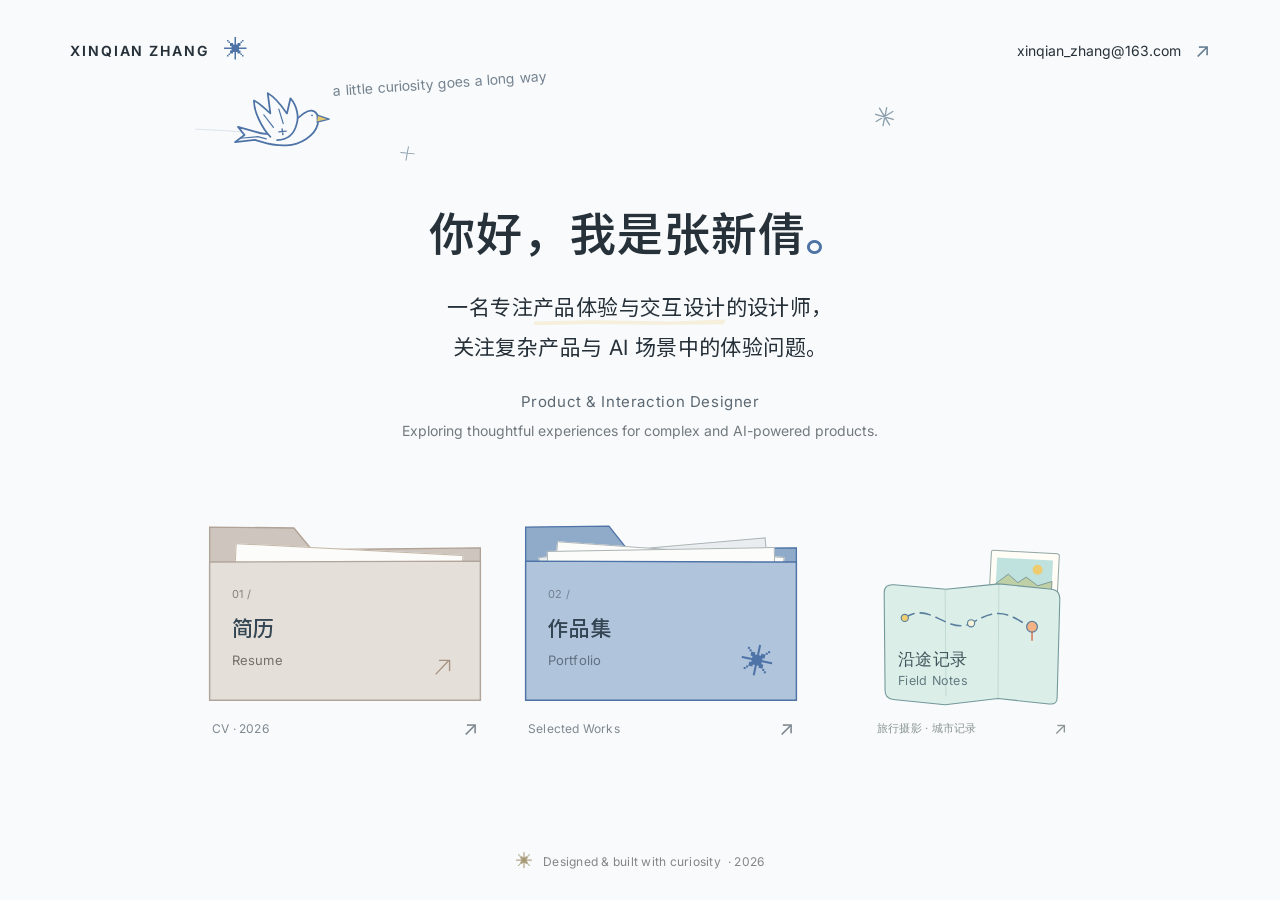
<file: index.html>
<!doctype html>
<html lang="zh-CN">
<head>
  <meta charset="UTF-8">
  <meta name="viewport" content="width=device-width, initial-scale=1">
  <meta name="theme-color" content="#F8FAFB">
  <meta name="description" content="张新倩的个人作品集 · 产品体验与交互设计，关注复杂产品与 AI 场景中的体验问题。">
  <title>张新倩 · Product & Interaction Designer</title>
  <link rel="icon" type="image/svg+xml" href="homepage/assets/favicon.svg">
  <link rel="preload" href="homepage/assets/fonts/inter-latin.woff2" as="font" type="font/woff2" crossorigin>
  <link rel="preload" href="homepage/assets/fonts/noto-sans-sc-page.woff2" as="font" type="font/woff2" crossorigin>
  <link rel="stylesheet" href="homepage/styles.css?v=6">
  <script src="homepage/config.js" defer></script>
  <script src="homepage/portal.js?v=5" defer></script>
</head>
<body>
  <div class="portal">
    <header class="header">
      <a class="wordmark" href="./" aria-label="张新倩 · 首页">XINQIAN ZHANG<span class="wordmark-dot" aria-hidden="true">✳</span></a>
      <a class="email" data-destination="email" href="mailto:xinqian_zhang@163.com" aria-label="联系张新倩：xinqian_zhang@163.com">xinqian_zhang@163.com <span aria-hidden="true">↗</span></a>
    </header>

    <main>
      <div class="air" aria-hidden="true">
        <svg class="star star-one" viewBox="0 0 30 30"><path d="m15 3-1 24M3 15l24-1"/></svg>
        <span class="air-caption">a little curiosity goes a long way</span>
        <svg class="star star-two" viewBox="0 0 30 30"><path d="m15 3 1 24M3 15l24 1M6 6l18 18M24 6 6 24"/></svg>
      </div>
      <section class="intro" aria-labelledby="intro-title">
        <div class="reveal-shapes" aria-hidden="true">
          <svg class="soft-shape left" viewBox="0 0 390 240"><path d="M12 104C25 83 60 95 74 70S64 29 107 24C137 21 153 48 174 42S195 4 231 17C258 27 246 61 267 71S326 58 337 91C344 115 313 131 326 152S376 176 359 203C340 230 300 207 273 213S217 237 191 217 175 175 139 185 110 215 79 201 82 163 55 151 1 134 12 104Z"/></svg>
          <svg class="soft-shape right" viewBox="0 0 390 240"><path d="M25 66C45 42 76 61 99 51S109 16 146 23 174 65 204 57 223 17 254 31 269 76 300 83 367 76 373 112 337 140 328 163 354 199 322 217 272 189 245 193 211 237 177 225 162 183 131 187 88 208 66 184 80 144 58 126 3 95 25 66Z"/></svg>
        </div>
        <h1 id="intro-title">你好，我是张新倩<span class="title-stop">。</span></h1>
        <p class="description">一名专注<span class="emphasis">产品体验与交互设计</span>的设计师，<br class="desktop-break">关注复杂产品与 AI 场景中的体验问题。</p>
        <div class="english">
          <p class="role">Product &amp; Interaction Designer</p>
          <p>Exploring thoughtful experiences for<br class="mobile-break"> complex and AI-powered products.</p>
        </div>
      </section>

      <nav class="destinations" aria-label="简历、作品集与沿途记录">
        <div class="primary-destinations">
          <a class="folder resume" data-destination="resume" href="./resume.html" aria-label="打开简历 Resume">
          <div class="folder-art">
            <svg class="folder-back" viewBox="0 0 300 206" aria-hidden="true"><path d="M7 18L96 19L115 42L293 40V201H7Z"/></svg>
            <div class="papers" aria-hidden="true"><div class="paper cv-paper"><div class="cv-heading"><b></b><span></span></div><i></i><i></i><div class="cv-rule"></div><i></i><i></i><i></i></div></div>
            <div class="folder-cover">
              <svg viewBox="0 0 300 206" aria-hidden="true"><path d="M7 55L293 54V201H7Z"/></svg>
              <div class="folder-label"><span class="folder-number">01 /</span><h2>简历</h2><span class="folder-english">Resume</span><svg class="cover-mark" viewBox="0 0 38 38" aria-hidden="true"><path d="m12 26 15-16m-11 0h12v12"/></svg></div>
            </div>
          </div>
          <div class="folder-caption"><span>CV · 2026</span><span aria-hidden="true">↗</span></div>
          </a>

          <a class="folder portfolio" data-destination="portfolio" href="#portfolio" aria-label="打开作品集 Portfolio">
          <div class="folder-art">
            <svg class="folder-back" viewBox="0 0 300 206" aria-hidden="true"><path d="M7 18L95 17L114 41L293 40V201H7Z"/></svg>
            <div class="papers" aria-hidden="true">
              <div class="paper paper-back"><i></i><i></i></div>
              <div class="paper paper-middle"><div class="mini-row"><b></b><b></b><b></b></div><i></i></div>
              <div class="paper paper-front"><div class="mini-top"><span></span><span></span></div><div class="mini-layout"><b></b><div><i></i><i></i><i></i></div></div></div>
            </div>
            <div class="folder-cover">
              <svg viewBox="0 0 300 206" aria-hidden="true"><path d="M7 54L293 55V201H7Z"/></svg>
              <div class="folder-label"><span class="folder-number">02 /</span><h2>作品集</h2><span class="folder-english">Portfolio</span><span class="cover-spark" aria-hidden="true">✳</span></div>
            </div>
            <div class="bird" data-state="idle" aria-hidden="true">
              <svg class="bird-figure" viewBox="0 0 160 120">
                <g class="bird-feet"><path d="m78 91-3 20-9 1m27-22 3 21 8 1"/></g>
                <path class="bird-body" d="M13 69 40 76C57 82 77 76 89 65L112 46Q125 37 132 48L133 62C129 80 107 94 87 95 65 97 52 91 39 88L9 92 23 81Z"/>
                <path class="bird-tail-line" d="m17 86 26-3 13 3"/>
                <g class="bird-wing bird-wing-open">
                  <path d="M62 82C50 67 38 38 39 19 48 24 57 36 63 42L60 7C73 16 83 34 88 43L94 17C104 31 106 50 102 62 98 78 88 88 72 88"/>
                  <path class="wing-line" d="M53 44 67 66M76 35 82 60"/>
                  <path class="wing-pattern" d="m80 69 1 10m-6-5 11-1"/>
                </g>
                <g class="bird-wing-folded">
                  <path d="M104 66C91 65 69 73 56 84 72 88 92 85 104 66Z"/>
                  <path class="wing-line" d="m72 81 19-9"/>
                </g>
                <path class="bird-beak" d="m133 49 17 5-18 5"/>
                <g class="bird-face"><circle class="bird-eye" cx="124" cy="49" r="1.35"/></g>
              </svg>
            </div>
          </div>
          <div class="folder-caption"><span>Selected Works</span><span aria-hidden="true">↗</span></div>
          </a>
        </div>

        <a class="field-notes-entry" data-destination="fieldNotes" href="field-notes/" aria-label="打开旅行摄影与沿途记录 Field Notes">
          <div class="field-notes-art">
            <div class="travel-photo" aria-hidden="true">
              <svg viewBox="0 0 70 58">
                <rect x="1" y="1" width="68" height="56" rx="2"/>
                <path class="photo-sky" d="M7 8h56v34H7z"/>
                <path class="photo-sun" d="M48 13a5 5 0 1 1 0 10 5 5 0 0 1 0-10Z"/>
                <path class="photo-land" d="m7 34 12-10 10 8 8-6 12 8 14-5v13H7Z"/>
              </svg>
            </div>
            <svg class="travel-map" viewBox="0 0 220 154" aria-hidden="true">
              <path class="map-sheet" d="M12 21Q12 11 23 12l58 5 59-6 59 6q9 1 9 11l-3 110q0 8-9 7l-57-6-59 7-58-6q-9-1-9-10Z"/>
              <path class="map-fold" d="m80 18 1 118m59-125-1 128"/>
              <path class="map-route" pathLength="1" d="M35 49c29-20 48 21 76 5s38-12 66 7"/>
              <circle class="map-point point-one" cx="35" cy="49" r="4"/>
              <circle class="map-point point-two" cx="109" cy="55" r="4"/>
              <g class="map-pin" transform="translate(177 61)">
                <path d="M0 0v13"/>
                <circle cy="-2" r="6"/>
              </g>
            </svg>
            <div class="field-notes-label">
              <strong>沿途记录</strong>
              <span>Field Notes</span>
            </div>
          </div>
          <div class="field-notes-caption">
            <span>旅行摄影 · 城市记录</span>
            <span aria-hidden="true">↗</span>
          </div>
        </a>
      </nav>
    </main>
    <footer><span class="footer-star" aria-hidden="true">✳</span>Designed &amp; built with curiosity <span class="footer-year">· 2026</span></footer>
  </div>
  <svg class="flight-trail" aria-hidden="true"><path/></svg>
  <div class="notice" role="status" aria-live="polite"></div>
  <noscript><p class="noscript-note">请启用 JavaScript 使用入口动画，或直接打开下方内容。</p><p><a href="portfolio.html">打开作品集</a> · <a href="field-notes/">打开沿途记录</a></p></noscript>
</body>
</html>
</file>
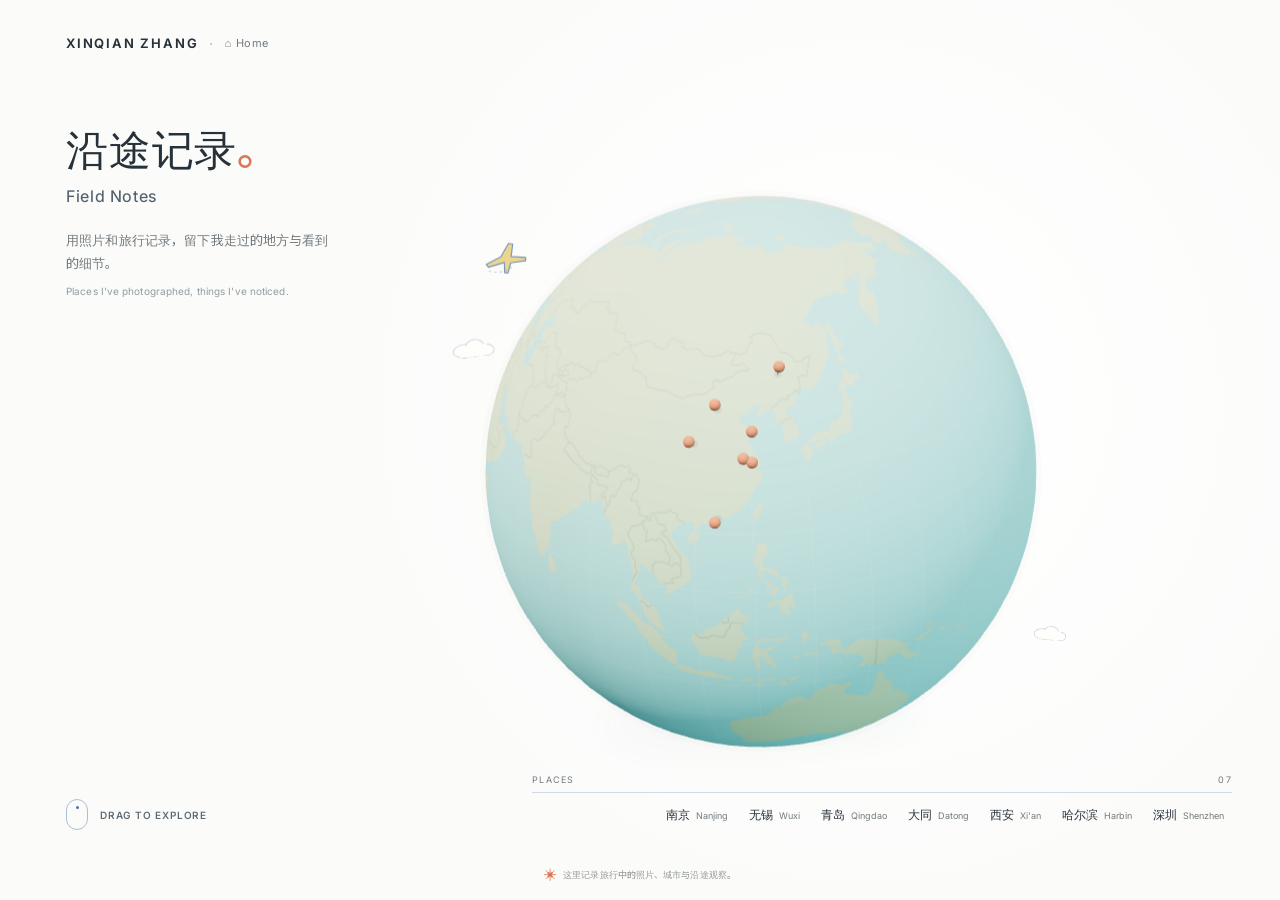
<file: field-notes/index.html>
<!doctype html>
<html lang="zh-CN">
<head>
  <meta charset="UTF-8">
  <meta name="viewport" content="width=device-width, initial-scale=1, viewport-fit=cover">
  <meta name="theme-color" content="#f7f8f6">
  <meta name="description" content="张新倩的沿途记录：照片、城市观察与旅途中的小发现。">
  <meta name="robots" content="index,follow">
  <title>沿途记录 · Field Notes · 张新倩</title>
  <link rel="icon" type="image/svg+xml" href="../homepage/assets/favicon.svg">
  <link rel="preload" href="../homepage/assets/fonts/inter-latin.woff2" as="font" type="font/woff2" crossorigin>
  <link rel="preload" href="../homepage/assets/fonts/noto-sans-sc-page.woff2" as="font" type="font/woff2" crossorigin>
  <link rel="stylesheet" href="./styles.css?v=4">
  <script type="module" src="./app.js?v=4"></script>
</head>
<body>
  <div class="page-shell">
    <header class="site-header">
      <nav class="brand-nav" aria-label="返回首页">
        <a class="wordmark" href="../" aria-label="张新倩首页">XINQIAN ZHANG</a>
        <span class="brand-separator" aria-hidden="true">·</span>
        <a class="home-link" href="../"><span aria-hidden="true">⌂</span> Home</a>
      </nav>
    </header>

    <main class="explorer" id="explorer">
      <section class="globe-stage" aria-labelledby="page-title">
        <div class="intro-block">
          <h1 id="page-title">
            <span class="title-cn">沿途记录<span aria-hidden="true">。</span></span>
            <span class="title-en">Field Notes</span>
          </h1>
          <p class="subtitle subtitle-cn">用照片和旅行记录，留下我走过的地方与看到的细节。</p>
          <p class="subtitle subtitle-en">Places I've photographed, things I've noticed.</p>
        </div>

        <div class="globe-wrap" id="globeWrap">
          <div class="orbit-line orbit-line-one" aria-hidden="true"></div>
          <div class="orbit-line orbit-line-two" aria-hidden="true"></div>
          <canvas id="globeCanvas" aria-hidden="true"></canvas>
          <div class="globe-shadow" aria-hidden="true"></div>

          <div class="marker-layer" id="markerLayer" aria-label="地球上的记录地点"></div>

          <svg class="preview-connector" id="previewConnector" aria-hidden="true">
            <path id="previewConnectorPath"></path>
          </svg>

          <div class="polaroid" id="polaroid" aria-hidden="true">
            <div class="polaroid-image-wrap">
              <img id="polaroidImage" alt="" draggable="false">
            </div>
            <p class="polaroid-city" id="polaroidCity"></p>
            <p class="polaroid-meta" id="polaroidMeta"></p>
          </div>

          <div class="globe-fallback" id="globeFallback" hidden>
            <svg viewBox="0 0 420 420" aria-hidden="true">
              <defs>
                <clipPath id="fallbackClip"><circle cx="210" cy="210" r="156"/></clipPath>
              </defs>
              <circle cx="210" cy="210" r="156" class="fallback-ocean"/>
              <g clip-path="url(#fallbackClip)" class="fallback-land">
                <path d="M31 160c43-15 65-2 87-18 27-19 20-49 57-58 36-8 76 3 79 25 2 15-21 18-29 35-8 16 2 32-10 43-19 18-43-1-63 13-14 10-7 35-26 43-22 10-39-9-62-2-17 5-33 20-51 15z"/>
                <path d="M230 79c31-12 80-8 102 9 18 14 12 30 28 44 24 20 58 14 67 39 8 23-12 39-31 48-26 12-33 33-58 42-20 7-33-11-52-4-23 9-21 37-42 45-20 7-42-10-39-30 3-21 34-34 29-55-4-17-33-18-40-36-6-16 11-31 20-44 13-19-8-38 16-58z"/>
                <path d="M247 299c20-8 45 7 53 23 8 17-8 28-8 43 0 11 10 21 4 31-11 18-45 15-58-1-12-15 2-31-5-46-7-17-12-40 14-50z"/>
              </g>
              <circle cx="210" cy="210" r="156" class="fallback-outline"/>
            </svg>
            <p>你的浏览器暂时无法显示 3D 地球，仍可从下方地点打开记录。</p>
          </div>

          <div class="cloud cloud-one" aria-hidden="true"><i></i><i></i><i></i></div>
          <div class="cloud cloud-two" aria-hidden="true"><i></i><i></i><i></i></div>
          <svg class="tiny-plane" viewBox="0 0 62 45" aria-hidden="true">
            <path d="m5 25 20-6L38 4l5 2-5 15 18 5-1 4-19-1-6 12-4-1 2-13-21 2Z"/>
            <path d="M7 34c9 5 20 5 29 1" class="plane-trail"/>
          </svg>
        </div>

        <div class="stage-footer">
          <div class="drag-hint" aria-hidden="true">
            <span class="drag-icon"><i></i></span>
            <b>Drag to explore</b>
          </div>
          <nav class="places" aria-label="沿途记录地点">
            <p><span>PLACES</span><span id="placeCount">00</span></p>
            <div class="place-list" id="placeList"></div>
          </nav>
        </div>
      </section>

      <aside class="note-panel" id="notePanel" role="dialog" aria-modal="false" aria-hidden="true" aria-labelledby="detailCity" inert>
        <div class="sheet-handle" aria-hidden="true"></div>
        <button class="panel-close" id="panelClose" type="button" aria-label="关闭地点记录">
          <span aria-hidden="true"></span>
          <span aria-hidden="true"></span>
        </button>
        <div class="note-scroll" id="noteScroll">
          <p class="note-index" id="detailIndex"></p>
          <div class="note-heading">
            <div>
              <h2 id="detailCity" tabindex="-1"></h2>
              <p id="detailLocation"></p>
            </div>
            <p class="note-date" id="detailDate"></p>
          </div>
          <div class="demo-label" id="demoLabel" hidden>DEMO CONTENT · 等待替换真实记录</div>
          <p class="note-title" id="detailTitle"></p>
          <p class="note-description" id="detailDescription"></p>
          <figure class="cover-figure">
            <img id="detailCover" alt="">
            <figcaption id="detailCoverCaption"></figcaption>
          </figure>
          <div class="gallery" id="detailGallery"></div>
          <p class="camera-note" id="cameraNote" hidden></p>
          <div class="note-end" aria-hidden="true"><span></span><b>END OF NOTE</b><span></span></div>
        </div>
      </aside>
    </main>

    <footer class="demo-disclaimer">
      <span aria-hidden="true">✳</span>
      这里记录旅行中的照片、城市与沿途观察。
    </footer>
  </div>
  <div class="page-scrim" id="pageScrim" aria-hidden="true"></div>
  <noscript>
    <div class="noscript-card">请启用 JavaScript 体验可旋转的地球；你也可以<a href="../">返回首页</a>。</div>
  </noscript>
</body>
</html>
</file>
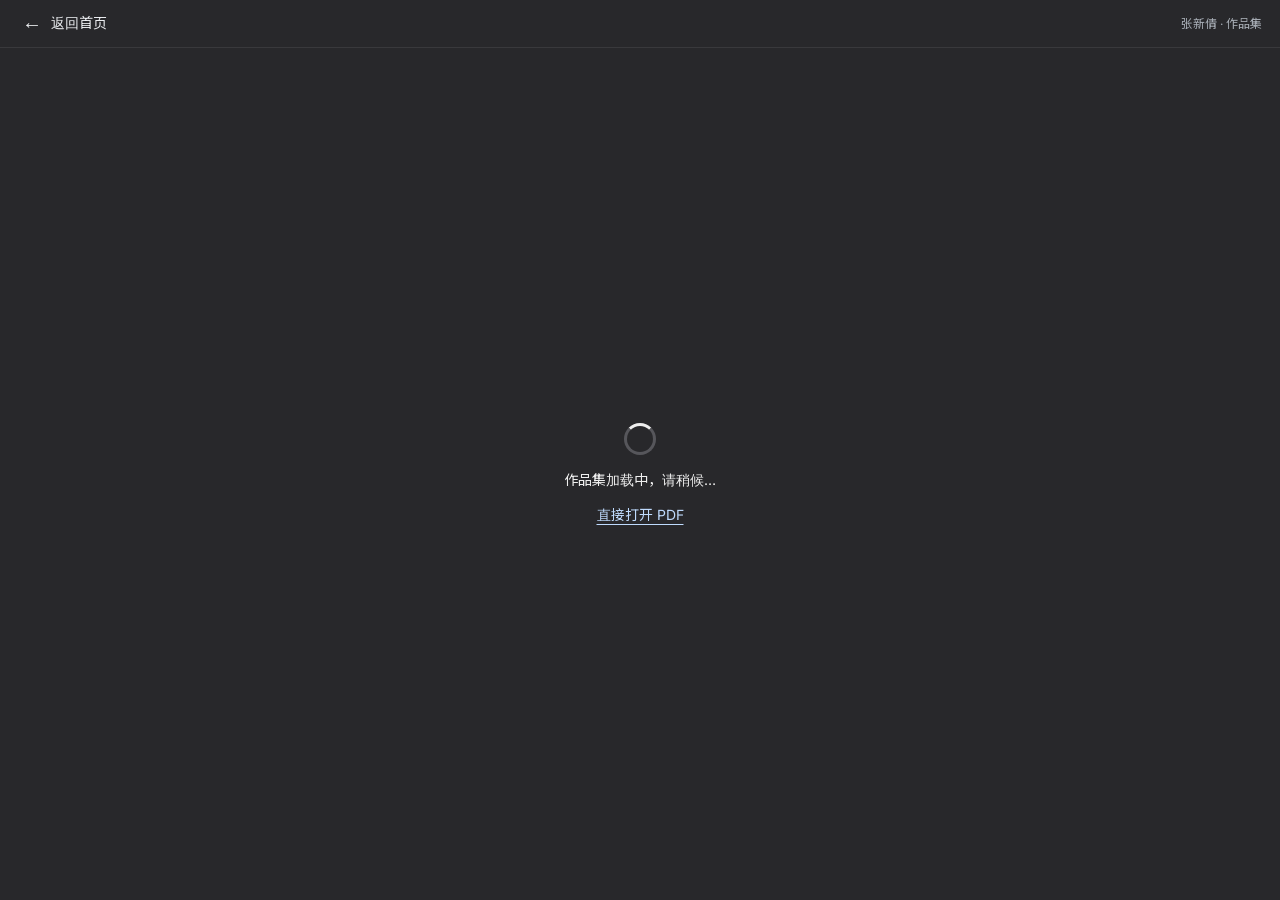
<file: portfolio.html>
<!doctype html>
<html lang="zh-CN">
<head>
  <meta charset="UTF-8">
  <meta name="viewport" content="width=device-width, initial-scale=1">
  <title>张新倩 - 产品设计作品集</title>
  <link rel="icon" href="homepage/assets/favicon.svg" type="image/svg+xml">
  <link rel="stylesheet" href="reader-shell.css?v=1">
  <script src="portfolio-viewer.js?v=4" defer></script>
</head>
<body data-document="portfolio">
  <header class="reader-bar">
    <a class="reader-back" href="./index.html" aria-label="返回首页"><span aria-hidden="true">←</span>返回首页</a>
    <span class="reader-title">张新倩 · 作品集</span>
  </header>
  <div class="loading" id="loading" role="status">
    <div class="spinner" id="spinner" aria-hidden="true"></div>
    <div id="loading-message">作品集加载中，请稍候…</div>
    <a href="Zhang%20Xinqian%20portfolio.pdf?v=1646a52ed7cc" target="_blank" rel="noopener">直接打开 PDF</a>
  </div>
  <iframe id="portfolio" title="张新倩作品集，带页面缩略图导航" allow="fullscreen"></iframe>
  <noscript><style>#spinner { display: none; }</style>请使用上方链接打开文档。</noscript>
</body>
</html>
</file>
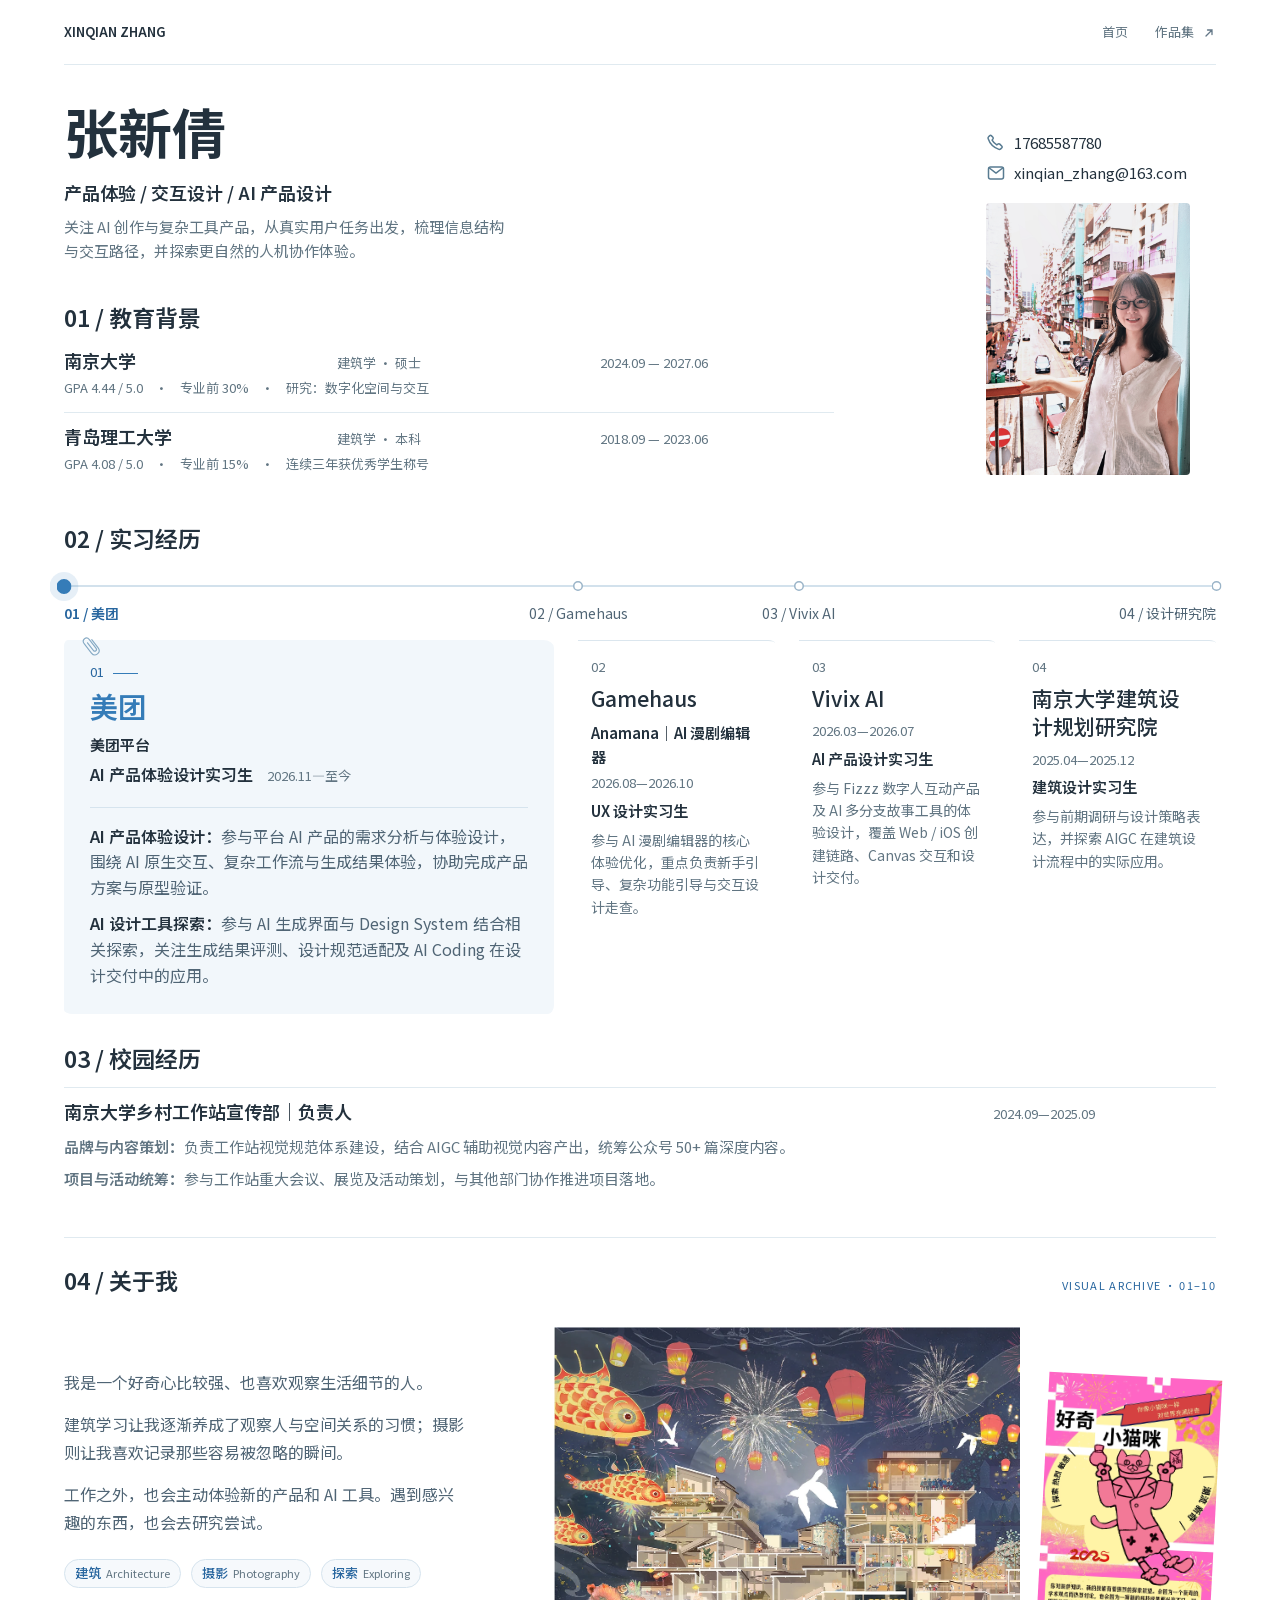
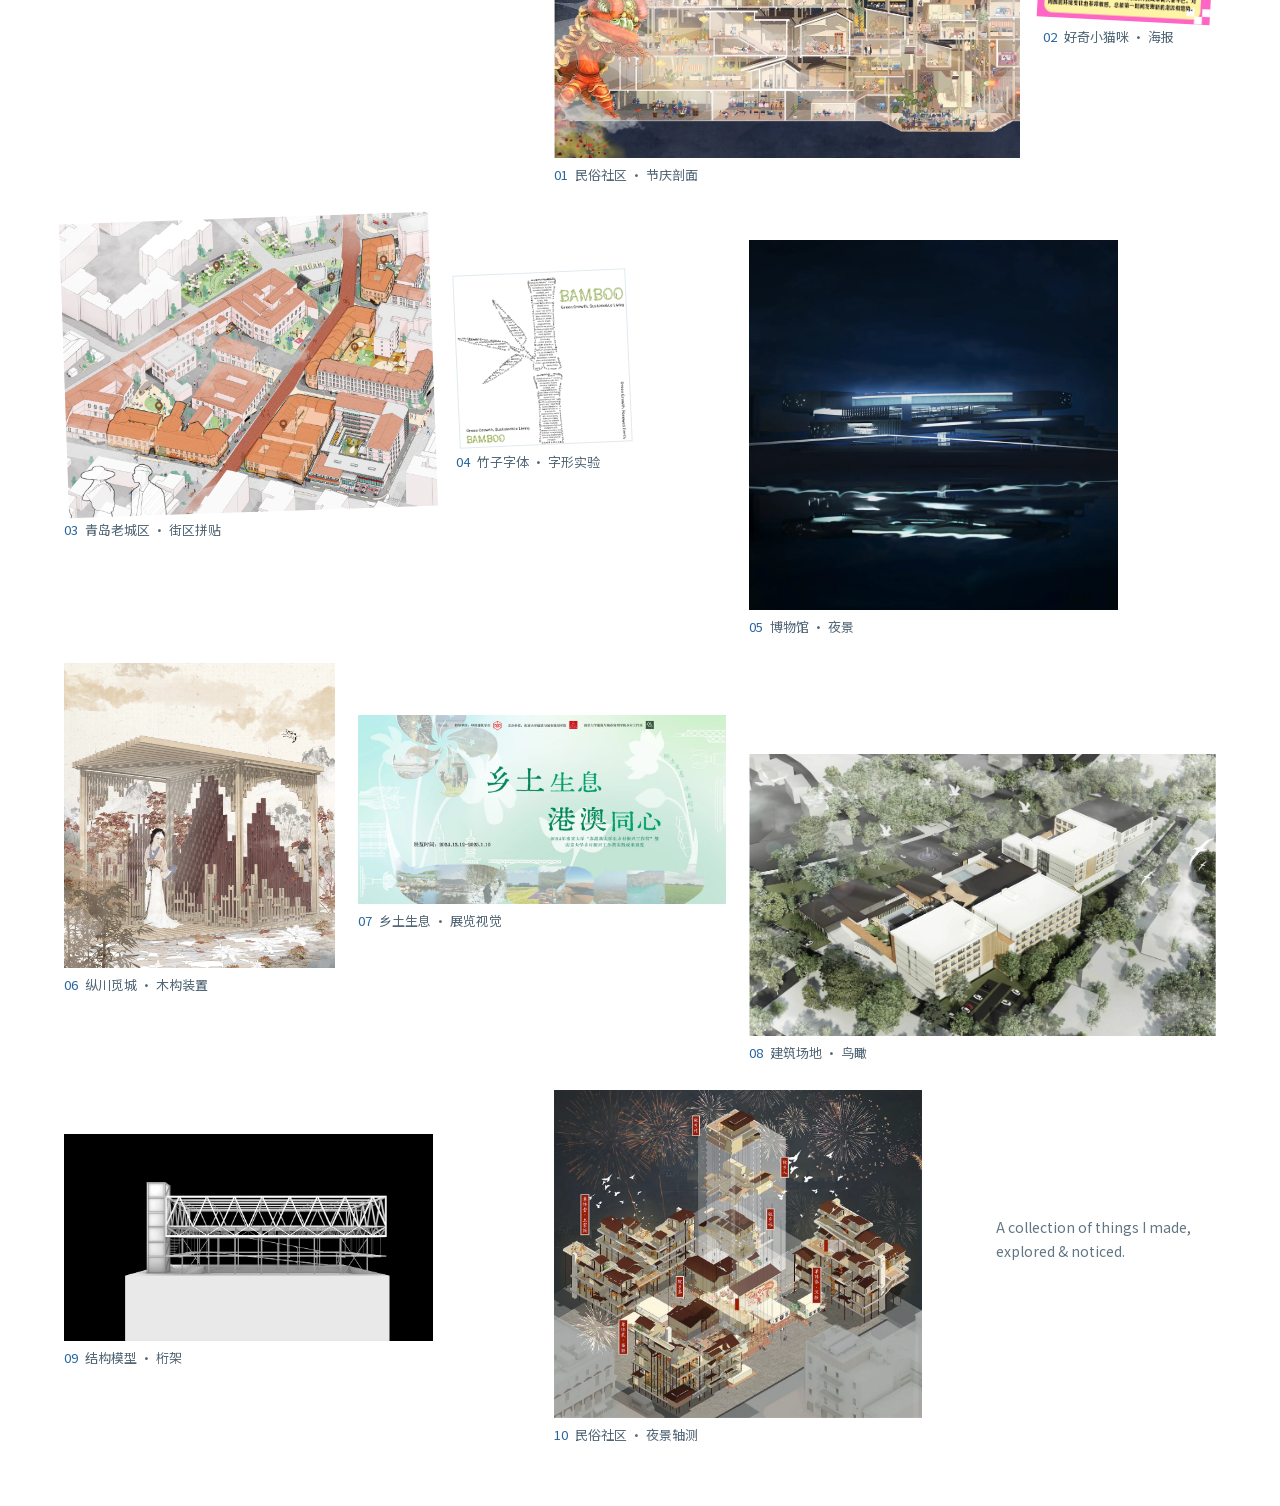
<file: resume.html>
<!doctype html>
<html lang="zh-CN">
<head>
  <meta charset="utf-8">
  <meta name="viewport" content="width=device-width, initial-scale=1">
  <meta name="description" content="张新倩的个人简历，聚焦产品体验、交互设计与 AI 产品设计。">
  <meta name="theme-color" content="#ffffff">
  <title>简历 · 张新倩</title>
  <link rel="icon" href="homepage/assets/favicon.svg" type="image/svg+xml">
  <link rel="stylesheet" href="resume/styles.css">
  <script type="module" src="resume/page.js"></script>
</head>
<body>
  <div class="resume">
    <header class="masthead">
      <a class="wordmark" href="./index.html">XINQIAN ZHANG</a>
      <nav aria-label="网站导航">
        <a href="./index.html">首页</a>
        <a href="./portfolio.html">作品集 <img src="resume/assets/arrow.svg" width="14" height="14" alt=""></a>
      </nav>
    </header>

    <main>
      <div class="profile" id="profile"></div>

      <section class="experience" aria-labelledby="experience-heading" data-active-experience="meituan">
        <h2 id="experience-heading">02 / 实习经历</h2>
        <div class="timeline" role="group" aria-label="切换实习经历"></div>
        <div class="experience-cards"></div>
        <p class="visually-hidden" id="experience-status" role="status"></p>
      </section>

      <section class="ruled-section" aria-labelledby="campus-heading">
        <h2 id="campus-heading">03 / 校园经历</h2>
        <div id="campus"></div>
      </section>

      <section class="about" aria-labelledby="about-heading">
        <header class="about-heading">
          <h2 id="about-heading">04 / 关于我</h2>
          <span lang="en">VISUAL ARCHIVE · 01–10</span>
        </header>
        <div id="about-gallery" class="about-gallery">
          <div class="about-copy">
            <div id="about-introduction" class="about-introduction"></div>
            <ul id="about-interests" class="about-interests" aria-label="个人兴趣"></ul>
          </div>
        </div>
        <dialog class="archive-lightbox" aria-labelledby="archive-lightbox-caption">
          <form method="dialog">
            <button type="submit" aria-label="关闭大图" autofocus>×</button>
          </form>
          <figure>
            <figcaption id="archive-lightbox-caption"></figcaption>
          </figure>
        </dialog>
      </section>

      <noscript><p>启用 JavaScript 后即可查看交互式简历。</p></noscript>
    </main>
  </div>
</body>
</html>
</file>
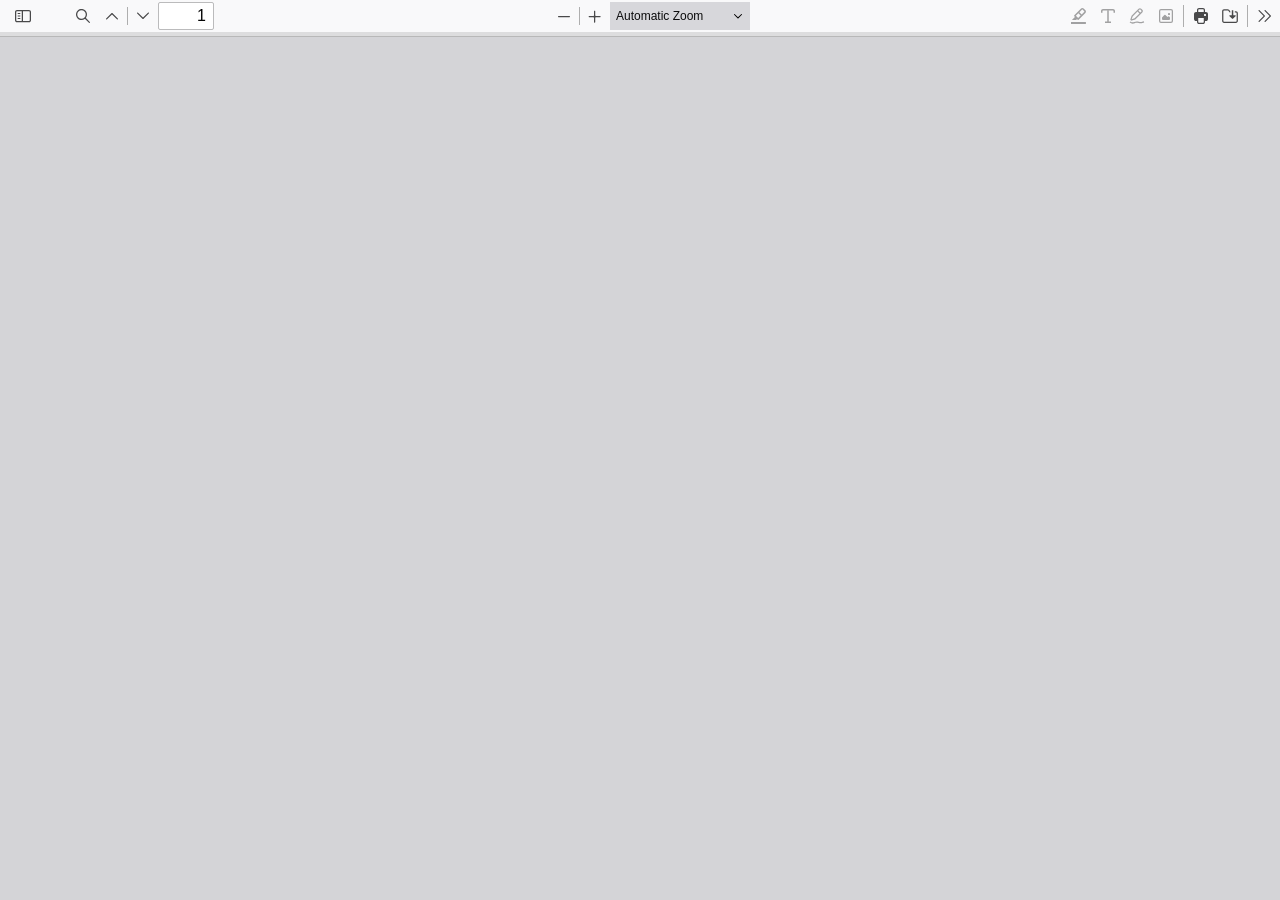
<file: pdfjs/web/viewer.html>
<!doctype html>
<!--
Copyright 2012 Mozilla Foundation

Licensed under the Apache License, Version 2.0 (the "License");
you may not use this file except in compliance with the License.
You may obtain a copy of the License at

    http://www.apache.org/licenses/LICENSE-2.0

Unless required by applicable law or agreed to in writing, software
distributed under the License is distributed on an "AS IS" BASIS,
WITHOUT WARRANTIES OR CONDITIONS OF ANY KIND, either express or implied.
See the License for the specific language governing permissions and
limitations under the License.

Adobe CMap resources are covered by their own copyright but the same license:

    Copyright 1990-2015 Adobe Systems Incorporated.

See https://github.com/adobe-type-tools/cmap-resources
-->
<html dir="ltr" mozdisallowselectionprint>
  <head>
    <meta charset="utf-8" />
    <meta name="viewport" content="width=device-width, initial-scale=1, maximum-scale=1" />
    <meta name="google" content="notranslate" />
    <title>PDF.js viewer</title>

  <meta
      http-equiv="Content-Security-Policy"
      content="default-src 'none'; script-src 'self' 'wasm-unsafe-eval'; worker-src 'self' blob:; style-src 'self'; img-src 'self' blob: data:; media-src blob:; font-src 'self' data:; connect-src * blob: data:; base-uri 'none'; form-action 'none';"
    />

<!-- This snippet is used in production (included from viewer.html) -->
<link rel="resource" type="application/l10n" href="locale/locale.json" />
<script src="../build/pdf.mjs" type="module"></script>

    <link rel="stylesheet" href="viewer.css" />

  <script src="viewer.mjs" type="module"></script>
  </head>

  <body tabindex="0">
    <div id="outerContainer">
      <span id="viewer-alert" class="visuallyHidden" role="alert"></span>

      <div id="mainContainer">
        <div class="toolbar">
          <div id="toolbarContainer">
            <div id="toolbarViewer" class="toolbarHorizontalGroup">
              <div id="toolbarViewerLeft" class="toolbarHorizontalGroup">
                <button
                  id="viewsManagerToggleButton"
                  class="toolbarButton"
                  type="button"
                  tabindex="0"
                  data-l10n-id="pdfjs-toggle-views-manager-button1"
                  aria-expanded="false"
                  aria-haspopup="true"
                  aria-controls="viewsManager"
                >
                  <span data-l10n-id="pdfjs-toggle-views-manager-button1-label"></span>
                </button>
                <div
                  id="viewsManager"
                  class="menuContainer sidebar"
                  hidden="true"
                  role="dialog"
                  aria-describedby="viewsManagerHeaderLabel"
                  data-l10n-id="pdfjs-views-manager-sidebar"
                >
                  <div id="viewsManagerHeader">
                    <div id="viewsManagerTitle">
                      <div id="viewsManagerSelector">
                        <button
                          class="toolbarButton viewsManagerButton hasPopupMenu"
                          type="button"
                          id="viewsManagerSelectorButton"
                          tabindex="0"
                          data-l10n-id="pdfjs-views-manager-view-selector-button"
                          aria-expanded="false"
                          aria-haspopup="listbox"
                          aria-controls="viewsManagerSelectorOptions"
                        >
                          <span data-l10n-id="pdfjs-views-manager-view-selector-button-label"></span>
                        </button>
                        <menu id="viewsManagerSelectorOptions" role="listbox" class="popupMenu withMark">
                          <button id="thumbnailsViewMenu" role="option" type="button" tabindex="-1">
                            <span data-l10n-id="pdfjs-views-manager-pages-option-label"></span>
                          </button>
                          <button id="outlinesViewMenu" role="option" type="button" tabindex="-1">
                            <span data-l10n-id="pdfjs-views-manager-outlines-option-label"></span>
                          </button>
                          <button id="attachmentsViewMenu" role="option" type="button" tabindex="-1">
                            <span data-l10n-id="pdfjs-views-manager-attachments-option-label"></span>
                          </button>
                          <button id="layersViewMenu" role="option" type="button" tabindex="-1">
                            <span data-l10n-id="pdfjs-views-manager-layers-option-label"></span>
                          </button>
                        </menu>
                      </div>
                      <span id="viewsManagerHeaderLabel" class="viewsManagerLabel" role="heading" aria-level="2"></span>
                      <button
                        id="viewsManagerAddFileButton"
                        class="toolbarButton viewsManagerButton"
                        type="button"
                        tabindex="0"
                        data-l10n-id="pdfjs-views-manager-add-file-button"
                        hidden="true"
                      >
                        <span data-l10n-id="pdfjs-views-manager-add-file-button-label"></span>
                        <input id="viewsManagerAddFilePicker" type="file" accept="application/pdf,image/*" multiple />
                      </button>
                      <button
                        id="viewsManagerCurrentOutlineButton"
                        class="toolbarButton viewsManagerButton"
                        type="button"
                        tabindex="0"
                        data-l10n-id="pdfjs-current-outline-item-button"
                        hidden="true"
                      >
                        <span data-l10n-id="pdfjs-current-outline-item-button-label"></span>
                      </button>
                    </div>
                    <div id="viewsManagerStatus">
                      <div id="viewsManagerStatusAction">
                        <span id="viewsManagerStatusActionLabelContainer" class="viewsManagerStatusLabel">
                          <button
                            id="viewsManagerStatusActionDeselectButton"
                            class="hidden"
                            type="button"
                            tabindex="0"
                            role="checkbox"
                            aria-checked="true"
                            aria-labelledby="viewsManagerStatusActionLabel"
                          ></button>
                          <span
                            id="viewsManagerStatusActionLabel"
                            class="viewsManagerStatusLabel"
                            data-l10n-id="pdfjs-views-manager-pages-status-none-action-label"
                          ></span>
                        </span>
                        <div id="actionSelector">
                          <button
                            id="viewsManagerStatusActionButton"
                            class="viewsManagerButton hasPopupMenu"
                            type="button"
                            tabindex="0"
                            aria-haspopup="menu"
                            aria-controls="viewsManagerStatusActionOptions"
                            aria-expanded="false"
                          >
                            <span data-l10n-id="pdfjs-views-manager-pages-status-action-button-label"></span>
                          </button>
                          <menu id="viewsManagerStatusActionOptions" class="popupMenu">
                            <button id="viewsManagerStatusActionCopy" class="noIcon" role="menuitem" type="button" tabindex="-1" disabled>
                              <span data-l10n-id="pdfjs-views-manager-pages-status-copy-button-label"></span>
                            </button>
                            <button id="viewsManagerStatusActionCut" class="noIcon" role="menuitem" type="button" tabindex="-1" disabled>
                              <span data-l10n-id="pdfjs-views-manager-pages-status-cut-button-label"></span>
                            </button>
                            <button id="viewsManagerStatusActionDelete" class="noIcon" role="menuitem" type="button" tabindex="-1" disabled>
                              <span data-l10n-id="pdfjs-views-manager-pages-status-delete-button-label"></span>
                            </button>
                            <button id="viewsManagerStatusActionExport" class="noIcon" role="menuitem" type="button" tabindex="-1" disabled>
                              <span data-l10n-id="pdfjs-views-manager-pages-status-export-selected-button-label"></span>
                            </button>
                          </menu>
                        </div>
                      </div>
                      <div id="viewsManagerStatusUndo" class="hidden">
                        <span id="viewsManagerStatusUndoLabel" class="viewsManagerStatusLabel"></span>
                        <div>
                          <button id="viewsManagerStatusUndoButton" class="viewsManagerButton" type="button" tabindex="0">
                            <span data-l10n-id="pdfjs-views-manager-status-undo-button-label"></span>
                          </button>
                          <button
                            id="viewsManagerStatusUndoCloseButton"
                            class="toolbarButton viewsManagerButton viewsCloseButton"
                            type="button"
                            tabindex="0"
                            data-l10n-id="pdfjs-views-manager-status-close-button"
                          >
                            <span data-l10n-id="pdfjs-views-manager-status-close-button-label"></span>
                          </button>
                        </div>
                      </div>
                      <div id="viewsManagerStatusWarning" class="hidden">
                        <span id="viewsManagerStatusWarningLabel" class="viewsManagerStatusLabel"></span>
                        <button
                          id="viewsManagerStatusWarningCloseButton"
                          class="toolbarButton viewsManagerButton viewsCloseButton"
                          type="button"
                          tabindex="0"
                          data-l10n-id="pdfjs-views-manager-status-close-button"
                        >
                          <span data-l10n-id="pdfjs-views-manager-status-close-button-label"></span>
                        </button>
                      </div>
                      <div id="viewsManagerStatusWaiting" class="hidden">
                        <span id="viewsManagerStatusWaitingLabel" class="viewsManagerStatusLabel"></span>
                        <button
                          id="viewsManagerStatusWaitingCloseButton"
                          class="toolbarButton viewsManagerButton viewsCloseButton"
                          type="button"
                          tabindex="0"
                          data-l10n-id="pdfjs-views-manager-status-close-button"
                        >
                          <span data-l10n-id="pdfjs-views-manager-status-close-button-label"></span>
                        </button>
                      </div>
                    </div>
                  </div>
                  <div id="viewsManagerContent" tabindex="-1">
                    <div id="thumbnailsView" class="thumbnailsView hidden" tabindex="-1"></div>
                    <div id="outlinesView" class="treeView hidden"></div>
                    <div id="attachmentsView" class="hidden"></div>
                    <div id="layersView" class="treeView hidden"></div>
                  </div>
                  <div
                    id="viewsManagerResizer"
                    class="sidebarResizer"
                    role="separator"
                    aria-controls="viewsManager"
                    tabindex="0"
                    data-l10n-id="pdfjs-views-manager-sidebar-resizer"
                  ></div>
                </div>
                <!-- sidebarContainer -->

                <div class="toolbarButtonSpacer"></div>
                <div class="toolbarButtonWithContainer">
                  <button
                    id="viewFindButton"
                    class="toolbarButton"
                    type="button"
                    tabindex="0"
                    data-l10n-id="pdfjs-findbar-button"
                    aria-expanded="false"
                    aria-controls="findbar"
                  >
                    <span data-l10n-id="pdfjs-findbar-button-label"></span>
                  </button>
                  <div class="hidden doorHanger toolbarHorizontalGroup" id="findbar">
                    <div id="findInputContainer" class="toolbarHorizontalGroup">
                      <span class="loadingInput end toolbarHorizontalGroup">
                        <input id="findInput" class="toolbarField" tabindex="0" data-l10n-id="pdfjs-find-input" aria-invalid="false" />
                      </span>
                      <div class="toolbarHorizontalGroup">
                        <button id="findPreviousButton" class="toolbarButton" type="button" tabindex="0" data-l10n-id="pdfjs-find-previous-button">
                          <span data-l10n-id="pdfjs-find-previous-button-label"></span>
                        </button>
                        <div class="splitToolbarButtonSeparator"></div>
                        <button id="findNextButton" class="toolbarButton" type="button" tabindex="0" data-l10n-id="pdfjs-find-next-button">
                          <span data-l10n-id="pdfjs-find-next-button-label"></span>
                        </button>
                      </div>
                    </div>

                    <div id="findbarOptionsOneContainer" class="toolbarHorizontalGroup">
                      <div class="toggleButton toolbarLabel">
                        <input type="checkbox" id="findHighlightAll" tabindex="0" />
                        <label for="findHighlightAll" data-l10n-id="pdfjs-find-highlight-checkbox"></label>
                      </div>
                      <div class="toggleButton toolbarLabel">
                        <input type="checkbox" id="findMatchCase" tabindex="0" />
                        <label for="findMatchCase" data-l10n-id="pdfjs-find-match-case-checkbox-label"></label>
                      </div>
                    </div>
                    <div id="findbarOptionsTwoContainer" class="toolbarHorizontalGroup">
                      <div class="toggleButton toolbarLabel">
                        <input type="checkbox" id="findMatchDiacritics" tabindex="0" />
                        <label for="findMatchDiacritics" data-l10n-id="pdfjs-find-match-diacritics-checkbox-label"></label>
                      </div>
                      <div class="toggleButton toolbarLabel">
                        <input type="checkbox" id="findEntireWord" tabindex="0" />
                        <label for="findEntireWord" data-l10n-id="pdfjs-find-entire-word-checkbox-label"></label>
                      </div>
                    </div>

                    <div id="findbarMessageContainer" class="toolbarHorizontalGroup" aria-live="polite">
                      <span id="findResultsCount" class="toolbarLabel"></span>
                      <span id="findMsg" class="toolbarLabel"></span>
                    </div>
                  </div>
                  <!-- findbar -->
                </div>
                <div class="toolbarHorizontalGroup hiddenSmallView">
                  <button class="toolbarButton" type="button" id="previous" tabindex="0" data-l10n-id="pdfjs-previous-button">
                    <span data-l10n-id="pdfjs-previous-button-label"></span>
                  </button>
                  <div class="splitToolbarButtonSeparator"></div>
                  <button class="toolbarButton" type="button" id="next" tabindex="0" data-l10n-id="pdfjs-next-button">
                    <span data-l10n-id="pdfjs-next-button-label"></span>
                  </button>
                </div>
                <div class="toolbarHorizontalGroup">
                  <span class="loadingInput start toolbarHorizontalGroup">
                    <input
                      type="number"
                      id="pageNumber"
                      class="toolbarField"
                      value="1"
                      min="1"
                      tabindex="0"
                      data-l10n-id="pdfjs-page-input"
                      autocomplete="off"
                    />
                  </span>
                  <span id="numPages" class="toolbarLabel"></span>
                </div>
              </div>
              <div id="toolbarViewerMiddle" class="toolbarHorizontalGroup">
                <div class="toolbarHorizontalGroup">
                  <button id="zoomOutButton" class="toolbarButton" type="button" tabindex="0" data-l10n-id="pdfjs-zoom-out-button">
                    <span data-l10n-id="pdfjs-zoom-out-button-label"></span>
                  </button>
                  <div class="splitToolbarButtonSeparator"></div>
                  <button id="zoomInButton" class="toolbarButton" type="button" tabindex="0" data-l10n-id="pdfjs-zoom-in-button">
                    <span data-l10n-id="pdfjs-zoom-in-button-label"></span>
                  </button>
                </div>
                <span id="scaleSelectContainer" class="dropdownToolbarButton">
                  <select id="scaleSelect" tabindex="0" data-l10n-id="pdfjs-zoom-select">
                    <option id="pageAutoOption" value="auto" selected="selected" data-l10n-id="pdfjs-page-scale-auto"></option>
                    <option id="pageActualOption" value="page-actual" data-l10n-id="pdfjs-page-scale-actual"></option>
                    <option id="pageFitOption" value="page-fit" data-l10n-id="pdfjs-page-scale-fit"></option>
                    <option id="pageWidthOption" value="page-width" data-l10n-id="pdfjs-page-scale-width"></option>
                    <option
                      id="customScaleOption"
                      value="custom"
                      disabled="disabled"
                      hidden="true"
                      data-l10n-id="pdfjs-page-scale-percent"
                      data-l10n-args='{ "scale": 0 }'
                    ></option>
                    <option value="0.5" data-l10n-id="pdfjs-page-scale-percent" data-l10n-args='{ "scale": 50 }'></option>
                    <option value="0.75" data-l10n-id="pdfjs-page-scale-percent" data-l10n-args='{ "scale": 75 }'></option>
                    <option value="1" data-l10n-id="pdfjs-page-scale-percent" data-l10n-args='{ "scale": 100 }'></option>
                    <option value="1.25" data-l10n-id="pdfjs-page-scale-percent" data-l10n-args='{ "scale": 125 }'></option>
                    <option value="1.5" data-l10n-id="pdfjs-page-scale-percent" data-l10n-args='{ "scale": 150 }'></option>
                    <option value="2" data-l10n-id="pdfjs-page-scale-percent" data-l10n-args='{ "scale": 200 }'></option>
                    <option value="3" data-l10n-id="pdfjs-page-scale-percent" data-l10n-args='{ "scale": 300 }'></option>
                    <option value="4" data-l10n-id="pdfjs-page-scale-percent" data-l10n-args='{ "scale": 400 }'></option>
                  </select>
                </span>
              </div>
              <div id="toolbarViewerRight" class="toolbarHorizontalGroup">
                <div id="editorModeButtons" class="toolbarHorizontalGroup">
                  <div id="signatureProperties" class="toolbarButtonWithContainer" hidden="true">
                    <button
                      id="signaturePropertiesButton"
                      class="toolbarButton"
                      type="button"
                      tabindex="0"
                      aria-expanded="false"
                      aria-haspopup="true"
                      aria-controls="signaturePropertiesPanel"
                      data-l10n-id="pdfjs-digital-signature-properties-button"
                    >
                      <span data-l10n-id="pdfjs-digital-signature-properties-button-label"></span>
                    </button>
                    <div class="editorParamsToolbar hidden doorHangerRight" id="signaturePropertiesPanel" role="region">
                      <div id="signaturePropertiesContainer" class="signaturePropertiesContainer">
                        <div id="signaturePropertiesBanner" class="sigBanner" hidden="true" role="status"></div>
                        <ul id="signaturePropertiesList" class="signaturePropertiesList" tabindex="-1"></ul>
                      </div>
                    </div>
                  </div>
                  <div id="signaturePropertiesSeparator" class="verticalToolbarSeparator" hidden="true"></div>
                  <div id="editorComment" class="toolbarButtonWithContainer" hidden="true">
                    <button
                      id="editorCommentButton"
                      class="toolbarButton"
                      type="button"
                      tabindex="0"
                      disabled="disabled"
                      aria-expanded="false"
                      aria-haspopup="true"
                      aria-controls="editorCommentParamsToolbar"
                      data-l10n-id="pdfjs-editor-comment-button"
                    >
                      <span data-l10n-id="pdfjs-editor-comment-button-label"></span>
                    </button>
                    <div class="editorParamsToolbar hidden menu" id="editorCommentParamsToolbar">
                      <div id="editorCommentsSidebar" class="menuContainer comment sidebar" role="landmark" aria-labelledby="editorCommentsSidebarHeader">
                        <div id="editorCommentsSidebarResizer" class="sidebarResizer" role="separator" aria-controls="editorCommentsSidebar" tabindex="0"></div>
                        <div id="editorCommentsSidebarHeader" role="heading" aria-level="2">
                          <span class="commentCount">
                            <span id="editorCommentsSidebarTitle" data-l10n-id="pdfjs-editor-comments-sidebar-title" data-l10n-args='{ "count": 0 }'></span>
                            <span id="editorCommentsSidebarCount"></span>
                          </span>
                          <button id="editorCommentsSidebarCloseButton" type="button" tabindex="0" data-l10n-id="pdfjs-editor-comments-sidebar-close-button">
                            <span data-l10n-id="pdfjs-editor-comments-sidebar-close-button-label"></span>
                          </button>
                        </div>
                        <div id="editorCommentsSidebarListContainer" tabindex="-1">
                          <ul id="editorCommentsSidebarList"></ul>
                        </div>
                      </div>
                    </div>
                  </div>
                  <div id="editorSignature" class="toolbarButtonWithContainer" hidden="true">
                    <button
                      id="editorSignatureButton"
                      class="toolbarButton"
                      type="button"
                      tabindex="0"
                      disabled="disabled"
                      aria-expanded="false"
                      aria-haspopup="true"
                      aria-controls="editorSignatureParamsToolbar"
                      data-l10n-id="pdfjs-editor-signature-button"
                    >
                      <span data-l10n-id="pdfjs-editor-signature-button-label"></span>
                    </button>
                    <div class="editorParamsToolbar hidden doorHangerRight menu" id="editorSignatureParamsToolbar">
                      <div id="addSignatureDoorHanger" class="menuContainer" role="region" data-l10n-id="pdfjs-editor-add-signature-container">
                        <button
                          id="editorSignatureAddSignature"
                          class="toolbarButton labeled"
                          type="button"
                          tabindex="0"
                          data-l10n-id="pdfjs-editor-signature-add-signature-button"
                        >
                          <span data-l10n-id="pdfjs-editor-signature-add-signature-button-label" class="editorParamsLabel"></span>
                        </button>
                      </div>
                    </div>
                  </div>
                  <div id="editorHighlight" class="toolbarButtonWithContainer">
                    <button
                      id="editorHighlightButton"
                      class="toolbarButton"
                      type="button"
                      disabled="disabled"
                      aria-expanded="false"
                      aria-haspopup="true"
                      aria-controls="editorHighlightParamsToolbar"
                      tabindex="0"
                      data-l10n-id="pdfjs-editor-highlight-button"
                    >
                      <span data-l10n-id="pdfjs-editor-highlight-button-label"></span>
                    </button>
                    <div class="editorParamsToolbar hidden doorHangerRight" id="editorHighlightParamsToolbar">
                      <div id="highlightParamsToolbarContainer" class="editorParamsToolbarContainer">
                        <div id="editorHighlightColorPicker" class="colorPicker">
                          <span id="highlightColorPickerLabel" class="editorParamsLabel" data-l10n-id="pdfjs-editor-highlight-colorpicker-label"></span>
                        </div>
                        <div id="editorHighlightThickness">
                          <label
                            for="editorFreeHighlightThickness"
                            class="editorParamsLabel"
                            data-l10n-id="pdfjs-editor-free-highlight-thickness-input"
                          ></label>
                          <div class="thicknessPicker">
                            <input
                              type="range"
                              id="editorFreeHighlightThickness"
                              class="editorParamsSlider"
                              data-l10n-id="pdfjs-editor-free-highlight-thickness-title"
                              value="12"
                              min="8"
                              max="24"
                              step="1"
                              tabindex="0"
                            />
                          </div>
                        </div>
                        <div id="editorHighlightVisibility">
                          <div class="divider"></div>
                          <div class="toggler">
                            <label for="editorHighlightShowAll" class="editorParamsLabel" data-l10n-id="pdfjs-editor-highlight-show-all-button-label"></label>
                            <button
                              id="editorHighlightShowAll"
                              class="toggle-button"
                              type="button"
                              data-l10n-id="pdfjs-editor-highlight-show-all-button"
                              aria-pressed="true"
                              tabindex="0"
                            ></button>
                          </div>
                        </div>
                      </div>
                    </div>
                  </div>
                  <div id="editorFreeText" class="toolbarButtonWithContainer">
                    <button
                      id="editorFreeTextButton"
                      class="toolbarButton"
                      type="button"
                      disabled="disabled"
                      aria-expanded="false"
                      aria-haspopup="true"
                      aria-controls="editorFreeTextParamsToolbar"
                      tabindex="0"
                      data-l10n-id="pdfjs-editor-free-text-button"
                    >
                      <span data-l10n-id="pdfjs-editor-free-text-button-label"></span>
                    </button>
                    <div class="editorParamsToolbar hidden doorHangerRight" id="editorFreeTextParamsToolbar">
                      <div class="editorParamsToolbarContainer">
                        <div class="editorParamsSetter">
                          <label for="editorFreeTextColor" class="editorParamsLabel" data-l10n-id="pdfjs-editor-free-text-color-input"></label>
                          <input type="color" id="editorFreeTextColor" class="editorParamsColor" tabindex="0" />
                        </div>
                        <div class="editorParamsSetter">
                          <label for="editorFreeTextFontSize" class="editorParamsLabel" data-l10n-id="pdfjs-editor-free-text-size-input"></label>
                          <input type="range" id="editorFreeTextFontSize" class="editorParamsSlider" value="10" min="5" max="100" step="1" tabindex="0" />
                        </div>
                      </div>
                    </div>
                  </div>
                  <div id="editorInk" class="toolbarButtonWithContainer">
                    <button
                      id="editorInkButton"
                      class="toolbarButton"
                      type="button"
                      disabled="disabled"
                      aria-expanded="false"
                      aria-haspopup="true"
                      aria-controls="editorInkParamsToolbar"
                      tabindex="0"
                      data-l10n-id="pdfjs-editor-ink-button"
                    >
                      <span data-l10n-id="pdfjs-editor-ink-button-label"></span>
                    </button>
                    <div class="editorParamsToolbar hidden doorHangerRight" id="editorInkParamsToolbar">
                      <div class="editorParamsToolbarContainer">
                        <div class="editorParamsSetter">
                          <label for="editorInkColor" class="editorParamsLabel" data-l10n-id="pdfjs-editor-ink-color-input"></label>
                          <input type="color" id="editorInkColor" class="editorParamsColor" tabindex="0" />
                        </div>
                        <div class="editorParamsSetter">
                          <label for="editorInkThickness" class="editorParamsLabel" data-l10n-id="pdfjs-editor-ink-thickness-input"></label>
                          <input type="range" id="editorInkThickness" class="editorParamsSlider" value="1" min="1" max="20" step="1" tabindex="0" />
                        </div>
                        <div class="editorParamsSetter">
                          <label for="editorInkOpacity" class="editorParamsLabel" data-l10n-id="pdfjs-editor-ink-opacity-input"></label>
                          <input type="range" id="editorInkOpacity" class="editorParamsSlider" value="1" min="0.05" max="1" step="0.05" tabindex="0" />
                        </div>
                      </div>
                    </div>
                  </div>
                  <div id="editorStamp" class="toolbarButtonWithContainer">
                    <button
                      id="editorStampButton"
                      class="toolbarButton"
                      type="button"
                      disabled="disabled"
                      aria-expanded="false"
                      aria-haspopup="true"
                      aria-controls="editorStampParamsToolbar"
                      tabindex="0"
                      data-l10n-id="pdfjs-editor-stamp-button"
                    >
                      <span data-l10n-id="pdfjs-editor-stamp-button-label"></span>
                    </button>
                    <div class="editorParamsToolbar hidden doorHangerRight menu" id="editorStampParamsToolbar">
                      <div class="menuContainer">
                        <button
                          id="editorStampAddImage"
                          class="toolbarButton labeled"
                          type="button"
                          tabindex="0"
                          data-l10n-id="pdfjs-editor-stamp-add-image-button"
                        >
                          <span class="editorParamsLabel" data-l10n-id="pdfjs-editor-stamp-add-image-button-label"></span>
                        </button>
                      </div>
                    </div>
                  </div>
                </div>

                <div id="editorModeSeparator" class="verticalToolbarSeparator"></div>

                <div class="toolbarHorizontalGroup hiddenMediumView">
                  <button id="printButton" class="toolbarButton" type="button" tabindex="0" data-l10n-id="pdfjs-print-button">
                    <span data-l10n-id="pdfjs-print-button-label"></span>
                  </button>

                  <button id="downloadButton" class="toolbarButton" type="button" tabindex="0" data-l10n-id="pdfjs-save-button">
                    <span data-l10n-id="pdfjs-save-button-label"></span>
                  </button>
                </div>

                <div class="verticalToolbarSeparator hiddenMediumView"></div>

                <div id="secondaryToolbarToggle" class="toolbarButtonWithContainer">
                  <button
                    id="secondaryToolbarToggleButton"
                    class="toolbarButton"
                    type="button"
                    tabindex="0"
                    data-l10n-id="pdfjs-tools-button"
                    aria-expanded="false"
                    aria-haspopup="true"
                    aria-controls="secondaryToolbar"
                  >
                    <span data-l10n-id="pdfjs-tools-button-label"></span>
                  </button>
                  <div id="secondaryToolbar" class="hidden doorHangerRight menu">
                    <div id="secondaryToolbarButtonContainer" class="menuContainer">
                      <button id="secondaryOpenFile" class="toolbarButton labeled" type="button" tabindex="0" data-l10n-id="pdfjs-open-file-button">
                        <span data-l10n-id="pdfjs-open-file-button-label"></span>
                      </button>

                      <div class="visibleMediumView">
                        <button id="secondaryPrint" class="toolbarButton labeled" type="button" tabindex="0" data-l10n-id="pdfjs-print-button">
                          <span data-l10n-id="pdfjs-print-button-label"></span>
                        </button>

                        <button id="secondaryDownload" class="toolbarButton labeled" type="button" tabindex="0" data-l10n-id="pdfjs-save-button">
                          <span data-l10n-id="pdfjs-save-button-label"></span>
                        </button>

                      </div>

                      <div class="horizontalToolbarSeparator"></div>

                      <button id="presentationMode" class="toolbarButton labeled" type="button" tabindex="0" data-l10n-id="pdfjs-presentation-mode-button">
                        <span data-l10n-id="pdfjs-presentation-mode-button-label"></span>
                      </button>

                      <a href="#" id="viewBookmark" class="toolbarButton labeled" tabindex="0" data-l10n-id="pdfjs-bookmark-button">
                        <span data-l10n-id="pdfjs-bookmark-button-label"></span>
                      </a>

                      <div id="viewBookmarkSeparator" class="horizontalToolbarSeparator"></div>

                      <button id="firstPage" class="toolbarButton labeled" type="button" tabindex="0" data-l10n-id="pdfjs-first-page-button">
                        <span data-l10n-id="pdfjs-first-page-button-label"></span>
                      </button>
                      <button id="lastPage" class="toolbarButton labeled" type="button" tabindex="0" data-l10n-id="pdfjs-last-page-button">
                        <span data-l10n-id="pdfjs-last-page-button-label"></span>
                      </button>

                      <div class="horizontalToolbarSeparator"></div>

                      <button id="pageRotateCw" class="toolbarButton labeled" type="button" tabindex="0" data-l10n-id="pdfjs-page-rotate-cw-button">
                        <span data-l10n-id="pdfjs-page-rotate-cw-button-label"></span>
                      </button>
                      <button id="pageRotateCcw" class="toolbarButton labeled" type="button" tabindex="0" data-l10n-id="pdfjs-page-rotate-ccw-button">
                        <span data-l10n-id="pdfjs-page-rotate-ccw-button-label"></span>
                      </button>

                      <div class="horizontalToolbarSeparator"></div>

                      <div id="cursorToolButtons" role="radiogroup">
                        <button
                          id="cursorSelectTool"
                          class="toolbarButton labeled toggled"
                          type="button"
                          tabindex="0"
                          data-l10n-id="pdfjs-cursor-text-select-tool-button"
                          role="radio"
                          aria-checked="true"
                        >
                          <span data-l10n-id="pdfjs-cursor-text-select-tool-button-label"></span>
                        </button>
                        <button
                          id="cursorHandTool"
                          class="toolbarButton labeled"
                          type="button"
                          tabindex="0"
                          data-l10n-id="pdfjs-cursor-hand-tool-button"
                          role="radio"
                          aria-checked="false"
                        >
                          <span data-l10n-id="pdfjs-cursor-hand-tool-button-label"></span>
                        </button>
                      </div>

                      <div class="horizontalToolbarSeparator"></div>

                      <div id="scrollModeButtons" role="radiogroup">
                        <button
                          id="scrollPage"
                          class="toolbarButton labeled"
                          type="button"
                          tabindex="0"
                          data-l10n-id="pdfjs-scroll-page-button"
                          role="radio"
                          aria-checked="false"
                        >
                          <span data-l10n-id="pdfjs-scroll-page-button-label"></span>
                        </button>
                        <button
                          id="scrollVertical"
                          class="toolbarButton labeled toggled"
                          type="button"
                          tabindex="0"
                          data-l10n-id="pdfjs-scroll-vertical-button"
                          role="radio"
                          aria-checked="true"
                        >
                          <span data-l10n-id="pdfjs-scroll-vertical-button-label"></span>
                        </button>
                        <button
                          id="scrollHorizontal"
                          class="toolbarButton labeled"
                          type="button"
                          tabindex="0"
                          data-l10n-id="pdfjs-scroll-horizontal-button"
                          role="radio"
                          aria-checked="false"
                        >
                          <span data-l10n-id="pdfjs-scroll-horizontal-button-label"></span>
                        </button>
                        <button
                          id="scrollWrapped"
                          class="toolbarButton labeled"
                          type="button"
                          tabindex="0"
                          data-l10n-id="pdfjs-scroll-wrapped-button"
                          role="radio"
                          aria-checked="false"
                        >
                          <span data-l10n-id="pdfjs-scroll-wrapped-button-label"></span>
                        </button>
                      </div>

                      <div class="horizontalToolbarSeparator"></div>

                      <div id="spreadModeButtons" role="radiogroup">
                        <button
                          id="spreadNone"
                          class="toolbarButton labeled toggled"
                          type="button"
                          tabindex="0"
                          data-l10n-id="pdfjs-spread-none-button"
                          role="radio"
                          aria-checked="true"
                        >
                          <span data-l10n-id="pdfjs-spread-none-button-label"></span>
                        </button>
                        <button
                          id="spreadOdd"
                          class="toolbarButton labeled"
                          type="button"
                          tabindex="0"
                          data-l10n-id="pdfjs-spread-odd-button"
                          role="radio"
                          aria-checked="false"
                        >
                          <span data-l10n-id="pdfjs-spread-odd-button-label"></span>
                        </button>
                        <button
                          id="spreadEven"
                          class="toolbarButton labeled"
                          type="button"
                          tabindex="0"
                          data-l10n-id="pdfjs-spread-even-button"
                          role="radio"
                          aria-checked="false"
                        >
                          <span data-l10n-id="pdfjs-spread-even-button-label"></span>
                        </button>
                      </div>

                      <div id="imageAltTextSettingsSeparator" class="horizontalToolbarSeparator hidden"></div>
                      <button
                        id="imageAltTextSettings"
                        type="button"
                        class="toolbarButton labeled hidden"
                        tabindex="0"
                        data-l10n-id="pdfjs-image-alt-text-settings-button"
                        aria-controls="altTextSettingsDialog"
                      >
                        <span data-l10n-id="pdfjs-image-alt-text-settings-button-label"></span>
                      </button>

                      <div class="horizontalToolbarSeparator"></div>

                      <button
                        id="documentProperties"
                        class="toolbarButton labeled"
                        type="button"
                        tabindex="0"
                        data-l10n-id="pdfjs-document-properties-button"
                        aria-controls="documentPropertiesDialog"
                      >
                        <span data-l10n-id="pdfjs-document-properties-button-label"></span>
                      </button>
                    </div>
                  </div>
                  <!-- secondaryToolbar -->
                </div>
              </div>
            </div>
            <div id="loadingBar">
              <div class="progress">
                <div class="glimmer"></div>
              </div>
            </div>
          </div>
        </div>

        <div id="viewerContainer" tabindex="0">
          <div id="viewer" class="pdfViewer"></div>
        </div>
      </div>
      <!-- mainContainer -->

      <div id="dialogContainer">
        <dialog id="passwordDialog">
          <div class="row">
            <label for="password" id="passwordText" data-l10n-id="pdfjs-password-label"></label>
          </div>
          <div class="row">
            <input type="password" id="password" class="toolbarField" />
          </div>
          <div class="buttonRow">
            <button id="passwordCancel" class="secondaryButton" type="button"><span data-l10n-id="pdfjs-password-cancel-button"></span></button>
            <button id="passwordSubmit" class="primaryButton" type="button"><span data-l10n-id="pdfjs-password-ok-button"></span></button>
          </div>
        </dialog>
        <dialog id="documentPropertiesDialog">
          <div class="row">
            <span id="fileNameLabel" data-l10n-id="pdfjs-document-properties-file-name"></span>
            <p id="fileNameField" aria-labelledby="fileNameLabel">-</p>
          </div>
          <div class="row">
            <span id="fileSizeLabel" data-l10n-id="pdfjs-document-properties-file-size"></span>
            <p id="fileSizeField" aria-labelledby="fileSizeLabel">-</p>
          </div>
          <div class="separator"></div>
          <div class="row">
            <span id="titleLabel" data-l10n-id="pdfjs-document-properties-title"></span>
            <p id="titleField" aria-labelledby="titleLabel">-</p>
          </div>
          <div class="row">
            <span id="authorLabel" data-l10n-id="pdfjs-document-properties-author"></span>
            <p id="authorField" aria-labelledby="authorLabel">-</p>
          </div>
          <div class="row">
            <span id="subjectLabel" data-l10n-id="pdfjs-document-properties-subject"></span>
            <p id="subjectField" aria-labelledby="subjectLabel">-</p>
          </div>
          <div class="row">
            <span id="keywordsLabel" data-l10n-id="pdfjs-document-properties-keywords"></span>
            <p id="keywordsField" aria-labelledby="keywordsLabel">-</p>
          </div>
          <div class="row">
            <span id="creationDateLabel" data-l10n-id="pdfjs-document-properties-creation-date"></span>
            <p id="creationDateField" aria-labelledby="creationDateLabel">-</p>
          </div>
          <div class="row">
            <span id="modificationDateLabel" data-l10n-id="pdfjs-document-properties-modification-date"></span>
            <p id="modificationDateField" aria-labelledby="modificationDateLabel">-</p>
          </div>
          <div class="row">
            <span id="creatorLabel" data-l10n-id="pdfjs-document-properties-creator"></span>
            <p id="creatorField" aria-labelledby="creatorLabel">-</p>
          </div>
          <div class="separator"></div>
          <div class="row">
            <span id="producerLabel" data-l10n-id="pdfjs-document-properties-producer"></span>
            <p id="producerField" aria-labelledby="producerLabel">-</p>
          </div>
          <div class="row">
            <span id="versionLabel" data-l10n-id="pdfjs-document-properties-version"></span>
            <p id="versionField" aria-labelledby="versionLabel">-</p>
          </div>
          <div class="row">
            <span id="pageCountLabel" data-l10n-id="pdfjs-document-properties-page-count"></span>
            <p id="pageCountField" aria-labelledby="pageCountLabel">-</p>
          </div>
          <div class="row">
            <span id="pageSizeLabel" data-l10n-id="pdfjs-document-properties-page-size"></span>
            <p id="pageSizeField" aria-labelledby="pageSizeLabel">-</p>
          </div>
          <div class="separator"></div>
          <div class="row">
            <span id="linearizedLabel" data-l10n-id="pdfjs-document-properties-linearized"></span>
            <p id="linearizedField" aria-labelledby="linearizedLabel">-</p>
          </div>
          <div class="buttonRow">
            <button id="documentPropertiesClose" class="secondaryButton" type="button">
              <span data-l10n-id="pdfjs-document-properties-close-button"></span>
            </button>
          </div>
        </dialog>
        <dialog class="dialog altText" id="altTextDialog" aria-labelledby="dialogLabel" aria-describedby="dialogDescription">
          <div id="altTextContainer" class="mainContainer">
            <div id="overallDescription">
              <span id="dialogLabel" data-l10n-id="pdfjs-editor-alt-text-dialog-label" class="title"></span>
              <span id="dialogDescription" data-l10n-id="pdfjs-editor-alt-text-dialog-description"></span>
            </div>
            <div id="addDescription">
              <div class="radio">
                <div class="radioButton">
                  <input type="radio" id="descriptionButton" name="altTextOption" tabindex="0" aria-describedby="descriptionAreaLabel" checked />
                  <label for="descriptionButton" data-l10n-id="pdfjs-editor-alt-text-add-description-label"></label>
                </div>
                <div class="radioLabel">
                  <span id="descriptionAreaLabel" data-l10n-id="pdfjs-editor-alt-text-add-description-description"></span>
                </div>
              </div>
              <div class="descriptionArea">
                <textarea id="descriptionTextarea" aria-labelledby="descriptionAreaLabel" data-l10n-id="pdfjs-editor-alt-text-textarea" tabindex="0"></textarea>
              </div>
            </div>
            <div id="markAsDecorative">
              <div class="radio">
                <div class="radioButton">
                  <input type="radio" id="decorativeButton" name="altTextOption" aria-describedby="decorativeLabel" />
                  <label for="decorativeButton" data-l10n-id="pdfjs-editor-alt-text-mark-decorative-label"></label>
                </div>
                <div class="radioLabel">
                  <span id="decorativeLabel" data-l10n-id="pdfjs-editor-alt-text-mark-decorative-description"></span>
                </div>
              </div>
            </div>
            <div id="buttons">
              <button id="altTextCancel" class="secondaryButton" type="button" tabindex="0">
                <span data-l10n-id="pdfjs-editor-alt-text-cancel-button"></span>
              </button>
              <button id="altTextSave" class="primaryButton" type="button" tabindex="0"><span data-l10n-id="pdfjs-editor-alt-text-save-button"></span></button>
            </div>
          </div>
        </dialog>
        <dialog class="dialog newAltText" id="newAltTextDialog" aria-labelledby="newAltTextTitle" aria-describedby="newAltTextDescription" tabindex="0">
          <div id="newAltTextContainer" class="mainContainer">
            <div class="title">
              <span id="newAltTextTitle" data-l10n-id="pdfjs-editor-new-alt-text-dialog-edit-label" role="sectionhead" tabindex="0"></span>
            </div>
            <div id="mainContent">
              <div id="descriptionAndSettings">
                <div id="descriptionInstruction">
                  <div id="newAltTextDescriptionContainer">
                    <div class="altTextSpinner" role="status" aria-live="polite"></div>
                    <textarea
                      id="newAltTextDescriptionTextarea"
                      aria-labelledby="descriptionAreaLabel"
                      data-l10n-id="pdfjs-editor-new-alt-text-textarea"
                      tabindex="0"
                    ></textarea>
                  </div>
                  <span id="newAltTextDescription" role="note" data-l10n-id="pdfjs-editor-new-alt-text-description"></span>
                  <div id="newAltTextDisclaimer" role="note">
                    <div>
                      <span data-l10n-id="pdfjs-editor-new-alt-text-disclaimer1"></span>
                      <a
                        href="https://support.mozilla.org/en-US/kb/pdf-alt-text"
                        target="_blank"
                        rel="noopener noreferrer"
                        id="newAltTextLearnMore"
                        data-l10n-id="pdfjs-editor-new-alt-text-disclaimer-learn-more-url"
                        tabindex="0"
                      ></a>
                    </div>
                  </div>
                </div>
                <div id="newAltTextCreateAutomatically" class="toggler">
                  <button id="newAltTextCreateAutomaticallyButton" class="toggle-button" type="button" aria-pressed="true" tabindex="0"></button>
                  <label
                    for="newAltTextCreateAutomaticallyButton"
                    class="togglerLabel"
                    data-l10n-id="pdfjs-editor-new-alt-text-create-automatically-button-label"
                  ></label>
                </div>
                <div id="newAltTextDownloadModel" class="hidden">
                  <span
                    id="newAltTextDownloadModelDescription"
                    data-l10n-id="pdfjs-editor-new-alt-text-ai-model-downloading-progress"
                    aria-valuemin="0"
                    data-l10n-args='{ "totalSize": 0, "downloadedSize": 0 }'
                  ></span>
                </div>
              </div>
              <div id="newAltTextImagePreview"></div>
            </div>
            <div id="newAltTextError" class="messageBar">
              <div>
                <div>
                  <span class="title" data-l10n-id="pdfjs-editor-new-alt-text-error-title"></span>
                  <span class="description" data-l10n-id="pdfjs-editor-new-alt-text-error-description"></span>
                </div>
                <button id="newAltTextCloseButton" class="closeButton" type="button" tabindex="0">
                  <span data-l10n-id="pdfjs-editor-new-alt-text-error-close-button"></span>
                </button>
              </div>
            </div>
            <div id="newAltTextButtons" class="dialogButtonsGroup">
              <button id="newAltTextCancel" type="button" class="secondaryButton hidden" tabindex="0">
                <span data-l10n-id="pdfjs-editor-alt-text-cancel-button"></span>
              </button>
              <button id="newAltTextNotNow" type="button" class="secondaryButton" tabindex="0">
                <span data-l10n-id="pdfjs-editor-new-alt-text-not-now-button"></span>
              </button>
              <button id="newAltTextSave" type="button" class="primaryButton" tabindex="0">
                <span data-l10n-id="pdfjs-editor-alt-text-save-button"></span>
              </button>
            </div>
          </div>
        </dialog>

        <dialog class="dialog" id="altTextSettingsDialog" aria-labelledby="altTextSettingsTitle">
          <div id="altTextSettingsContainer" class="mainContainer">
            <div class="title">
              <span id="altTextSettingsTitle" data-l10n-id="pdfjs-editor-alt-text-settings-dialog-label" role="sectionhead" tabindex="0" class="title"></span>
            </div>
            <div id="automaticAltText">
              <span data-l10n-id="pdfjs-editor-alt-text-settings-automatic-title"></span>
              <div id="automaticSettings">
                <div id="createModelSetting">
                  <div class="toggler">
                    <button id="createModelButton" type="button" class="toggle-button" aria-pressed="true" tabindex="0"></button>
                    <label for="createModelButton" class="togglerLabel" data-l10n-id="pdfjs-editor-alt-text-settings-create-model-button-label"></label>
                  </div>
                  <div id="createModelDescription" class="description">
                    <span data-l10n-id="pdfjs-editor-alt-text-settings-create-model-description"></span>
                    <a
                      href="https://support.mozilla.org/en-US/kb/pdf-alt-text"
                      target="_blank"
                      rel="noopener noreferrer"
                      id="altTextSettingsLearnMore"
                      data-l10n-id="pdfjs-editor-new-alt-text-disclaimer-learn-more-url"
                      tabindex="0"
                    ></a>
                  </div>
                </div>
              </div>
            </div>
            <div class="dialogSeparator"></div>
            <div id="altTextEditor">
              <span data-l10n-id="pdfjs-editor-alt-text-settings-editor-title"></span>
              <div id="showAltTextEditor">
                <div class="toggler">
                  <button id="showAltTextDialogButton" type="button" class="toggle-button" aria-pressed="true" tabindex="0"></button>
                  <label for="showAltTextDialogButton" class="togglerLabel" data-l10n-id="pdfjs-editor-alt-text-settings-show-dialog-button-label"></label>
                </div>
                <div id="showAltTextDialogDescription" class="description">
                  <span data-l10n-id="pdfjs-editor-alt-text-settings-show-dialog-description"></span>
                </div>
              </div>
            </div>
            <div id="buttons" class="dialogButtonsGroup">
              <button id="altTextSettingsCloseButton" type="button" class="primaryButton" tabindex="0">
                <span data-l10n-id="pdfjs-editor-alt-text-settings-close-button"></span>
              </button>
            </div>
          </div>
        </dialog>

        <dialog class="dialog signatureDialog" id="addSignatureDialog" aria-labelledby="addSignatureDialogLabel">
          <span id="addSignatureDialogLabel" data-l10n-id="pdfjs-editor-add-signature-dialog-label"></span>
          <div id="addSignatureContainer" class="mainContainer">
            <div class="title">
              <span role="sectionhead" data-l10n-id="pdfjs-editor-add-signature-dialog-title" tabindex="0"></span>
            </div>
            <div role="tablist" id="addSignatureOptions">
              <button
                id="addSignatureTypeButton"
                type="button"
                role="tab"
                aria-selected="true"
                aria-controls="addSignatureTypeContainer"
                data-l10n-id="pdfjs-editor-add-signature-type-button"
                tabindex="0"
              ></button>
              <button
                id="addSignatureDrawButton"
                type="button"
                role="tab"
                aria-selected="false"
                aria-controls="addSignatureDrawContainer"
                data-l10n-id="pdfjs-editor-add-signature-draw-button"
                tabindex="0"
              ></button>
              <button
                id="addSignatureImageButton"
                type="button"
                role="tab"
                aria-selected="false"
                aria-controls="addSignatureImageContainer"
                data-l10n-id="pdfjs-editor-add-signature-image-button"
                tabindex="-1"
              ></button>
            </div>
            <div id="addSignatureActionContainer" data-selected="type">
              <div id="addSignatureTypeContainer" role="tabpanel" aria-labelledby="addSignatureTypeButton">
                <input id="addSignatureTypeInput" type="text" data-l10n-id="pdfjs-editor-add-signature-type-input" tabindex="0" />
              </div>
              <div id="addSignatureDrawContainer" role="tabpanel" aria-labelledby="addSignatureDrawButton" tabindex="-1">
                <svg id="addSignatureDraw" xmlns="http://www.w3.org/2000/svg" aria-labelledby="addSignatureDrawPlaceholder"></svg>
                <span id="addSignatureDrawPlaceholder" data-l10n-id="pdfjs-editor-add-signature-draw-placeholder"></span>
                <div id="thickness">
                  <div>
                    <label for="addSignatureDrawThickness" data-l10n-id="pdfjs-editor-add-signature-draw-thickness-range-label"></label>
                    <input
                      type="range"
                      id="addSignatureDrawThickness"
                      min="1"
                      max="5"
                      step="1"
                      value="1"
                      data-l10n-id="pdfjs-editor-add-signature-draw-thickness-range"
                      data-l10n-args='{ "thickness": 1 }'
                      tabindex="0"
                    />
                  </div>
                </div>
              </div>
              <div id="addSignatureImageContainer" role="tabpanel" aria-labelledby="addSignatureImageButton" tabindex="-1">
                <svg id="addSignatureImage" xmlns="http://www.w3.org/2000/svg" aria-labelledby="addSignatureImagePlaceholder"></svg>
                <div id="addSignatureImagePlaceholder">
                  <span data-l10n-id="pdfjs-editor-add-signature-image-placeholder"></span>
                  <label id="addSignatureImageBrowse" for="addSignatureFilePicker" tabindex="0">
                    <a data-l10n-id="pdfjs-editor-add-signature-image-browse-link"></a>
                  </label>
                  <input id="addSignatureFilePicker" type="file" />
                </div>
              </div>
              <div id="addSignatureControls">
                <div id="horizontalContainer">
                  <div id="addSignatureDescriptionContainer">
                    <label for="addSignatureDescInput" data-l10n-id="pdfjs-editor-add-signature-description-label"></label>
                    <span id="addSignatureDescription" class="inputWithClearButton">
                      <input id="addSignatureDescInput" type="text" data-l10n-id="pdfjs-editor-add-signature-description-input" tabindex="0" />
                      <button class="clearInputButton" type="button" tabindex="0" aria-hidden="true"></button>
                    </span>
                  </div>
                  <button id="clearSignatureButton" class="secondaryButton" type="button" data-l10n-id="pdfjs-editor-add-signature-clear-button" tabindex="0">
                    <span data-l10n-id="pdfjs-editor-add-signature-clear-button-label"></span>
                  </button>
                </div>
                <div id="addSignatureSaveContainer">
                  <input type="checkbox" id="addSignatureSaveCheckbox" />
                  <label for="addSignatureSaveCheckbox" data-l10n-id="pdfjs-editor-add-signature-save-checkbox"></label>
                  <span></span>
                  <span id="addSignatureSaveWarning" data-l10n-id="pdfjs-editor-add-signature-save-warning-message"></span>
                </div>
              </div>
              <div id="addSignatureError" hidden="true" class="messageBar">
                <div>
                  <div>
                    <span id="addSignatureErrorTitle" class="title" data-l10n-id="pdfjs-editor-add-signature-image-upload-error-title"></span>
                    <span id="addSignatureErrorDescription" class="description" data-l10n-id="pdfjs-editor-add-signature-image-upload-error-description"></span>
                  </div>
                  <button id="addSignatureErrorCloseButton" class="closeButton" type="button" tabindex="0">
                    <span data-l10n-id="pdfjs-editor-add-signature-error-close-button"></span>
                  </button>
                </div>
              </div>
              <div class="dialogButtonsGroup">
                <button id="addSignatureCancelButton" type="button" class="secondaryButton" tabindex="0">
                  <span data-l10n-id="pdfjs-editor-add-signature-cancel-button"></span>
                </button>
                <button id="addSignatureAddButton" type="button" class="primaryButton" disabled tabindex="0">
                  <span data-l10n-id="pdfjs-editor-add-signature-add-button"></span>
                </button>
              </div>
            </div>
          </div>
        </dialog>

        <dialog class="dialog signatureDialog" id="editSignatureDescriptionDialog" aria-labelledby="editSignatureDescriptionTitle">
          <div class="mainContainer">
            <div class="title">
              <span id="editSignatureDescriptionTitle" role="sectionhead" data-l10n-id="pdfjs-editor-edit-signature-dialog-title" tabindex="0"></span>
            </div>
            <div id="editSignatureDescriptionAndView">
              <div id="editSignatureDescriptionContainer">
                <label for="editSignatureDescInput" data-l10n-id="pdfjs-editor-add-signature-description-label"></label>
                <span id="editSignatureDescription" class="inputWithClearButton">
                  <input id="editSignatureDescInput" type="text" data-l10n-id="pdfjs-editor-add-signature-description-input" tabindex="0" />
                  <button class="clearInputButton" type="button" tabindex="0" aria-hidden="true"></button>
                </span>
              </div>
              <svg id="editSignatureView" xmlns="http://www.w3.org/2000/svg"></svg>
            </div>
            <div class="dialogButtonsGroup">
              <button id="editSignatureCancelButton" type="button" class="secondaryButton" tabindex="0">
                <span data-l10n-id="pdfjs-editor-add-signature-cancel-button"></span>
              </button>
              <button id="editSignatureUpdateButton" type="button" class="primaryButton" disabled tabindex="0">
                <span data-l10n-id="pdfjs-editor-edit-signature-update-button"></span>
              </button>
            </div>
          </div>
        </dialog>

        <dialog class="dialog commentManager" id="commentManagerDialog" aria-labelledby="commentManagerTitle">
          <div class="mainContainer">
            <div class="title" id="commentManagerToolbar">
              <span id="commentManagerTitle" role="sectionhead" data-l10n-id="pdfjs-editor-edit-comment-dialog-title-when-adding"></span>
            </div>
            <textarea id="commentManagerTextInput" data-l10n-id="pdfjs-editor-edit-comment-dialog-text-input" tabindex="0"></textarea>
            <div class="dialogButtonsGroup">
              <button id="commentManagerCancelButton" type="button" class="secondaryButton" tabindex="0">
                <span data-l10n-id="pdfjs-editor-edit-comment-dialog-cancel-button"></span>
              </button>
              <button id="commentManagerSaveButton" type="button" class="primaryButton" disabled tabindex="0">
                <span data-l10n-id="pdfjs-editor-edit-comment-dialog-save-button-when-adding"></span>
              </button>
            </div>
          </div>
        </dialog>

        <dialog id="printServiceDialog">
          <div class="row">
            <span data-l10n-id="pdfjs-print-progress-message"></span>
          </div>
          <div class="row">
            <progress value="0" max="100"></progress>
            <span data-l10n-id="pdfjs-print-progress-percent" data-l10n-args='{ "progress": 0 }' class="relative-progress">0%</span>
          </div>
          <div class="buttonRow">
            <button id="printCancel" class="secondaryButton" type="button"><span data-l10n-id="pdfjs-print-progress-close-button"></span></button>
          </div>
        </dialog>
      </div>
      <!-- dialogContainer -->

      <div id="editorUndoBar" class="messageBar" role="status" aria-labelledby="editorUndoBarMessage" tabindex="-1" hidden>
        <div>
          <div>
            <span id="editorUndoBarMessage" class="description"></span>
          </div>
          <button id="editorUndoBarUndoButton" class="secondaryButton" type="button" tabindex="0" data-l10n-id="pdfjs-editor-undo-bar-undo-button">
            <span data-l10n-id="pdfjs-editor-undo-bar-undo-button-label"></span>
          </button>
          <button id="editorUndoBarCloseButton" class="closeButton" type="button" tabindex="0" data-l10n-id="pdfjs-editor-undo-bar-close-button">
            <span data-l10n-id="pdfjs-editor-undo-bar-close-button-label"></span>
          </button>
        </div>
      </div>
      <!-- editorUndoBar -->
    </div>
    <!-- outerContainer -->
    <div id="printContainer"></div>
  </body>
</html>
</file>
<file: homepage/styles.css>
@font-face{font-family:Inter;font-style:normal;font-weight:100 900;font-display:swap;src:url("assets/fonts/inter-latin.woff2") format("woff2")}
@font-face{font-family:"Noto Sans SC";font-style:normal;font-weight:100 900;font-display:swap;src:url("assets/fonts/noto-sans-sc-page.woff2") format("woff2");unicode-range:U+2E80-9FFF,U+FF00-FFEF}
:root{--cream:#f8fafb;--ink:#27313a;--blue:#4e73a6;--orange:#d97957;--yellow:#e7c96d;--muted:#727a7e;--line:#4e73a6;--font-latin:Inter,sans-serif;--font-cjk:"Noto Sans SC","Source Han Sans SC",Inter,sans-serif;--font-ui:Inter,"Noto Sans SC","Source Han Sans SC",sans-serif;font-family:var(--font-ui);font-weight:400;color:var(--ink);background:var(--cream);font-synthesis:none}
*{box-sizing:border-box}body{margin:0;overflow-x:clip}a{color:inherit;text-decoration:none}button,a{-webkit-tap-highlight-color:transparent}a:focus-visible{outline:2px solid var(--line);outline-offset:9px;border-radius:3px}::selection{background:#e7c96d77}.portal{max-width:1600px;margin:auto;padding:0 70px;min-height:100svh;display:flex;flex-direction:column;overflow:clip}.header{display:flex;justify-content:space-between;align-items:center;padding-top:38px;position:relative;z-index:2}.wordmark{font-size:14px;font-weight:650;letter-spacing:1.9px;display:flex;align-items:center;gap:14px}.wordmark-dot{font-size:24px;color:var(--blue);font-weight:400;line-height:1}.email{font-size:14px;display:flex;gap:14px;align-items:center}.email span{font-size:20px;color:#637c90}.email:hover{color:var(--line)}main{width:100%;max-width:1040px;margin:0 auto}.air{position:relative;height:140px;max-width:730px;margin:auto;display:flex;align-items:center;justify-content:center;padding-top:14px}.air-caption{position:absolute;left:8%;top:18px;font-family:var(--font-latin);font-style:normal;font-weight:400;font-size:14px;line-height:1.6;color:#758391;letter-spacing:.15px;transform:rotate(-4deg);transform-origin:left center}.star{position:absolute;stroke:#8a9dab;stroke-width:1.7;stroke-linecap:round;fill:none;width:23px}.star-one{left:17%;top:59%;transform:rotate(8deg);width:17px}.star-two{right:15%;top:31%;transform:rotate(14deg);color:var(--blue)}.intro{text-align:center;position:relative}.intro h1{font-family:var(--font-cjk);font-weight:550;font-size:46px;line-height:1.4;letter-spacing:1px;margin:0 0 22px;position:relative}.title-stop{color:var(--blue)}.description{font-family:var(--font-cjk);font-size:21px;line-height:1.9;letter-spacing:.4px;margin:0;position:relative}.emphasis{position:relative;white-space:nowrap}.emphasis:after{content:"";position:absolute;bottom:-5px;left:1px;right:0;height:6px;background:#e7c96d38;clip-path:polygon(0 35%,30% 13%,72% 34%,100% 0,99% 80%,68% 90%,27% 78%,0 100%);z-index:-1}.english{color:var(--muted);font-size:14px;line-height:1.65;margin-top:22px;position:relative}.english p{margin:0}.english .role{font-size:15px;letter-spacing:.6px;color:#5c6872;margin-bottom:4px}.mobile-break{display:none}.reveal-shapes{position:absolute;inset:-48px -35px;pointer-events:none;overflow:visible;z-index:1}
.soft-shape{position:absolute;width:350px;height:245px;opacity:0;top:-6px;left:calc(50% - 295px);fill:#e1eaf2;transform-origin:80% 55%}
.soft-shape.right{top:24px;left:calc(50% - 40px);fill:#eaf0f4;transform-origin:20% 45%}.destinations{display:flex;justify-content:center;gap:60px;margin:68px auto 0;position:relative}.folder{display:block;width:284px;flex-shrink:0;position:relative;touch-action:manipulation}.folder-art{position:relative;width:100%;height:195px;transition:transform 260ms ease}.folder-back,.folder-cover,.folder-cover>svg{position:absolute;inset:0;width:100%;height:100%}.folder-back{fill:#90abc9;stroke:#4e73a6;stroke-width:1.4;stroke-linejoin:round}.folder-cover{transform-origin:50% 95%;transition:transform 260ms ease;z-index:2}.folder-cover>svg{fill:#b0c4dc;stroke:#4e73a6;stroke-width:1.5;stroke-linejoin:round}.folder-label{position:absolute;left:29px;right:29px;top:72px;bottom:21px;text-align:left}.folder-number{font-family:var(--font-latin);font-size:11px;font-weight:400;letter-spacing:.3px;color:#718190}.folder-label h2{font-family:var(--font-cjk);font-size:21px;font-weight:500;color:#344553;letter-spacing:0;margin:10px 0 3px;line-height:1.6}.folder-english{font-family:var(--font-latin);font-size:13px;font-weight:400;line-height:1.6;color:#607182;letter-spacing:.1px}.cover-spark{position:absolute;right:0;bottom:2px;font-size:33px;color:#4e73a6;transform:rotate(12deg);font-weight:300}.resume .folder-back{fill:#cec5be;stroke:#b0a296}.resume .folder-cover>svg{fill:#e4dfd9;stroke:#b1a59b}.resume .folder-number{color:#85817d}.resume .folder-english{color:#756f69}.cover-mark{position:absolute;right:0;bottom:0;width:32px;height:32px;fill:none;stroke:#a79282;stroke-width:1.6;stroke-linecap:round;stroke-linejoin:round}.folder-caption{display:flex;align-items:center;justify-content:space-between;margin:13px 9px 0;font-family:var(--font-latin);font-size:12px;font-weight:400;letter-spacing:.2px;color:#7e8891}.folder-caption>span:last-child{font-size:20px;line-height:1;color:inherit}.papers{position:absolute;left:29px;right:27px;top:39px;height:138px;z-index:1}.paper{position:absolute;background:#fcfcfa;border:1px solid #acb4b6;border-radius:2px;width:100%;height:100%;padding:16px;transition:transform 260ms ease}.paper-back{transform:translate(-4px,-2px) rotate(-5deg);background:#e9edf0}.paper-middle{transform:translate(4px,0) rotate(4deg)}.paper-front{transform:rotate(-1deg)}.paper i{display:block;height:3px;width:85%;background:#c7cfd2;margin-top:8px}.paper i:nth-child(even){width:60%}.mini-top{display:flex;justify-content:space-between}.mini-top span{display:block;width:25px;height:4px;background:#97afc0}.mini-top span:last-child{width:46px;height:3px;background:#d4dadd}.mini-layout{display:flex;gap:14px;margin-top:16px}.mini-layout>b{display:block;width:49px;height:37px;background:#b0c4dc;border-radius:2px}.mini-layout>div{flex:1}.mini-row{display:flex;gap:7px}.mini-row b{width:24px;height:19px;background:#c1cdd7}.cv-paper{border-color:#c4b7a8;transform:rotate(3deg);padding:15px 21px}.cv-heading{display:flex;justify-content:space-between;align-items:center}.cv-heading b{width:63px;height:6px;background:#a6a6a1}.cv-heading span{width:19px;height:19px;background:#d2cbc3;border-radius:50%}.cv-paper i{height:2px;background:#cfcac2}.cv-rule{height:1px;background:#ded8cf;margin:12px 0}.bird{position:absolute;z-index:4;width:85px;height:64px;left:37px;top:-42px;pointer-events:none;transform-origin:50% 90%}
.bird svg{overflow:visible;width:100%;height:100%;fill:none;stroke:var(--blue);stroke-width:2.7;stroke-linecap:round;stroke-linejoin:round}
.bird-figure{transform:scaleX(var(--facing,-1));transition:transform 180ms ease}
.bird-body{fill:var(--cream)}
.bird-wing-open{fill:var(--cream);transform-origin:78px 82px;opacity:0;transition:opacity 240ms ease,transform 350ms ease;transform:translate(0,10px) scaleY(.55)}
.bird-wing-folded{fill:var(--cream);opacity:1;transition:opacity 260ms ease}
.wing-line,.bird-tail-line{fill:none;stroke-width:1.8}
.wing-pattern{fill:none;stroke-width:2.1}
.bird-feet{fill:none;stroke:var(--blue);stroke-width:2;opacity:1;transition:opacity 280ms ease}
.bird-beak{fill:#e7c96d;stroke:var(--blue);stroke-width:2}
.bird-eye{fill:var(--blue);stroke:none}
.bird-face{transition:transform 180ms ease}
.bird[data-state="look"] .bird-face{transform:translate(var(--look-x,0px),var(--look-y,0px))}
.bird[data-state="fly"] .bird-wing-open{opacity:1;transform:rotate(var(--wing-angle,-3deg)) scaleY(var(--wing-scale,.88));transition:opacity 240ms ease}
.bird[data-state="fly"] .bird-wing-folded{opacity:0}
.bird[data-state="fly"] .bird-feet{opacity:0}
.bird[data-state="land"] .bird-wing-open{opacity:0;transform:translate(0,14px) scaleY(.3)}
footer{display:flex;justify-content:center;align-items:center;gap:7px;margin-top:auto;padding:64px 0 29px;font-size:12px;color:#828786;letter-spacing:.25px}.footer-star{font-size:17px;color:#a69a75;margin-right:3px}.flight-trail{position:absolute;inset:0;width:100%;height:100%;overflow:visible;pointer-events:none;z-index:3}.flight-trail path{fill:none;stroke:var(--blue);stroke-width:1;stroke-linecap:round;stroke-linejoin:round;opacity:0}.notice{position:fixed;bottom:24px;left:50%;transform:translate(-50%,10px);padding:12px 20px;max-width:calc(100% - 36px);width:max-content;background:var(--ink);color:var(--cream);border-radius:6px;font-size:14px;opacity:0;pointer-events:none;transition:180ms;z-index:10}.notice.visible{opacity:1;transform:translate(-50%,0)}.noscript-note{text-align:center;font-size:13px}.folder:active .folder-art{transform:scale(.98)}.folder:focus-visible .folder-art{transform:translateY(-5px)}.folder:focus-visible .paper-front{transform:translateY(-19px) rotate(-2deg)}.folder:focus-visible .cv-paper{transform:translateY(-19px) rotate(1deg)}
@media(hover:hover){.folder:hover .folder-art{transform:translateY(-5px)}.folder:hover .folder-cover{transform:skewX(-1deg) scaleY(.975)}.folder:hover .paper-front{transform:translateY(-19px) rotate(-3deg)}.folder:hover .paper-back{transform:translate(-7px,-14px) rotate(-8deg)}.folder:hover .paper-middle{transform:translate(8px,-24px) rotate(6deg)}.folder:hover .cv-paper{transform:translateY(-20px) rotate(1deg)}.folder:hover .folder-caption{color:var(--ink)}}

@media(min-width:1600px){.air{height:180px}.destinations{margin-top:78px}}
@media(min-width:768px) and (max-width:1199px){.portal{padding:0 42px}.air{height:125px}.intro h1{font-size:42px}.description{font-size:20px}.destinations{gap:48px;margin-top:60px}footer{padding-top:58px}}
@media(max-width:767px){.portal{padding:0 26px}.header{padding-top:27px}.wordmark{font-size:11px;letter-spacing:1.5px;gap:7px}.wordmark-dot{font-size:19px}.email{font-size:13px;gap:6px}.air{height:110px;justify-content:flex-start;padding-left:1px}.air-caption{font-size:13px;letter-spacing:0;left:3px;top:21px}.star-one{left:auto;right:11%;top:67%;width:14px}.star-two{right:0;top:25%;width:21px}.intro{text-align:left}.intro h1{font-size:32px;letter-spacing:0;margin-bottom:19px}.description{font-size:17px;line-height:1.9;letter-spacing:0}.desktop-break{display:none}.english{font-size:12px;line-height:1.8;margin-top:20px}.english .role{font-size:13px;letter-spacing:.2px}.mobile-break{display:block}.destinations{flex-direction:column;align-items:center;gap:26px;margin-top:65px}.folder{width:min(100%,330px)}.folder-art{height:auto;aspect-ratio:300/206}.folder-label{top:37%;left:10%;right:10%;bottom:11%}.folder-label h2{font-size:21px;margin-top:9px}.folder-caption{margin-top:10px}.papers{top:20%;height:70%;left:10%;right:10%}.bird{left:13%;top:-38px}.soft-shape{width:230px;height:220px;left:calc(50% - 195px)}.soft-shape.right{left:calc(50% - 24px)}footer{padding:48px 0 25px;font-size:10px;gap:5px;letter-spacing:0}.footer-star{font-size:15px}.folder-number{font-size:11px}}
@media(prefers-reduced-motion:reduce){*,*::before,*::after{animation:none!important;transition:none!important;scroll-behavior:auto!important}.flight-trail,.reveal-shapes{display:none}}

/* Two primary destinations with Field Notes as a quieter side exploration. */
.destinations{align-items:flex-end;flex-direction:row;gap:64px;width:100%}
.primary-destinations{display:flex;gap:32px;justify-content:center}
.folder-art{height:auto;aspect-ratio:300/206}
.folder-back,.folder-cover>svg{stroke-linejoin:miter}
.folder .paper{border-radius:0}
.field-notes-entry{color:#65747a;display:block;flex:0 0 auto;margin:16px 0 0;position:relative;touch-action:manipulation;width:210px}
.field-notes-art{height:138px;position:relative;transition:transform 300ms cubic-bezier(.2,.75,.25,1);width:100%}
.travel-map{height:100%;inset:0;overflow:visible;position:absolute;width:100%;z-index:2}
.map-sheet{fill:#dceee8;stroke:#72989b;stroke-linejoin:round;stroke-width:1.2}
.map-fold{fill:none;opacity:.28;stroke:#72989b;stroke-width:1}
.map-route{fill:none;stroke:#587f9d;stroke-dasharray:.075 .045;stroke-dashoffset:0;stroke-linecap:round;stroke-width:1.7;transition:stroke-dashoffset 320ms ease}
.map-point{fill:#f0ce72;stroke:#587f9d;stroke-width:1.25}
.point-two{fill:#f7f1d7}
.map-pin path{fill:none;stroke:#d47c5d;stroke-linecap:round;stroke-width:1.8}
.map-pin circle{fill:#f5b284;stroke:#587f9d;stroke-width:1.4;transform-box:fill-box;transform-origin:center;transition:transform 300ms cubic-bezier(.2,.8,.25,1)}
.travel-photo{height:58px;position:absolute;right:18px;top:-23px;transform:rotate(3deg);transition:transform 300ms cubic-bezier(.2,.8,.25,1);width:70px;z-index:1}
.travel-photo svg{height:100%;overflow:visible;width:100%}
.travel-photo rect{fill:#fffdf6;stroke:#94a6a4;stroke-width:1}
.travel-photo .photo-sky{fill:#bfe2df;stroke:none}
.travel-photo .photo-sun{fill:#efcb70;stroke:none}
.travel-photo .photo-land{fill:#bfcfa6;stroke:#708e90;stroke-linejoin:round;stroke-width:.8}
.field-notes-label{bottom:24px;left:31px;position:absolute;text-align:left;z-index:3}
.field-notes-label strong,.field-notes-label span{display:block}
.field-notes-label strong{color:#40555b;font-family:var(--font-cjk);font-size:17px;font-weight:500;letter-spacing:.02em;line-height:1.5}
.field-notes-label span{color:#627b81;font-family:var(--font-latin);font-size:12.5px;font-weight:400;letter-spacing:.02em;margin-top:1px}
.field-notes-caption{align-items:center;color:#8a9593;display:flex;font-family:var(--font-cjk);font-size:11px;justify-content:space-between;letter-spacing:.02em;margin:6px 10px 0;min-height:20px;transition:color 250ms ease}
.folder-caption{min-height:20px}
.field-notes-caption span:last-child{font-family:var(--font-latin);font-size:17px;line-height:1}
.field-notes-entry:active .field-notes-art{transform:translateY(-2px) scale(.985)}
.field-notes-entry:focus-visible .field-notes-art{transform:translateY(-4px)}
.field-notes-entry:focus-visible .travel-photo{transform:translateY(-10px) rotate(4deg)}
.field-notes-entry:focus-visible .map-route{stroke-dashoffset:-.12}
.field-notes-entry:focus-visible .map-pin circle{transform:translateY(-2px) scale(1.14)}
.field-notes-entry:focus-visible .field-notes-caption{color:#52666c}
.field-notes-entry.is-departing .field-notes-art{transform:translateY(-4px) scale(1.015)}
.field-notes-entry.is-departing .travel-photo{transform:translateY(-11px) rotate(4deg)}
.field-notes-entry.is-departing .map-route{stroke-dashoffset:-.24}
.field-notes-entry.is-departing .map-pin circle{transform:translateY(-2px) scale(1.2)}

@media(hover:hover){
  .field-notes-entry:hover .field-notes-art{transform:translateY(-4px)}
  .field-notes-entry:hover .travel-photo{transform:translateY(-10px) rotate(4deg)}
  .field-notes-entry:hover .map-route{stroke-dashoffset:-.12}
  .field-notes-entry:hover .map-pin circle{transform:translateY(-2px) scale(1.14)}
  .field-notes-entry:hover .field-notes-caption{color:#52666c}
}

@media(min-width:768px) and (max-width:1199px){
  .portal{padding-left:32px;padding-right:32px}
  .destinations{gap:48px}
  .primary-destinations{gap:24px}
  .folder{width:clamp(218px,27vw,255px)}
  .field-notes-entry{margin-top:14px;width:clamp(164px,20vw,190px)}
  .field-notes-label{bottom:22px;left:27px}
  .field-notes-label strong{font-size:16px}
  .field-notes-label span{font-size:12px}
}

@media(max-width:767px){
  .destinations{align-items:center;flex-direction:column;gap:0;width:100%}
  .primary-destinations{align-items:center;flex-direction:column;gap:26px;width:100%}
  .field-notes-entry{align-self:flex-end;margin:30px 8px 0 0;width:210px}
  .field-notes-art{height:138px}
}
</file>
<file: field-notes/styles.css>
@font-face {
  font-family: Inter;
  font-style: normal;
  font-weight: 100 900;
  font-display: swap;
  src: url("../homepage/assets/fonts/inter-latin.woff2") format("woff2");
}

@font-face {
  font-family: "Noto Sans SC";
  font-style: normal;
  font-weight: 100 900;
  font-display: swap;
  src: url("../homepage/assets/fonts/noto-sans-sc-page.woff2") format("woff2");
  unicode-range: U+2E80-9FFF, U+FF00-FFEF;
}

:root {
  --cream: #fbfcfa;
  --paper: #fffefa;
  --ink: #27313a;
  --blue: #4e73a6;
  --blue-soft: #dce7ef;
  --aqua: #9bdcda;
  --green: #cbdab4;
  --coral: #d97957;
  --yellow: #e7c96d;
  --muted: #727a7e;
  --hairline: rgba(78, 115, 166, .24);
  --drawer-width: clamp(440px, 38vw, 520px);
  --font-latin: Inter, Arial, sans-serif;
  --font-cjk: "Noto Sans SC", "Microsoft YaHei", "PingFang SC", sans-serif;
  color: var(--ink);
  background: var(--cream);
  font-family: var(--font-latin);
  font-synthesis: none;
}

* {
  box-sizing: border-box;
}

html {
  min-width: 320px;
  background: var(--cream);
}

body {
  margin: 0;
  min-width: 320px;
  min-height: 100svh;
  overflow: hidden;
  background:
    radial-gradient(circle at 67% 45%, rgba(255, 255, 255, .98) 0, rgba(255, 255, 255, .48) 27%, transparent 54%),
    var(--cream);
  color: var(--ink);
}

button,
a {
  color: inherit;
  -webkit-tap-highlight-color: transparent;
}

button {
  font: inherit;
}

a {
  text-decoration: none;
}

button:focus-visible,
a:focus-visible {
  outline: 2px solid var(--blue);
  outline-offset: 5px;
}

::selection {
  background: rgba(231, 201, 109, .45);
}

.page-shell {
  min-height: 100svh;
  position: relative;
}

.site-header {
  align-items: center;
  display: flex;
  justify-content: flex-start;
  left: 0;
  padding: 35px 66px 0;
  pointer-events: none;
  position: fixed;
  right: 0;
  top: 0;
  z-index: 80;
}

.site-header a {
  pointer-events: auto;
}

.brand-nav {
  align-items: center;
  display: inline-flex;
  gap: 11px;
  pointer-events: auto;
}

.wordmark {
  align-items: center;
  display: inline-flex;
  font-size: 13px;
  font-weight: 650;
  letter-spacing: 1.8px;
}

.brand-separator {
  color: rgba(78, 115, 166, .45);
  font-size: 15px;
  line-height: 1;
}

.home-link {
  align-items: center;
  color: var(--muted);
  display: inline-flex;
  font-size: 11px;
  gap: 5px;
  letter-spacing: .2px;
  transition: color 180ms ease;
}

.home-link:hover {
  color: var(--blue);
}


.explorer {
  display: flex;
  height: 100svh;
  min-height: 620px;
  overflow: clip;
  position: relative;
}

.globe-stage {
  flex: 1 1 auto;
  min-width: 0;
  overflow: hidden;
  position: relative;
  transition: flex-basis 420ms cubic-bezier(.22, .78, .22, 1);
}

.intro-block {
  left: 66px;
  position: absolute;
  top: 126px;
  width: 310px;
  z-index: 12;
}

.intro-block h1 {
  margin: 0;
}

.title-cn,
.title-en {
  display: block;
}

.title-cn {
  font-family: var(--font-cjk);
  font-size: clamp(34px, 3.25vw, 52px);
  font-weight: 540;
  letter-spacing: .02em;
  line-height: 1.22;
}

.title-cn span {
  color: var(--coral);
}

.title-en {
  color: #52616e;
  font-size: clamp(15px, 1.25vw, 19px);
  font-weight: 460;
  letter-spacing: .04em;
  margin-top: 9px;
}

.subtitle {
  color: var(--muted);
  letter-spacing: .01em;
  margin: 0;
  max-width: 270px;
}

.subtitle-cn {
  font-family: var(--font-cjk);
  font-size: 13px;
  line-height: 1.8;
  margin-top: 23px;
}

.subtitle-en {
  color: rgba(105, 119, 125, .72);
  font-size: 10px;
  line-height: 1.55;
  margin-top: 8px;
}

.globe-wrap {
  aspect-ratio: 1;
  left: 58%;
  max-height: 70svh;
  max-width: 70svh;
  position: absolute;
  top: 51%;
  transform: translate(-47%, -48%);
  opacity: 0;
  transition: opacity 220ms ease, left 420ms cubic-bezier(.22, .78, .22, 1), width 420ms cubic-bezier(.22, .78, .22, 1), visibility 0s linear 220ms;
  visibility: hidden;
  width: min(52vw, 640px);
  z-index: 2;
}

.globe-wrap.is-ready {
  opacity: 1;
  transition: opacity 220ms ease, left 420ms cubic-bezier(.22, .78, .22, 1), width 420ms cubic-bezier(.22, .78, .22, 1), visibility 0s;
  visibility: visible;
}

#globeCanvas {
  cursor: grab;
  display: block;
  height: 100%;
  inset: 0;
  position: absolute;
  touch-action: none;
  width: 100%;
  z-index: 3;
}

#globeCanvas:active {
  cursor: grabbing;
}

.globe-wrap.marker-hover #globeCanvas {
  cursor: pointer;
}

.globe-shadow {
  background: rgba(77, 111, 111, .11);
  border-radius: 50%;
  bottom: 7.5%;
  filter: blur(22px);
  height: 7%;
  left: 25%;
  opacity: .46;
  position: absolute;
  transform: rotate(-3deg);
  width: 50%;
  z-index: 1;
}

.orbit-line {
  border: 1px solid rgba(78, 115, 166, .13);
  border-radius: 50%;
  inset: 16%;
  pointer-events: none;
  position: absolute;
  transform: rotate(-16deg) scaleX(1.13);
  z-index: 2;
}

.orbit-line-two {
  border-color: rgba(217, 121, 87, .11);
  inset: 19% 13%;
  transform: rotate(25deg) scaleY(.92);
}

.marker-layer {
  inset: 0;
  pointer-events: none;
  position: absolute;
  z-index: 10;
}

.marker-button {
  background: transparent;
  border: 0;
  border-radius: 50%;
  color: var(--marker-color, var(--coral));
  cursor: pointer;
  height: 44px;
  margin: -22px 0 0 -22px;
  opacity: 0;
  padding: 0;
  pointer-events: none;
  position: absolute;
  transition: opacity 120ms ease;
  width: 44px;
}

.marker-button.is-visible {
  opacity: 1;
  pointer-events: none;
}

.marker-button:focus-visible {
  outline: 1px solid currentColor;
  outline-offset: -5px;
}

.marker-label {
  align-items: flex-start;
  background: rgba(255, 255, 255, .76);
  border: 1px solid rgba(78, 115, 166, .1);
  border-radius: 8px;
  color: #344553;
  display: flex;
  flex-direction: column;
  left: 36px;
  opacity: 0;
  padding: 5px 8px 4px;
  pointer-events: none;
  position: absolute;
  text-align: left;
  top: 50%;
  transform: translate(-4px, -44%);
  transition: opacity 190ms ease-out, transform 210ms cubic-bezier(.2, .75, .25, 1);
  white-space: nowrap;
}

.marker-label strong {
  font-family: var(--font-cjk);
  font-size: 12px;
  font-weight: 600;
  line-height: 1.2;
}

.marker-label small {
  color: var(--muted);
  font-size: 10px;
  font-weight: 400;
  line-height: 1.25;
}

.marker-button.is-linked.is-label-visible .marker-label,
.marker-button.is-label-visible:focus-visible .marker-label {
  opacity: 1;
  transform: translate(0, -50%);
}

.marker-button.label-left .marker-label {
  align-items: flex-end;
  left: auto;
  right: 36px;
  text-align: right;
  transform: translate(4px, -44%);
}

.marker-button.label-left.is-linked.is-label-visible .marker-label,
.marker-button.label-left.is-label-visible:focus-visible .marker-label {
  transform: translate(0, -50%);
}

.marker-onboarding {
  align-items: center;
  background: rgba(255, 255, 255, .82);
  border: 1px solid rgba(78, 115, 166, .12);
  border-radius: 8px;
  box-shadow: 0 7px 16px rgba(53, 71, 74, .08);
  color: #344553;
  display: flex;
  gap: 6px;
  left: 34px;
  opacity: 0;
  padding: 4px 7px 4px 4px;
  pointer-events: none;
  position: absolute;
  top: 50%;
  transform: translate(-5px, -42%);
  transition: opacity 180ms ease-out, transform 220ms cubic-bezier(.2, .75, .25, 1);
  white-space: nowrap;
}

.marker-onboarding img {
  border-radius: 5px;
  display: block;
  height: 28px;
  object-fit: cover;
  -webkit-user-drag: none;
  width: 28px;
}

.marker-onboarding-copy {
  align-items: flex-start;
  display: flex;
  flex-direction: column;
}

.marker-onboarding strong {
  font-family: var(--font-cjk);
  font-size: 11px;
  font-weight: 600;
  line-height: 1.2;
}

.marker-onboarding small {
  color: var(--muted);
  font-size: 9px;
  line-height: 1.25;
}

.marker-button.is-onboarding.is-label-visible .marker-onboarding {
  opacity: 1;
  transform: translate(0, -50%);
}

.marker-button.label-left .marker-onboarding {
  flex-direction: row-reverse;
  left: auto;
  padding: 4px 4px 4px 7px;
  right: 34px;
  transform: translate(5px, -42%);
}

.marker-button.label-left .marker-onboarding-copy {
  align-items: flex-end;
}

.marker-button.label-left.is-onboarding.is-label-visible .marker-onboarding {
  transform: translate(0, -50%);
}

.preview-connector {
  height: 100%;
  inset: 0;
  opacity: 0;
  overflow: visible;
  pointer-events: none;
  position: absolute;
  transition: opacity 180ms ease;
  width: 100%;
  z-index: 13;
}

.preview-connector path {
  fill: none;
  opacity: .72;
  stroke: rgba(90, 111, 121, .62);
  stroke-dasharray: 3 5;
  stroke-linecap: round;
  stroke-width: 1.2;
  vector-effect: non-scaling-stroke;
}

.preview-connector.is-visible {
  opacity: 1;
}

.polaroid {
  --stamp-paper: #fffaf0;
  background: var(--stamp-paper);
  border: 0;
  filter: drop-shadow(0 11px 15px rgba(55, 69, 71, .15));
  isolation: isolate;
  left: 0;
  opacity: 0;
  padding: 10px 10px 12px;
  pointer-events: none;
  position: absolute;
  top: 0;
  transform: translate(-50%, -50%) rotate(-2deg) scale(.91);
  transform-origin: 50% 55%;
  transition: opacity 180ms ease, transform 220ms cubic-bezier(.2, .8, .2, 1);
  width: 146px;
  z-index: 15;
}

.polaroid::before {
  background:
    radial-gradient(circle at 100% 100%, var(--stamp-paper) 0 9px, transparent 9.5px) 0 0 / 12px 12px no-repeat,
    radial-gradient(circle at 0 100%, var(--stamp-paper) 0 9px, transparent 9.5px) 100% 0 / 12px 12px no-repeat,
    radial-gradient(circle at 100% 0, var(--stamp-paper) 0 9px, transparent 9.5px) 0 100% / 12px 12px no-repeat,
    radial-gradient(circle at 0 0, var(--stamp-paper) 0 9px, transparent 9.5px) 100% 100% / 12px 12px no-repeat,
    radial-gradient(circle at 50% 100%, var(--stamp-paper) 0 5.2px, transparent 5.7px) 10px 0 / 14px 7px repeat-x,
    radial-gradient(circle at 50% 0, var(--stamp-paper) 0 5.2px, transparent 5.7px) 10px 100% / 14px 7px repeat-x,
    radial-gradient(circle at 100% 50%, var(--stamp-paper) 0 5.2px, transparent 5.7px) 0 10px / 7px 14px repeat-y,
    radial-gradient(circle at 0 50%, var(--stamp-paper) 0 5.2px, transparent 5.7px) 100% 10px / 7px 14px repeat-y;
  content: '';
  inset: -6px;
  pointer-events: none;
  position: absolute;
  z-index: -1;
}

.polaroid.is-visible {
  opacity: 1;
  transform: translate(-50%, -50%) rotate(-2deg) scale(1);
}

.polaroid-image-wrap {
  aspect-ratio: 4 / 3;
  background: #e4ece9;
  border: 1px solid rgba(78, 115, 166, .22);
  overflow: hidden;
}

.polaroid img {
  display: block;
  height: 100%;
  object-fit: cover;
  -webkit-user-drag: none;
  user-select: none;
  width: 100%;
}

.polaroid-city {
  color: var(--ink);
  font-family: var(--font-cjk);
  font-size: 11px;
  font-weight: 600;
  margin: 8px 2px 1px;
}

.polaroid-meta {
  color: var(--muted);
  font-size: 8px;
  letter-spacing: .04em;
  margin: 0 2px;
}

.cloud {
  height: 30px;
  opacity: .68;
  pointer-events: none;
  position: absolute;
  width: 66px;
  z-index: 6;
}

.cloud i {
  background: var(--paper);
  border: 1.4px solid rgba(78, 115, 166, .6);
  border-radius: 50%;
  display: block;
  position: absolute;
}

.cloud i:nth-child(1) {
  bottom: 0;
  height: 22px;
  left: 1px;
  width: 40px;
}

.cloud i:nth-child(2) {
  bottom: 0;
  height: 28px;
  left: 20px;
  width: 32px;
}

.cloud i:nth-child(3) {
  bottom: 0;
  height: 18px;
  left: 42px;
  width: 24px;
}

.cloud::after {
  background: var(--paper);
  bottom: 1px;
  content: "";
  height: 18px;
  left: 11px;
  position: absolute;
  width: 44px;
}

.cloud-one {
  left: -1%;
  top: 28%;
  transform: rotate(-7deg) scale(.64);
}

.cloud-two {
  bottom: 22%;
  right: -1%;
  transform: rotate(5deg) scale(.5);
}

.tiny-plane {
  fill: var(--yellow);
  height: 40px;
  left: 5%;
  opacity: .76;
  overflow: visible;
  pointer-events: none;
  position: absolute;
  stroke: var(--blue);
  stroke-linecap: round;
  stroke-linejoin: round;
  stroke-width: 1.5;
  top: 13%;
  transform: rotate(-11deg) scale(.88);
  width: 56px;
  z-index: 6;
}

.tiny-plane .plane-trail {
  fill: none;
  opacity: .4;
  stroke-dasharray: 2 5;
}

.stage-footer {
  align-items: flex-end;
  bottom: 70px;
  display: flex;
  justify-content: space-between;
  left: 66px;
  pointer-events: none;
  position: absolute;
  right: 48px;
  z-index: 12;
}

.drag-hint {
  align-items: center;
  color: var(--muted);
  display: flex;
  gap: 12px;
}

.drag-icon {
  border: 1px solid rgba(78, 115, 166, .45);
  border-radius: 13px;
  display: block;
  height: 31px;
  position: relative;
  width: 22px;
}

.drag-icon i {
  background: var(--blue);
  border-radius: 50%;
  height: 3px;
  left: 9px;
  position: absolute;
  top: 6px;
  width: 3px;
}

.drag-hint b {
  display: block;
  color: #5d6972;
  font-size: 10px;
  font-weight: 570;
  letter-spacing: .08em;
  text-transform: uppercase;
}

.places {
  min-width: 0;
  width: min(700px, 56vw);
  pointer-events: auto;
}

.places > p {
  align-items: center;
  border-bottom: 1px solid var(--hairline);
  color: var(--muted);
  display: flex;
  font-size: 9px;
  justify-content: space-between;
  letter-spacing: .14em;
  margin: 0 0 8px;
  padding-bottom: 7px;
}

.place-list {
  display: flex;
  flex-wrap: wrap;
  gap: 2px 5px;
  justify-content: flex-end;
}

.place-button {
  align-items: baseline;
  background: transparent;
  border: 0;
  border-radius: 18px;
  cursor: pointer;
  display: inline-flex;
  gap: 6px;
  padding: 6px 8px;
  transition: background 170ms ease, color 170ms ease, transform 170ms ease;
}

.place-button span {
  font-family: var(--font-cjk);
  font-size: 12px;
  font-weight: 560;
}

.place-button small {
  color: var(--muted);
  font-size: 9px;
  transition: color 170ms ease;
}

.place-button:hover,
.place-button.is-linked {
  background: rgba(220, 231, 239, .74);
  color: var(--blue);
  transform: translateY(-1px);
}

.place-button[aria-current="true"] {
  background: rgba(220, 231, 239, .78);
  box-shadow: inset 0 -1px 0 rgba(78, 115, 166, .5);
  color: var(--blue);
  transform: translateY(-1px);
}

.place-button[aria-current="true"] small {
  color: rgba(78, 115, 166, .68);
}

.demo-label[hidden] {
  display: none;
}

.note-panel {
  background: rgba(252, 251, 246, .97);
  border-left: 1px solid rgba(78, 115, 166, .2);
  box-shadow: -20px 0 44px rgba(50, 65, 68, .07);
  flex: 0 0 var(--drawer-width);
  height: 100svh;
  margin-right: calc(-1 * var(--drawer-width));
  opacity: 0;
  overflow: hidden;
  position: relative;
  transform: translateX(100%);
  transition: margin-right 420ms cubic-bezier(.22, .78, .22, 1), transform 420ms cubic-bezier(.22, .78, .22, 1), opacity 220ms ease;
  width: var(--drawer-width);
  z-index: 40;
}

body.panel-open .note-panel {
  margin-right: 0;
  opacity: 1;
  transform: translateX(0);
}

.note-scroll {
  height: 100%;
  overflow-x: hidden;
  overflow-y: auto;
  overscroll-behavior: contain;
  padding: 86px 42px 58px;
  scrollbar-color: rgba(78, 115, 166, .35) transparent;
  scrollbar-width: thin;
}

.panel-close {
  background: rgba(247, 248, 246, .9);
  border: 1px solid rgba(78, 115, 166, .25);
  border-radius: 50%;
  cursor: pointer;
  height: 36px;
  position: absolute;
  right: 34px;
  top: 34px;
  transition: background 180ms ease, transform 180ms ease;
  width: 36px;
  z-index: 4;
}

.panel-close span {
  background: var(--blue);
  height: 1px;
  left: 10px;
  position: absolute;
  top: 17px;
  transform: rotate(45deg);
  width: 15px;
}

.panel-close span:last-child {
  transform: rotate(-45deg);
}

.panel-close:hover {
  background: var(--blue-soft);
  transform: rotate(4deg);
}

.note-index {
  color: var(--blue);
  font-size: 9px;
  font-weight: 620;
  letter-spacing: .14em;
  margin: 0 0 26px;
}

.note-heading {
  align-items: flex-end;
  display: flex;
  gap: 20px;
  justify-content: space-between;
  padding-right: 46px;
}

.note-heading h2 {
  font-family: var(--font-cjk);
  font-size: 34px;
  font-weight: 560;
  letter-spacing: .02em;
  line-height: 1.25;
  margin: 0;
}

.note-heading h2:focus {
  outline: 0;
}

.note-heading > div p {
  color: var(--muted);
  font-size: 12px;
  letter-spacing: .02em;
  margin: 6px 0 0;
}

.note-date {
  color: var(--blue);
  flex: 0 0 auto;
  font-size: 10px;
  letter-spacing: .08em;
  margin: 0 0 2px;
  text-transform: uppercase;
}

.demo-label {
  border: 1px dashed rgba(217, 121, 87, .52);
  color: #aa6249;
  display: inline-block;
  font-size: 8px;
  letter-spacing: .12em;
  margin-top: 25px;
  padding: 6px 8px 5px;
}

.note-title {
  color: #3d4a54;
  font-family: var(--font-cjk);
  font-size: 17px;
  font-weight: 540;
  line-height: 1.65;
  margin: 28px 0 9px;
}

.note-description {
  color: #68747b;
  font-family: var(--font-cjk);
  font-size: 12px;
  line-height: 1.95;
  margin: 0 0 30px;
}

.cover-figure,
.gallery figure {
  margin: 0;
}

.cover-figure img,
.gallery img {
  background: #e5ece8;
  display: block;
  height: auto;
  object-fit: cover;
  width: 100%;
}

.cover-figure img {
  aspect-ratio: 4 / 3;
  border-radius: 3px;
}

.cover-figure figcaption,
.gallery figcaption {
  color: #899093;
  font-family: var(--font-cjk);
  font-size: 9px;
  line-height: 1.5;
  margin-top: 8px;
}

.gallery {
  display: grid;
  gap: 22px 12px;
  grid-template-columns: repeat(2, minmax(0, 1fr));
  margin-top: 25px;
}

.gallery figure:nth-child(3n) {
  grid-column: 1 / -1;
}

.gallery img {
  aspect-ratio: 4 / 5;
  border-radius: 2px;
}

.gallery figure:nth-child(even) {
  padding-top: 22px;
}

.gallery figure.is-guide {
  grid-column: 1 / -1;
  padding-top: 0;
}

.gallery figure.is-guide img {
  aspect-ratio: auto;
  background: #f3f5f2;
  object-fit: contain;
}

.camera-note {
  border-top: 1px solid var(--hairline);
  color: var(--muted);
  font-size: 10px;
  letter-spacing: .04em;
  margin: 32px 0 0;
  padding-top: 15px;
}

.note-end {
  align-items: center;
  color: #9ba1a3;
  display: flex;
  font-size: 8px;
  gap: 11px;
  letter-spacing: .14em;
  margin: 46px 0 0;
}

.note-end span {
  background: rgba(78, 115, 166, .2);
  flex: 1;
  height: 1px;
}

.sheet-handle {
  display: none;
}

.demo-disclaimer {
  align-items: center;
  bottom: 17px;
  color: #979c9b;
  display: flex;
  font-family: var(--font-cjk);
  font-size: 9px;
  gap: 6px;
  left: 50%;
  letter-spacing: .01em;
  pointer-events: none;
  position: fixed;
  transform: translateX(-50%);
  white-space: nowrap;
  z-index: 15;
}

.demo-disclaimer span {
  color: var(--coral);
  font-family: var(--font-latin);
  font-size: 13px;
}

.globe-fallback {
  align-items: center;
  display: flex;
  flex-direction: column;
  inset: 4%;
  justify-content: center;
  position: absolute;
  text-align: center;
  z-index: 5;
}

.globe-fallback[hidden] {
  display: none;
}

.globe-fallback svg {
  display: block;
  max-height: 84%;
  width: 84%;
}

.fallback-ocean {
  fill: var(--aqua);
}

.fallback-land {
  fill: var(--green);
  stroke: none;
}

.fallback-outline {
  fill: none;
  stroke: rgba(255, 255, 255, .55);
  stroke-width: 1;
}

.globe-fallback p {
  color: var(--muted);
  font-family: var(--font-cjk);
  font-size: 11px;
  line-height: 1.7;
  margin: -8px auto 0;
  max-width: 270px;
}

.page-scrim {
  background: rgba(39, 49, 58, .18);
  inset: 0;
  opacity: 0;
  pointer-events: none;
  position: fixed;
  transition: opacity 250ms ease;
  z-index: 50;
}

.noscript-card {
  background: var(--paper);
  border: 1px solid var(--hairline);
  border-radius: 8px;
  font-family: var(--font-cjk);
  left: 50%;
  padding: 20px;
  position: fixed;
  text-align: center;
  top: 50%;
  transform: translate(-50%, -50%);
  z-index: 100;
}

.noscript-card a {
  color: var(--blue);
  margin-left: 4px;
  text-decoration: underline;
}

@media (max-width: 1120px) {
  .site-header {
    padding-left: 42px;
    padding-right: 42px;
  }

  .intro-block {
    left: 42px;
    width: 260px;
  }

  .stage-footer {
    left: 42px;
    right: 34px;
  }

  .globe-wrap {
    left: 61%;
    width: min(58vw, 600px);
  }

  .places {
    min-width: min(390px, 46vw);
  }

  .place-button {
    padding-left: 8px;
    padding-right: 8px;
  }
}

@media (max-width: 860px) and (min-width: 768px) {
  :root {
    --drawer-width: min(46vw, 440px);
  }

  .intro-block {
    top: 115px;
  }

  .globe-wrap {
    left: 62%;
    width: min(68vw, 564px);
  }

  .drag-hint {
    display: none;
  }

  .stage-footer {
    justify-content: flex-end;
  }
}

@media (max-height: 710px) and (min-width: 768px) {
  .explorer {
    min-height: 560px;
  }

  .intro-block {
    top: 99px;
  }

  .title-cn {
    font-size: 34px;
  }

  .subtitle-cn {
    margin-top: 14px;
  }

  .globe-wrap {
    max-height: 71svh;
    max-width: 71svh;
    top: 50%;
  }

  .stage-footer {
    bottom: 43px;
  }

  .demo-disclaimer {
    bottom: 11px;
  }
}

@media (max-width: 767px) {
  body {
    background:
      radial-gradient(circle at 52% 47%, rgba(255, 255, 255, .98) 0, rgba(255, 255, 255, .42) 35%, transparent 64%),
      var(--cream);
    overflow: hidden;
  }

  body.panel-open {
    overflow: hidden;
  }

  .site-header {
    padding: calc(22px + env(safe-area-inset-top)) 21px 0;
  }

  .wordmark {
    font-size: 11px;
    letter-spacing: 1.25px;
  }

  .brand-nav {
    gap: 8px;
  }

  .home-link {
    font-size: 10px;
    gap: 4px;
  }

  .explorer,
  .globe-stage {
    height: 100svh;
    min-height: 620px;
  }

  .explorer {
    display: block;
  }

  .intro-block {
    left: 22px;
    top: calc(89px + env(safe-area-inset-top));
    width: 230px;
  }

  .title-cn {
    font-size: 31px;
  }

  .title-en {
    font-size: 13px;
    margin-top: 5px;
  }

  .subtitle-cn {
    font-size: 11px;
    line-height: 1.65;
    margin-top: 10px;
  }

  .subtitle-en {
    font-size: 8.5px;
    line-height: 1.45;
    margin-top: 4px;
  }

  .globe-wrap {
    left: 50%;
    max-height: none;
    max-width: none;
    top: 52%;
    transform: translate(-50%, -45%);
    width: min(96vw, 461px);
  }

  .cloud-one {
    left: 2%;
    top: 23%;
  }

  .cloud-two {
    bottom: 20%;
    right: 1%;
  }

  .tiny-plane {
    left: 7%;
    top: 11%;
    transform: rotate(-11deg) scale(.7);
  }

  .stage-footer {
    bottom: calc(46px + env(safe-area-inset-bottom));
    display: block;
    left: 20px;
    right: 20px;
  }

  .drag-hint {
    display: none;
  }

  .places {
    min-width: 0;
    width: 100%;
  }

  .places > p {
    margin-bottom: 5px;
    padding-bottom: 5px;
  }

  .place-list {
    gap: 2px;
    justify-content: space-between;
  }

  .place-button {
    gap: 4px;
    padding: 6px 7px;
  }

  .place-button span {
    font-size: 11px;
  }

  .place-button small {
    font-size: 8px;
  }

  .polaroid {
    display: none;
  }

  .preview-connector {
    display: none;
  }

  .note-panel {
    border: 1px solid rgba(78, 115, 166, .2);
    border-bottom: 0;
    border-radius: 25px 25px 0 0;
    bottom: 0;
    box-shadow: 0 -18px 55px rgba(50, 65, 68, .16);
    height: min(78dvh, 680px);
    left: 0;
    margin: 0;
    opacity: 1;
    position: fixed;
    right: 0;
    transform: translateY(105%);
    transition: transform 400ms cubic-bezier(.2, .82, .24, 1);
    width: 100%;
    z-index: 60;
  }

  body.panel-open .note-panel {
    margin: 0;
    transform: translateY(0);
  }

  body.panel-open .page-scrim {
    opacity: 1;
    pointer-events: auto;
  }

  .sheet-handle {
    background: rgba(78, 115, 166, .3);
    border-radius: 4px;
    display: block;
    height: 4px;
    left: 50%;
    position: absolute;
    top: 11px;
    transform: translateX(-50%);
    width: 42px;
    z-index: 4;
  }

  .panel-close {
    right: 20px;
    top: 30px;
  }

  .note-scroll {
    padding: 41px 23px calc(44px + env(safe-area-inset-bottom));
  }

  .note-index {
    margin-bottom: 19px;
  }

  .note-heading h2 {
    font-size: 29px;
  }

  .note-title {
    margin-top: 24px;
  }

  .gallery {
    gap: 18px 10px;
  }

  .demo-disclaimer {
    bottom: calc(12px + env(safe-area-inset-bottom));
    font-size: 8px;
    max-width: calc(100vw - 40px);
    overflow: hidden;
    text-overflow: ellipsis;
  }
}

@media (max-width: 370px) {
  .intro-block {
    top: calc(82px + env(safe-area-inset-top));
  }

  .globe-wrap {
    top: 50%;
    width: 97vw;
  }

  .place-button small {
    display: none;
  }
}

@media (orientation: landscape) and (max-height: 520px) and (max-width: 900px) {
  .explorer,
  .globe-stage {
    height: 100svh;
    min-height: 0;
  }

  .site-header {
    padding: calc(13px + env(safe-area-inset-top)) 20px 0;
  }

  .intro-block {
    left: 20px;
    top: calc(59px + env(safe-area-inset-top));
    width: 190px;
  }

  .title-cn {
    font-size: 25px;
  }

  .title-en {
    font-size: 11px;
    margin-top: 2px;
  }

  .subtitle {
    display: none;
  }

  .globe-wrap {
    left: 58%;
    max-height: none;
    max-width: none;
    top: 50%;
    transform: translate(-50%, -50%);
    width: min(55vw, 343px);
  }

  .stage-footer {
    bottom: calc(12px + env(safe-area-inset-bottom));
    left: 20px;
    right: 20px;
  }

  .drag-hint,
  .demo-disclaimer {
    display: none;
  }

  .places {
    margin-left: auto;
    max-width: 310px;
  }

  .place-button {
    padding-bottom: 4px;
    padding-top: 4px;
  }
}

@media (min-width: 901px) and (max-height: 620px) {
  .explorer {
    min-height: 0;
  }

  .site-header {
    padding-top: 23px;
  }

  .intro-block {
    top: 84px;
  }

  .globe-wrap {
    max-height: 77svh;
    max-width: 77svh;
    top: 50%;
  }

  .stage-footer {
    bottom: 34px;
  }

  .demo-disclaimer {
    bottom: 8px;
  }
}

@media (prefers-reduced-motion: reduce) {
  *,
  *::before,
  *::after {
    scroll-behavior: auto !important;
  }

  .globe-stage,
  .globe-wrap,
  .note-panel,
  .page-scrim,
  .polaroid,
  .preview-connector,
  .marker-button,
  .home-link-arrow,
  .place-button {
    transition-duration: 80ms !important;
  }
}
</file>
<file: reader-shell.css>
@font-face{font-family:Inter;src:url("homepage/assets/fonts/inter-latin.woff2") format("woff2");font-weight:100 900;font-display:swap}
@font-face{font-family:"Noto Sans SC";src:url("homepage/assets/fonts/noto-sans-sc-page.woff2") format("woff2");font-weight:100 900;font-display:swap}
*{box-sizing:border-box}
html,body{margin:0;width:100%;height:100%;overflow:hidden;background:#28282b;font-family:Inter,"Noto Sans SC",sans-serif}
.reader-bar{height:48px;display:flex;align-items:center;justify-content:space-between;gap:16px;padding:0 18px;background:#28282b;color:#eef0f3;border-bottom:1px solid #ffffff14;position:relative;z-index:3}
.reader-back{min-height:36px;display:inline-flex;align-items:center;gap:9px;padding:0 10px;margin-left:-6px;color:#eef0f3;font-size:14px;font-weight:400;text-decoration:none;border-radius:5px;white-space:nowrap}
.reader-back span{font-size:20px;line-height:1}
.reader-back:hover{background:#ffffff12}
.reader-back:focus-visible{outline:2px solid #9fbada;outline-offset:1px}
.reader-title{color:#a4aab2;font-size:12px;font-weight:400;white-space:nowrap}
iframe{display:block;width:100%;height:calc(100% - 48px);border:0}
.loading{position:fixed;inset:48px 0 0;display:grid;place-content:center;gap:16px;text-align:center;background:#28282b;color:#eee;z-index:2;padding:24px;font-size:14px}
.loading[hidden]{display:none}
.loading a{color:#bfdbfe;text-underline-offset:4px}
.spinner{width:32px;height:32px;margin:auto;border:3px solid #56565b;border-top-color:#eee;border-radius:50%;animation:spin 1s linear infinite}
@keyframes spin{to{transform:rotate(360deg)}}
@media(max-width:500px){.reader-bar{padding:0 12px}.reader-back{font-size:13px}.reader-title{font-size:11px}}
@media(prefers-reduced-motion:reduce){.spinner{animation:none}}
</file>
<file: resume/styles.css>
@font-face {
  font-family: "Resume Noto Sans SC";
  font-weight: 100 900;
  font-display: swap;
  src: url("assets/noto-sans-sc-resume.woff2") format("woff2");
}

:root {
  --ink: #23313d;
  --muted: #617582;
  --card-text: #506575;
  --line: #e0eaf0;
  --blue: #357cb8;
  --blue-text: #28669f;
  --motion: 330ms cubic-bezier(.22, .64, .24, 1);
  --font-ui: "Resume Noto Sans SC", "Noto Sans SC", "Source Han Sans SC", "Microsoft YaHei", sans-serif;
  --size-name: clamp(40px, 4.5vw, 54px);
  --size-section: 23px;
  --size-entry: 18px;
  --type-name: 700 var(--size-name)/1.2 var(--font-ui);
  --type-section: 600 var(--size-section)/1.35 var(--font-ui);
  --type-entry: 600 var(--size-entry)/1.4 var(--font-ui);
  --type-body: 400 15px/1.6 var(--font-ui);
  --type-emphasis: 600 15px/1.6 var(--font-ui);
  --type-meta: 400 13px/1.5 var(--font-ui);
  color: var(--ink);
  background: #fff;
  font: var(--type-body);
}

*, *::before, *::after { box-sizing: border-box; }
body, h1, h2, h3, h4, p, ul { margin: 0; }
ul { padding: 0; list-style: none; }
button { font: inherit; color: inherit; }
a { color: inherit; text-decoration: none; }
a:hover { color: var(--blue-text); text-decoration: underline; text-underline-offset: .2em; }
:is(a, button):focus-visible { outline: 2px solid var(--blue); outline-offset: 4px; border-radius: 3px; }
[hidden] { display: none !important; }

.visually-hidden {
  position: absolute;
  width: 1px;
  height: 1px;
  padding: 0;
  overflow: hidden;
  clip-path: inset(50%);
  white-space: nowrap;
}

.resume {
  width: min(1216px, calc(100% - 2 * clamp(20px, 5vw, 112px)));
  margin-inline: auto;
}

.masthead {
  display: flex;
  justify-content: space-between;
  align-items: flex-start;
  gap: 12px;
  padding-block: 20px 18px;
  border-bottom: 1px solid var(--line);
}

.wordmark { font: var(--type-meta); font-weight: 600; padding-block: 3px; }
.masthead nav { display: flex; justify-content: flex-end; gap: 27px; margin-inline-start: auto; color: var(--muted); font: var(--type-meta); }
.masthead nav a { display: inline-flex; align-items: center; gap: 8px; padding-block: 3px; }

main { display: grid; gap: 30px; padding-block: 36px 48px; }
.profile { display: grid; grid-template-columns: minmax(0, 780px) minmax(212px, 230px); gap: 32px; justify-content: space-between; }
.intro { display: grid; gap: 9px; }
h1 { font: var(--type-name); }
.intro h1 { margin-bottom: 7px; }
h2 { font: var(--type-section); }
h3, .direction { font: var(--type-entry); }
h4, .card-role { font: var(--type-emphasis); }
.intro-copy { max-inline-size: 440px; color: var(--muted); text-wrap: pretty; }
.education { max-width: 770px; margin-top: 40px; display: grid; gap: 14px; }
.school + .school { border-top: 1px solid var(--line); padding-top: 12px; }
.school-heading { display: grid; grid-template-columns: 1.12fr 1.08fr 1fr; gap: 10px; align-items: baseline; }
.school-heading p { color: var(--muted); font: var(--type-meta); }
.school-notes { margin-top: 5px; font: var(--type-meta); }
.school-notes { display: flex; flex-wrap: wrap; align-items: baseline; gap: 5px 12px; color: var(--muted); }
.school-notes li:not(:first-child)::before { content: "·"; margin-right: 12px; }

.contact { display: grid; align-self: end; gap: 18px; }
.contact address { display: grid; justify-items: start; gap: 6px; font-style: normal; }
.contact a { display: inline-flex; align-items: center; gap: 8px; overflow-wrap: anywhere; }
.contact a img { flex-shrink: 0; }
.portrait { display: block; width: min(100%, 204px); height: auto; aspect-ratio: 3 / 4; object-fit: cover; border-radius: 4px; }

.experience {
  --small-track: 260;
  --large-track: 648;
  --total-tracks: calc(3 * var(--small-track) + var(--large-track));
  --small: minmax(0, 260fr);
  --large: minmax(0, 648fr);
  --card-gap: 24px;
  --type-detail: 400 16px/1.6 var(--font-ui);
  container-type: inline-size;
  overflow-anchor: none;
  margin-block-start: clamp(10px, 1.5vw, 20px);
}
[data-active-experience="meituan"] {
  --experience-columns: var(--large) var(--small) var(--small) var(--small);
  --timeline-fill: 0%;
  --gamehaus-anchor: calc(var(--second-card-start) + var(--expanded-offset));
  --vivix-anchor: calc(var(--third-card-start) + var(--expanded-offset));
}
[data-active-experience="gamehaus"] {
  --experience-columns: var(--small) var(--large) var(--small) var(--small);
  --timeline-fill: 37.5%;
  --gamehaus-anchor: calc(var(--second-card-start) + var(--large-width) / 2);
  --vivix-anchor: calc(var(--third-card-start) + var(--expanded-offset));
}
[data-active-experience="vivix"] {
  --experience-columns: var(--small) var(--small) var(--large) var(--small);
  --timeline-fill: 62.5%;
  --gamehaus-anchor: var(--second-card-start);
  --vivix-anchor: calc(var(--third-card-start) + var(--large-width) / 2);
}
[data-active-experience="institute"] {
  --experience-columns: var(--small) var(--small) var(--small) var(--large);
  --timeline-fill: 100%;
  --gamehaus-anchor: var(--second-card-start);
  --vivix-anchor: var(--third-card-start);
}

.experience-cards {
  --paperclip-overhang: 10px;
  display: grid;
  grid-template-columns: var(--experience-columns);
  gap: var(--card-gap);
  align-items: start;
  transition: grid-template-columns var(--motion);
  overflow: clip;
}

/* Let the clip cross the top edge while keeping animated copy inside the card. */
.experience-cards, .experience-card[data-selected="true"] {
  overflow-clip-margin: var(--paperclip-overhang);
  clip-path: inset(calc(-1 * var(--paperclip-overhang)) 0 0);
}

.timeline {
  position: relative;
  display: grid;
  grid-template-columns: repeat(4, minmax(0, 1fr));
  margin-block: 14px 12px;
}
.timeline::before, .timeline::after {
  content: "";
  position: absolute;
  top: 16px;
  inset-inline: 0;
  height: 2px;
  border-radius: 1px;
  pointer-events: none;
}
.timeline::before { background: #d2e1ec; }
.timeline::after {
  background: var(--blue);
  inset-inline-end: auto;
  inline-size: var(--timeline-fill);
  transition: inline-size var(--motion);
}
.timeline-step { display: grid; justify-items: center; min-width: 0; }
.timeline-step:first-child { justify-items: start; }
.timeline-step:last-child { grid-column: -2; justify-items: end; }
.timeline-node {
  position: relative;
  z-index: 1;
  display: grid;
  grid-template-columns: minmax(0, 1fr);
  justify-items: center;
  align-content: start;
  gap: 1px;
  min-height: 56px;
  width: min(208px, 100%);
  padding: 0 4px 4px;
  border: 0;
  background: transparent;
  color: var(--card-text);
  font: 400 14px/1.45 var(--font-ui);
  text-align: center;
  cursor: pointer;
}
.timeline-step:first-child .timeline-node { justify-items: start; padding-inline-start: 0; text-align: start; }
.timeline-step:last-child .timeline-node { justify-items: end; padding-inline-end: 0; text-align: end; }
.timeline-node:hover, .timeline-node[aria-pressed="true"] { color: var(--blue-text); }
.timeline-node[aria-pressed="true"] { font-weight: 600; }
.timeline-node:hover > span:last-child { text-decoration: underline; text-underline-offset: .2em; }
.node-marker { display: grid; place-items: center; height: 34px; }
.timeline-step:first-child .node-marker { transform: translateX(-50%); }
.timeline-step:last-child .node-marker { transform: translateX(50%); }
.node-marker::before, .node-marker img { grid-area: 1 / 1; opacity: 0; transition: opacity var(--motion); }
.node-marker::before { content: ""; width: 10px; height: 10px; border-radius: 50%; background: var(--blue); }
[data-step="past"] .node-marker::before,
[data-step="future"] img[src$="node-future.svg"],
[data-step="current"] img[src$="node-halo.svg"],
[data-step="current"] img[src$="node-current.svg"] { opacity: 1; }

.experience-card {
  --card-padding: clamp(9px, 1vw, 14px);
  --card-track: var(--small-track);
  position: relative;
  min-width: 0;
  padding: 17px var(--card-padding) 20px;
  border-top: 1px solid #dbe6ee;
  overflow: clip;
  color: var(--ink);
  transition: background-color var(--motion), border-color var(--motion);
}
.experience-card[data-selected="true"] {
  --card-padding: 26px;
  --card-track: var(--large-track);
  padding-block: 22px 26px;
  border-color: transparent;
  border-radius: 4px 11px 6px 9px / 6px 8px 9px 4px;
  background: #f2f7fb;
}
.experience-card[data-selected="true"]::before {
  content: "";
  position: absolute;
  inset-block-start: -7px;
  inset-inline-start: clamp(15px, 1.5vw, 22px);
  width: 16px;
  height: 24px;
  background: url("assets/paperclip.svg") center / contain no-repeat;
  opacity: .82;
  transform: rotate(-38deg);
  pointer-events: none;
}
.experience-card[data-card="institute"][data-selected="true"]::before {
  inset-inline-start: auto;
  inset-inline-end: clamp(15px, 1.5vw, 22px);
  transform: scaleX(-1) rotate(-38deg);
}
.experience-card[data-selected="false"] { border-start-end-radius: 7px 3px; }
.experience-card[data-selected="false"]:is(:hover, :focus-within) { background: #f6f9fc; border-color: #aac8dd; }
.card-meta { display: flex; align-items: center; gap: 9px; color: var(--muted); font: var(--type-meta); }
[data-selected="true"] .card-meta { color: var(--blue-text); }
[data-selected="true"] .card-meta::after { content: ""; width: 25px; height: 1px; background: var(--blue); }
.experience-card h3 { margin-top: 7px; font: 500 21px/1.35 var(--font-ui); }
[data-selected="true"] h3 { font: 600 clamp(26px, 2.2vw, 32px)/1.25 var(--font-ui); color: var(--blue); }
.card-control { display: block; padding: 0; border: 0; background: transparent; text-align: left; cursor: pointer; text-wrap: balance; }
.card-control::after { content: ""; position: absolute; inset: 0; }
.card-control:focus-visible { outline: none; }
.card-control:focus-visible::after { outline: 2px solid var(--blue); outline-offset: -4px; }
[data-selected="true"] .card-control::after { content: none; }
[data-selected="true"] .card-control { cursor: default; }
[data-selected="true"] .card-control:focus-visible { outline: 2px solid var(--blue); }
.card-byline { display: flex; flex-direction: column; gap: 5px; margin-top: 9px; }
[data-selected="true"] .card-byline { flex-flow: row wrap; align-items: baseline; gap: 4px 14px; margin-top: 10px; }
.card-product { margin-top: 8px; font: var(--type-emphasis); }
.card-product + .card-byline { margin-top: 5px; }
[data-selected="true"] .card-role { order: -1; font-size: 16px; }
.card-period, .card-summary { color: var(--muted); }
.card-period { flex: none; font: var(--type-meta); }
.card-summary { margin-top: 7px; font-size: 14px; text-wrap: pretty; }
.card-details {
  margin-top: 19px;
  padding-top: 16px;
  border-top: 1px solid #d6e4ee;
  color: var(--card-text);
  font: var(--type-detail);
}
[data-selected="true"] .card-summary { display: none; }
.card-details > p + p { margin-top: 11px; }
.card-details strong { color: var(--ink); }
.card-details strong, .campus-details strong { font-weight: 600; }
[data-interacted] [data-selected="true"] .card-details { animation: reveal 220ms ease-out 75ms both; }

.card-overview { margin-bottom: 18px; }
.project + .project { margin-top: 21px; padding-top: 17px; border-top: 1px solid #d6e4ee; }
.project h4 { display: grid; grid-template-columns: auto minmax(0, 1fr); align-items: baseline; gap: 10px; color: var(--ink); font: 500 18px/1.4 var(--font-ui); }
.project h4 span:last-child { text-wrap: balance; }
.project-number { color: var(--blue-text); font: var(--type-meta); }
.project-details { margin-top: 7px; }
.project-details p + p { margin-top: 3px; }

@keyframes reveal {
  from { opacity: 0; transform: translateY(4px); }
  to { opacity: 1; transform: translateY(0); }
}

.ruled-section h2 { margin-bottom: 12px; }
.ruled-section > :nth-child(2) { border-top: 1px solid var(--line); padding-top: 12px; }
.campus-heading { display: grid; grid-template-columns: minmax(0, 1fr) minmax(160px, 19.4%); align-items: baseline; gap: 12px; }
.campus-heading p { font: var(--type-meta); }
.campus-heading p, .campus-details { color: var(--muted); }
.campus-details { display: grid; gap: 8px; margin-top: 9px; }

.about {
  margin-top: 16px;
  padding-top: 28px;
  border-top: 1px solid var(--line);
}

.about-heading { display: flex; flex-wrap: wrap; align-items: baseline; justify-content: space-between; gap: 6px 18px; margin-bottom: 25px; }
.about-heading > span { color: var(--blue-text); font: var(--type-meta); font-size: 11px; letter-spacing: .12em; }
.about-copy { grid-area: 1 / 1 / auto / 6; max-width: 405px; padding-top: clamp(14px, 3.3vw, 47px); }
.about-introduction { display: grid; gap: 14px; color: var(--card-text); font-size: 16px; line-height: 1.75; text-wrap: pretty; }
.about-interests { display: flex; flex-wrap: wrap; gap: 8px 10px; margin-top: 22px; font: var(--type-meta); }
.about-interests li {
  display: inline-flex;
  align-items: baseline;
  gap: 5px;
  padding: 4px 10px;
  border: 1px solid #d6e4ee;
  border-radius: 999px;
  color: var(--blue-text);
  background: #f6f9fc;
  font-weight: 500;
  white-space: nowrap;
  transition: background-color 220ms ease-out, border-color 220ms ease-out, transform 220ms ease-out;
}
.about-interests span { color: var(--muted); font-size: 11px; font-weight: 400; }

.about-gallery {
  display: grid;
  grid-template-columns: repeat(12, minmax(0, 1fr));
  align-items: start;
  gap: 26px clamp(14px, 1.8vw, 26px);
  padding-block: 5px 12px;
}

.archive-piece { margin: var(--offset, 0) 0 0; min-width: 0; }
.archive-piece[data-piece="festival"] { grid-area: 1 / 6 / auto / 11; }
.archive-piece[data-piece="cat"] { grid-area: 1 / 11 / auto / -1; --offset: 49px; --angle: 3deg; }
.archive-piece[data-piece="street"] { grid-area: 2 / 1 / auto / 5; --offset: 7px; --angle: -2deg; }
.archive-piece[data-piece="type"] { grid-area: 2 / 5 / auto / 7; --offset: 61px; --angle: -2.5deg; }
.archive-piece[data-piece="museum"] { grid-area: 2 / 8 / auto / 12; --offset: 29px; }
.archive-piece[data-piece="timber"] { grid-area: 3 / 1 / auto / 4; }
.archive-piece[data-piece="exhibition"] { grid-area: 3 / 4 / auto / 8; --offset: 52px; }
.archive-piece[data-piece="aerial"] { grid-area: 3 / 8 / auto / -1; --offset: 91px; }
.archive-piece[data-piece="structure"] { grid-area: 4 / 1 / auto / 5; --offset: 44px; }
.archive-piece[data-piece="night"] { grid-area: 4 / 6 / auto / 10; }

.archive-trigger {
  display: block;
  width: 100%;
  padding: 0;
  border: 0;
  background: transparent;
  cursor: zoom-in;
  transform: rotate(var(--angle, 0deg));
  transition: transform 300ms ease-out;
}
.archive-trigger img { display: block; width: 100%; height: auto; }
.archive-piece[data-piece="type"] img { outline: 1px solid var(--line); outline-offset: -1px; }
.archive-piece figcaption { display: grid; grid-template-columns: auto minmax(0, 1fr); gap: 7px; margin-top: 8px; color: var(--card-text); font: var(--type-meta); }
.archive-number { color: var(--blue-text); font-variant-numeric: tabular-nums; }
.archive-title { text-wrap: balance; }
.archive-note { grid-area: 4 / 10 / auto / -1; max-width: 220px; margin: clamp(56px, 10vw, 126px) 0 0 auto; color: var(--muted); font-size: 14px; line-height: 1.7; }

.archive-lightbox {
  box-sizing: border-box;
  width: max-content;
  max-width: min(1080px, calc(100% - 24px));
  max-height: calc(100% - 24px);
  padding: 10px clamp(12px, 2.5vw, 26px) 18px;
  border: 1px solid var(--line);
  border-radius: 4px;
  background: #fff;
  color: var(--ink);
  overscroll-behavior: contain;
}
.archive-lightbox::backdrop { background: rgb(18 34 47 / 75%); }
.archive-lightbox form { display: flex; justify-content: end; margin-bottom: 6px; }
.archive-lightbox button { width: 36px; height: 36px; padding: 0; border: 0; border-radius: 3px; background: #f2f7fb; font-size: 24px; line-height: 1; cursor: pointer; }
.archive-lightbox button:hover { background: #e5f0f8; }
.archive-lightbox figure { margin: 0; }
.archive-lightbox img { display: block; max-width: 100%; max-height: calc(100dvh - 128px); width: auto; height: auto; margin-inline: auto; object-fit: contain; }
.archive-lightbox figcaption { margin-top: 9px; color: var(--muted); font: var(--type-meta); }

@media (hover: hover) and (prefers-reduced-motion: no-preference) {
  .archive-trigger:hover { transform: translateY(-2px) rotate(0) scale(1.02); }
  .about-interests li:hover { transform: translateY(-1px); }
}

@media (hover: hover) {
  .about-interests li:hover { background: #eef5fa; border-color: #b8cedf; }
}

@media (min-width: 900px) {
  .experience {
    --card-space: calc(100% - 3 * var(--card-gap));
    --small-width: calc(var(--card-space) * var(--small-track) / var(--total-tracks));
    --large-width: calc(var(--card-space) * var(--large-track) / var(--total-tracks));
    --expanded-offset: calc(var(--large-width) - var(--small-width));
    --second-card-start: calc(var(--small-width) + var(--card-gap));
    --third-card-start: calc(2 * var(--second-card-start));
  }
  [data-active-experience="gamehaus"] { --timeline-fill: var(--gamehaus-anchor); }
  [data-active-experience="vivix"] { --timeline-fill: var(--vivix-anchor); }
  .timeline-step:is(:first-child, :last-child) .timeline-node { width: 112px; }

  /* Position from the track itself so the anchor takes one direct path while cards resize. */
  .timeline-step:not(:first-child, :last-child) {
    position: absolute;
    top: 0;
    width: 144px;
    transform: translateX(-50%);
    transition: inset-inline-start var(--motion);
  }
  .timeline-step:nth-child(2) { inset-inline-start: var(--gamehaus-anchor); }
  .timeline-step:nth-child(3) { inset-inline-start: var(--vivix-anchor); }

  /* Keep line breaks stable as cards move to their destination widths. */
  .card-content {
    width: calc((100cqi - 3 * var(--card-gap)) * var(--card-track) / var(--total-tracks) - 2 * var(--card-padding));
  }
}

@media (min-width: 900px) and (max-width: 1179px) {
  .experience { --card-gap: 16px; }
}

@media (max-width: 899px) {
  .profile { grid-template-columns: minmax(0, 1fr) minmax(212px, 30%); gap: 24px; }
  .school-heading { grid-template-columns: minmax(0, 1fr) auto; gap: 4px 12px; }
  .school-heading p:last-child { grid-column: 1 / -1; }
  .experience-cards { grid-template-columns: minmax(0, 1fr); gap: 12px; }
  .experience-card { --card-padding: 14px; }
  .experience-card[data-selected="true"] { --card-padding: clamp(16px, 4vw, 24px); }
  [data-interacted] [data-selected="true"] .card-details { animation-delay: 0ms; }
  .about-gallery { grid-template-columns: repeat(8, minmax(0, 1fr)); }
  .about-copy { grid-area: 1 / 1 / auto / -1; padding-top: 0; }
  .archive-piece[data-piece="festival"] { grid-area: 2 / 1 / auto / 6; }
  .archive-piece[data-piece="cat"] { grid-area: 2 / 6 / auto / -1; }
  .archive-piece[data-piece="street"] { grid-area: 3 / 1 / auto / 6; }
  .archive-piece[data-piece="type"] { grid-area: 3 / 6 / auto / -1; --offset: 36px; }
  .archive-piece[data-piece="museum"] { grid-area: 4 / 1 / auto / 5; --offset: 0px; }
  .archive-piece[data-piece="timber"] { grid-area: 4 / 6 / auto / -1; --offset: 48px; }
  .archive-piece[data-piece="exhibition"] { grid-area: 5 / 1 / auto / 4; --offset: 12px; }
  .archive-piece[data-piece="aerial"] { grid-area: 5 / 4 / auto / -1; --offset: 44px; }
  .archive-piece[data-piece="structure"] { grid-area: 6 / 1 / auto / 5; }
  .archive-piece[data-piece="night"] { grid-area: 6 / 5 / auto / -1; }
  .archive-note { grid-area: 7 / 4 / auto / -1; margin-top: 0; }
}

@media (max-width: 600px) {
  :root { --size-section: 21px; --size-entry: 17px; }
  .masthead { flex-wrap: wrap; align-items: center; min-height: 0; padding-block: 20px 14px; }
  .masthead nav { gap: 16px; flex-wrap: wrap; }
  .masthead nav a { min-height: 36px; gap: 4px; }
  main { padding-block: 30px 40px; }
  .profile { grid-template-columns: 1fr; }
  .intro h1 { margin-bottom: 4px; }
  .education { margin-top: 34px; }
  .contact { grid-template-columns: minmax(0, 1fr) minmax(70px, 30%); gap: 12px; align-items: center; }
  .contact address { gap: 8px; }
  .contact a { min-height: 30px; }
  .timeline-node { font: var(--type-meta); overflow-wrap: anywhere; }
  .campus-heading { grid-template-columns: 1fr; gap: 4px; }
  .project h4 { grid-template-columns: 1fr; gap: 3px; }
  .about { margin-top: 6px; padding-top: 24px; }
  .about-gallery { grid-template-columns: repeat(6, minmax(0, 1fr)); gap: 21px 11px; }
  .archive-piece[data-piece="festival"] { grid-area: 2 / 1 / auto / -1; }
  .archive-piece[data-piece="cat"] { grid-area: 3 / 1 / auto / 3; --offset: 4px; --angle: 2deg; }
  .archive-piece[data-piece="street"] { grid-area: 3 / 3 / auto / -1; --offset: 22px; --angle: 0deg; }
  .archive-piece[data-piece="type"] { grid-area: 4 / 1 / auto / 3; --offset: 25px; --angle: -2deg; }
  .archive-piece[data-piece="museum"] { grid-area: 4 / 3 / auto / -1; --offset: 0px; }
  .archive-piece[data-piece="timber"] { grid-area: 5 / 1 / auto / 4; --offset: 0px; }
  .archive-piece[data-piece="exhibition"] { grid-area: 5 / 4 / auto / -1; --offset: 46px; }
  .archive-piece[data-piece="aerial"] { grid-area: 6 / 2 / auto / -1; --offset: 0px; }
  .archive-piece[data-piece="structure"] { grid-area: 7 / 1 / auto / 4; --offset: 20px; }
  .archive-piece[data-piece="night"] { grid-area: 7 / 4 / auto / -1; }
  .archive-note { grid-area: 8 / 3 / auto / -1; }
}

@media (prefers-reduced-motion: reduce) {
  .resume *, .resume *::before, .resume *::after { animation: none !important; transition: none !important; }
}
</file>
<file: pdfjs/web/viewer.css>
/* Copyright 2014 Mozilla Foundation
 *
 * Licensed under the Apache License, Version 2.0 (the "License");
 * you may not use this file except in compliance with the License.
 * You may obtain a copy of the License at
 *
 *     http://www.apache.org/licenses/LICENSE-2.0
 *
 * Unless required by applicable law or agreed to in writing, software
 * distributed under the License is distributed on an "AS IS" BASIS,
 * WITHOUT WARRANTIES OR CONDITIONS OF ANY KIND, either express or implied.
 * See the License for the specific language governing permissions and
 * limitations under the License.
 */

:root {
  --button-primary-bg-color: var(
    --button-background-color-primary,
    light-dark(#0060df, #0df)
  );
  --button-primary-fg-color: var(
    --button-text-color-primary,
    light-dark(#fbfbfe, #15141a)
  );
  --button-primary-border-color: var(--button-primary-bg-color);
  --button-primary-active-bg-color: var(
    --button-background-color-primary-active,
    light-dark(#054096, #aaf2ff)
  );
  --button-primary-active-fg-color: var(--button-primary-fg-color);
  --button-primary-active-border-color: var(--button-primary-active-bg-color);
  --button-primary-hover-bg-color: var(
    --button-background-color-primary-hover,
    light-dark(#0250bb, #80ebff)
  );
  --button-primary-hover-fg-color: var(--button-primary-fg-color);
  --button-primary-hover-border-color: var(--button-primary-hover-bg-color);
  --button-primary-disabled-bg-color: var(--button-primary-bg-color);
  --button-primary-disabled-border-color: var(--button-primary-border-color);
  --button-primary-disabled-fg-color: var(--button-primary-fg-color);

  --button-secondary-bg-color: var(
    --button-background-color,
    light-dark(rgb(21 20 26 / 0.07), rgb(251 251 254 / 0.07))
  );
  --button-secondary-fg-color: var(--text-color, light-dark(#15141a, #fbfbfe));
  --button-secondary-border-color: var(
    --button-border-color,
    var(--button-secondary-bg-color)
  );
  --button-secondary-active-bg-color: var(
    --button-background-color-active,
    light-dark(rgb(21 20 26 / 0.21), rgb(251 251 254 / 0.21))
  );
  --button-secondary-active-fg-color: var(--button-secondary-fg-color);
  --button-secondary-active-border-color: var(--button-secondary-bg-color);
  --button-secondary-hover-bg-color: var(
    --button-background-color-hover,
    light-dark(rgb(21 20 26 / 0.14), rgb(251 251 254 / 0.14))
  );
  --button-secondary-hover-fg-color: var(--button-secondary-fg-color);
  --button-secondary-hover-border-color: var(--button-secondary-hover-bg-color);
  --button-secondary-disabled-bg-color: var(--button-secondary-bg-color);
  --button-secondary-disabled-border-color: var(
    --button-secondary-border-color
  );
  --button-secondary-disabled-fg-color: var(--button-secondary-fg-color);
  --button-disabled-opacity: 0.4;
  --hover-filter: brightness(0.9);

  @media (prefers-color-scheme: dark) {
    --button-disabled-opacity: 0.6;
    --hover-filter: brightness(1.4);
  }

  @media screen and (forced-colors: active) {
    --button-primary-bg-color: var(
      --button-background-color-primary,
      ButtonText
    );
    --button-primary-fg-color: var(--button-text-color-primary, ButtonFace);
    --button-primary-border-color: var(
      --button-border-color-primary,
      ButtonText
    );
    --button-primary-active-bg-color: var(
      --button-background-color-primary-active,
      SelectedItem
    );
    --button-primary-active-fg-color: var(
      --button-text-color-primary-active,
      HighlightText
    );
    --button-primary-active-border-color: var(
      --button-border-color-primary-active,
      ButtonText
    );
    --button-primary-hover-bg-color: var(
      --button-background-color-primary-hover,
      SelectedItem
    );
    --button-primary-hover-fg-color: var(
      --button-text-color-primary-hover,
      HighlightText
    );
    --button-primary-hover-border-color: var(
      --button-border-color-primary-hover,
      SelectedItem
    );
    --button-primary-disabled-bg-color: var(
      --button-background-color-primary-disabled,
      GrayText
    );
    --button-primary-disabled-fg-color: var(
      --button-text-color-primary-disabled,
      ButtonFace
    );
    --button-primary-disabled-border-color: var(
      --button-border-color-primary-disabled,
      GrayText
    );

    --button-secondary-bg-color: var(--button-background-color, ButtonFace);
    --button-secondary-fg-color: var(--button-text-color, ButtonText);
    --button-secondary-border-color: var(--button-border-color, ButtonText);
    --button-secondary-active-bg-color: var(
      --button-background-color-active,
      HighlightText
    );
    --button-secondary-active-fg-color: var(
      --button-text-color-active,
      SelectedItem
    );
    --button-secondary-active-border-color: var(
      --button-border-color-active,
      ButtonText
    );
    --button-secondary-hover-bg-color: var(
      --button-background-color-hover,
      HighlightText
    );
    --button-secondary-hover-fg-color: var(
      --button-text-color-hover,
      SelectedItem
    );
    --button-secondary-hover-border-color: var(
      --button-border-color-hover,
      SelectedItem
    );
    --button-secondary-disabled-fg-color: var(
      --button-text-color-disabled,
      GrayText
    );
    --button-secondary-disabled-border-color: var(
      --button-border-color-disabled,
      GrayText
    );
    --button-disabled-opacity: 1;
    --hover-filter: none;
  }
}

.primaryButton,
.secondaryButton {
  border-radius: var(--button-border-radius, 4px);
  border: 1px solid;
  font: menu;
  font-weight: var(--button-font-weight, 590);
  font-size: var(--button-font-size, 13px);
  padding: var(--button-padding, 4px 16px);
  width: auto;
  min-height: var(--button-min-height, 32px);

  &:hover {
    cursor: pointer;
    filter: var(--hover-filter);
  }

  > span {
    color: inherit;
    font: inherit;
  }

  &:disabled {
    pointer-events: none;
  }
}

.primaryButton {
  color: var(--button-primary-fg-color);
  background-color: var(--button-primary-bg-color);
  border-color: var(--button-primary-border-color);
  opacity: 1;

  &:hover {
    color: var(--button-primary-hover-fg-color);
    background-color: var(--button-primary-hover-bg-color);
    border-color: var(--button-primary-hover-border-color);
  }

  &:active {
    color: var(--button-primary-active-fg-color);
    background-color: var(--button-primary-active-bg-color);
    border-color: var(--button-primary-active-border-color);
  }

  &:disabled {
    background-color: var(--button-primary-disabled-bg-color);
    border-color: var(--button-primary-disabled-border-color);
    color: var(--button-primary-disabled-fg-color);
    opacity: var(--button-disabled-opacity);
  }
}

.secondaryButton {
  color: var(--button-secondary-fg-color);
  background-color: var(--button-secondary-bg-color);
  border-color: var(--button-secondary-border-color);

  &:hover {
    color: var(--button-secondary-hover-fg-color);
    background-color: var(--button-secondary-hover-bg-color);
    border-color: var(--button-secondary-hover-border-color);
  }

  &:active {
    color: var(--button-secondary-active-fg-color);
    background-color: var(--button-secondary-active-bg-color);
    border-color: var(--button-secondary-active-border-color);
  }

  &:disabled {
    background-color: var(--button-secondary-disabled-bg-color);
    border-color: var(--button-secondary-disabled-border-color);
    color: var(--button-secondary-disabled-fg-color);
    opacity: var(--button-disabled-opacity);
  }
}

.messageBar {
  --closing-button-icon: url(images/messageBar_closingButton.svg);
  --message-bar-close-button-color: var(--text-primary-color);
  --message-bar-close-button-color-hover: var(--text-primary-color);
  --message-bar-close-button-border-radius: var(--border-radius-small, 4px);
  --message-bar-close-button-border: none;
  --message-bar-close-button-hover-bg-color: var(
    --button-background-color-hover,
    light-dark(rgb(21 20 26 / 0.14), rgb(251 251 254 / 0.14))
  );
  --message-bar-close-button-active-bg-color: var(
    --button-background-color-active,
    light-dark(rgb(21 20 26 / 0.21), rgb(251 251 254 / 0.21))
  );
  --message-bar-close-button-focus-bg-color: var(
    --button-background-color,
    light-dark(rgb(21 20 26 / 0.07), rgb(251 251 254 / 0.07))
  );

  @media screen and (forced-colors: active) {
    --message-bar-close-button-color: var(--button-text-color, ButtonText);
    --message-bar-close-button-border: 1px solid
      var(--button-border-color, ButtonText);
    --message-bar-close-button-hover-bg-color: var(
      --button-background-color-hover,
      SelectedItemText
    );
    --message-bar-close-button-active-bg-color: var(
      --button-background-color-hover,
      SelectedItemText
    );
    --message-bar-close-button-focus-bg-color: var(
      --button-background-color-hover,
      SelectedItemText
    );
    --message-bar-close-button-color-hover: var(
      --button-text-color-hover,
      SelectedItem
    );
  }

  display: flex;
  position: relative;
  padding: 8px 8px 8px 16px;
  flex-direction: column;
  justify-content: center;
  align-items: center;
  gap: 8px;
  -webkit-user-select: none;
     -moz-user-select: none;
          user-select: none;
  border-radius: var(--border-radius-small, 4px);

  border: 1px solid var(--message-bar-border-color);
  background: var(--message-bar-bg-color);
  color: var(--message-bar-fg-color);

  > div {
    display: flex;
    align-items: flex-start;
    gap: 8px;
    align-self: stretch;

    &::before {
      content: "";
      display: inline-block;
      width: 16px;
      height: 16px;
      -webkit-mask-image: var(--message-bar-icon);
              mask-image: var(--message-bar-icon);
      -webkit-mask-size: cover;
              mask-size: cover;
      background-color: var(--message-bar-icon-color);
      flex-shrink: 0;
    }
  }

  button {
    cursor: pointer;

    &:focus-visible {
      outline: var(--focus-ring-outline);
      outline-offset: 2px;
    }
  }

  .closeButton {
    width: 32px;
    height: 32px;
    background: none;
    border-radius: var(--message-bar-close-button-border-radius);
    border: var(--message-bar-close-button-border);

    display: flex;
    align-items: center;
    justify-content: center;

    &::before {
      content: "";
      display: inline-block;
      width: 16px;
      height: 16px;
      -webkit-mask-image: var(--closing-button-icon);
              mask-image: var(--closing-button-icon);
      -webkit-mask-size: cover;
              mask-size: cover;
      background-color: var(--message-bar-close-button-color);
    }

    &:is(:hover, :active, :focus)::before {
      background-color: var(--message-bar-close-button-color-hover);
    }

    &:hover {
      background-color: var(--message-bar-close-button-hover-bg-color);
    }

    &:active {
      background-color: var(--message-bar-close-button-active-bg-color);
    }

    &:focus {
      background-color: var(--message-bar-close-button-focus-bg-color);
    }

    > span {
      display: inline-block;
      width: 0;
      height: 0;
      overflow: hidden;
    }
  }
}

#editorUndoBar {
  --message-bar-icon: url(images/messageBar_info.svg);
  --message-bar-icon-color: light-dark(#0060df, #73a7f3);
  --message-bar-bg-color: light-dark(#deeafc, #003070);
  --message-bar-fg-color: var(--text-primary-color);
  --message-bar-border-color: light-dark(
    rgb(0 0 0 / 0.08),
    rgb(255 255 255 / 0.08)
  );

  @media screen and (forced-colors: active) {
    --message-bar-icon-color: CanvasText;
    --message-bar-bg-color: Canvas;
    --message-bar-border-color: CanvasText;
  }

  position: fixed;
  top: 50px;
  left: 50%;
  transform: translateX(-50%);
  z-index: 10;

  padding-block: 8px;
  padding-inline: 16px 8px;

  font: menu;
  font-size: 15px;

  cursor: default;

  button {
    cursor: pointer;
  }

  #editorUndoBarUndoButton {
    margin-inline-start: 8px;
    border-color: var(--color-accent-primary, light-dark(#0060df, #0df));
  }

  > div {
    align-items: center;
  }
}

.dialog {
  --dialog-bg-color: var(--background-color-canvas, light-dark(white, #1c1b22));
  --dialog-border-color: var(
    --background-color-canvas,
    light-dark(white, #1c1b22)
  );
  --dialog-shadow: 0 2px 14px 0 light-dark(rgb(58 57 68 / 0.2), #15141a);
  --text-secondary-color: light-dark(#5b5b66, #cfcfd8);
  --separator-color: light-dark(#f0f0f4, #52525e);
  --textarea-border-color: var(--border-color-interactive, #8f8f9d);
  --textarea-bg-color: light-dark(white, #42414d);
  --textarea-fg-color: var(--text-secondary-color);

  --input-text-bg-color: light-dark(white, #42414d);
  --input-text-fg-color: var(--text-primary-color);

  @media screen and (forced-colors: active) {
    --dialog-bg-color: var(--background-color-canvas, Canvas);
    --dialog-border-color: var(--border-color, CanvasText);
    --dialog-shadow: none;
    --text-secondary-color: CanvasText;
    --separator-color: CanvasText;

    --textarea-border-color: ButtonBorder;
    --textarea-bg-color: Field;
    --textarea-fg-color: ButtonText;

    --input-text-bg-color: Field;
    --input-text-fg-color: FieldText;
  }

  font: message-box;
  font-size: 13px;
  font-weight: 400;
  line-height: 150%;
  border-radius: var(--border-radius-medium, 4px);
  padding: 12px 16px;
  border: 1px solid var(--dialog-border-color);
  background: var(--dialog-bg-color);
  color: var(--text-primary-color);
  box-shadow: var(--dialog-shadow);

  .mainContainer {
    *:focus-visible {
      outline: var(--focus-ring-outline);
      outline-offset: 2px;
    }

    .title {
      display: flex;
      width: auto;
      flex-direction: column;
      justify-content: flex-end;
      align-items: flex-start;
      gap: 12px;

      > span {
        font-size: 13px;
        font-style: normal;
        font-weight: 590;
        line-height: 150%;
      }
    }

    .dialogSeparator {
      width: 100%;
      height: 0;
      margin-block: 4px;
      border-top: 1px solid var(--separator-color);
      border-bottom: none;
    }

    .dialogButtonsGroup {
      display: flex;
      gap: 12px;
      align-self: flex-end;
    }
    input:is([type="checkbox"], [type="radio"]) {
      accent-color: var(--color-accent-primary, light-dark(#0060df, #0df));
      width: var(--checkbox-size, 16px);
      height: var(--checkbox-size, 16px);
    }

    .radio {
      display: flex;
      flex-direction: column;
      align-items: flex-start;
      gap: 4px;

      > .radioButton {
        display: flex;
        gap: 8px;
        align-self: stretch;
        align-items: center;
      }

      > .radioLabel {
        display: flex;
        padding-inline-start: 24px;
        align-items: flex-start;
        gap: 10px;
        align-self: stretch;

        > span {
          flex: 1 0 0;
          font-size: 11px;
          color: var(--text-secondary-color);
        }
      }
    }

    button:not(:is(.toggle-button, .closeButton, .clearInputButton)) {
      border-radius: var(--button-border-radius, 4px);
      border-width: 1px;
      border-style: solid;
      font: menu;
      font-weight: var(--button-font-weight, 590);
      font-size: var(--button-font-size, 13px);
      padding: var(--button-padding, 4px 16px);
      width: auto;
      min-height: var(--button-min-height, 32px);

      &:hover {
        cursor: pointer;
        filter: var(--hover-filter);
      }

      > span {
        color: inherit;
        font: inherit;
      }
      &:disabled {
        pointer-events: none;
      }
    }

    a {
      color: var(--link-fg-color);

      &:hover {
        color: var(--link-hover-fg-color);
      }
    }

    textarea {
      font: inherit;
      padding: 8px;
      resize: none;
      margin: 0;
      box-sizing: border-box;
      border-radius: var(--border-radius-small, 4px);
      border: 1px solid var(--textarea-border-color);
      background: var(--textarea-bg-color);
      color: var(--textarea-fg-color);

      &:focus {
        outline-offset: 0;
        border-color: transparent;
      }

      &:disabled {
        pointer-events: none;
        opacity: 0.4;
      }
    }

    input[type="text"] {
      background-color: var(--input-text-bg-color);
      color: var(--input-text-fg-color);
    }

    .messageBar {
      --message-bar-bg-color: light-dark(#ffebcd, #5a3100);
      --message-bar-fg-color: light-dark(#15141a, #fbfbfe);
      --message-bar-border-color: light-dark(
        rgb(0 0 0 / 0.08),
        rgb(255 255 255 / 0.08)
      );
      --message-bar-icon: url(images/messageBar_warning.svg);
      --message-bar-icon-color: light-dark(#cd411e, #e49c49);

      @media screen and (forced-colors: active) {
        --message-bar-bg-color: HighlightText;
        --message-bar-fg-color: CanvasText;
        --message-bar-border-color: CanvasText;
        --message-bar-icon-color: CanvasText;
      }

      align-self: stretch;

      > div {
        &::before,
        > div {
          margin-block: 4px;
        }

        > div {
          display: flex;
          flex-direction: column;
          align-items: flex-start;
          gap: 8px;
          flex: 1 0 0;

          .title {
            font-size: 13px;
            font-weight: 590;
          }

          .description {
            font-size: 13px;
          }
        }
      }
    }

    .toggler {
      display: flex;
      align-items: center;
      gap: 8px;
      align-self: stretch;

      > .togglerLabel {
        -webkit-user-select: none;
           -moz-user-select: none;
                user-select: none;
      }
    }
  }
}

.textLayer {
  color-scheme: only light;

  position: absolute;
  text-align: initial;
  inset: 0;
  overflow: clip;
  opacity: 1;
  line-height: 1;
  letter-spacing: normal;
  word-spacing: normal;
  -webkit-text-size-adjust: none;
     -moz-text-size-adjust: none;
          text-size-adjust: none;
  forced-color-adjust: none;
  transform-origin: 0 0;
  caret-color: CanvasText;
  z-index: 0;

  &.highlighting {
    touch-action: none;
  }

  :is(span, br) {
    color: transparent;
    position: absolute;
    white-space: pre;
    cursor: text;
    transform-origin: 0% 0%;
    -webkit-user-select: text;
       -moz-user-select: text;
            user-select: text;
  }
  --min-font-size: 1;
  --text-scale-factor: calc(var(--total-scale-factor) * var(--min-font-size));
  --min-font-size-inv: calc(1 / var(--min-font-size));

  > :not(.markedContent),
  .markedContent span:not(.markedContent) {
    z-index: 1;

    --font-height: 0;
    font-size: calc(var(--text-scale-factor) * var(--font-height));

    --scale-x: 1;
    --rotate: 0deg;
    transform: rotate(var(--rotate)) scaleX(var(--scale-x))
      scale(var(--min-font-size-inv));
  }

  .markedContent {
    display: contents;
  }

  span[role="img"] {
    -webkit-user-select: none;
       -moz-user-select: none;
            user-select: none;
    cursor: default;
  }

  .highlight {
    --highlight-bg-color: rgb(180 0 170 / 0.25);
    --highlight-selected-bg-color: rgb(0 100 0 / 0.25);
    --highlight-backdrop-filter: none;
    --highlight-selected-backdrop-filter: none;

    @media screen and (forced-colors: active) {
      --highlight-bg-color: transparent;
      --highlight-selected-bg-color: transparent;
      --highlight-backdrop-filter: var(--hcm-highlight-filter);
      --highlight-selected-backdrop-filter: var(
        --hcm-highlight-selected-filter
      );
    }

    margin: -1px;
    padding: 1px;
    background-color: var(--highlight-bg-color);
    backdrop-filter: var(--highlight-backdrop-filter);
    border-radius: 4px;

    &.appended {
      position: initial;
    }

    &.begin {
      border-radius: 4px 0 0 4px;
    }

    &.end {
      border-radius: 0 4px 4px 0;
    }

    &.middle {
      border-radius: 0;
    }

    &.selected {
      background-color: var(--highlight-selected-bg-color);
      backdrop-filter: var(--highlight-selected-backdrop-filter);
      scroll-margin-top: 50px;
    }
  }

  ::-moz-selection {
    background: rgba(0 0 255 / 0.25);
    background: color-mix(in srgb, AccentColor, transparent 50%);
    color: transparent;
  }

  ::selection {
    background: rgba(0 0 255 / 0.25);
    background: color-mix(in srgb, AccentColor, transparent 50%);
    color: transparent;
  }

  &.selectionRendering {
    ::-moz-selection {
      background: transparent;
      color: transparent;
    }
    ::selection {
      background: transparent;
      color: transparent;
    }
  }
  br::-moz-selection {
    background: transparent;
  }
  br::selection {
    background: transparent;
  }

  .endOfContent {
    display: block;
    position: absolute;
    inset: 100% 0 0;
    z-index: 0;
    cursor: default;
    -webkit-user-select: none;
       -moz-user-select: none;
            user-select: none;
  }

  &.selecting .endOfContent {
    top: 0;
  }
}

.textLayerImages {
  position: absolute;
  inset: 0;
  -webkit-user-select: none;
     -moz-user-select: none;
          user-select: none;

  canvas {
    position: absolute;
    transform-origin: 0% 0%;
  }
}

.annotationLayer {
  color-scheme: only light;

  --annotation-unfocused-field-background: url("data:image/svg+xml;charset=UTF-8,<svg width='1px' height='1px' xmlns='http://www.w3.org/2000/svg'><rect width='100%' height='100%' style='fill:rgba(0, 54, 255, 0.13);'/></svg>");
  --annotation-unfocused-field-filter: url("data:image/svg+xml;charset=UTF-8,<svg xmlns='http://www.w3.org/2000/svg'><filter id='pdfjsFillableField' x='0%' y='0%' width='100%' height='100%' color-interpolation-filters='sRGB'><feFlood flood-color='rgb(0,54,255)' flood-opacity='0.13' result='f'/><feComposite in='f' in2='SourceGraphic' operator='over'/></filter></svg>#pdfjsFillableField");
  --input-focus-border-color: Highlight;
  --input-focus-outline: 1px solid Canvas;
  --input-unfocused-border-color: transparent;
  --input-disabled-border-color: transparent;
  --input-hover-border-color: black;
  --link-outline: none;

  @media screen and (forced-colors: active) {
    --input-focus-border-color: CanvasText;
    --input-unfocused-border-color: ActiveText;
    --input-disabled-border-color: GrayText;
    --input-hover-border-color: Highlight;
    --link-outline: 1.5px solid LinkText;

    .textWidgetAnnotation :is(input, textarea):required,
    .choiceWidgetAnnotation select:required,
    .buttonWidgetAnnotation:is(.checkBox, .radioButton) input:required {
      outline: 1.5px solid selectedItem;
    }

    .linkAnnotation {
      outline: var(--link-outline);

      &:hover {
        backdrop-filter: var(--hcm-highlight-filter);
      }

      & > a:hover {
        opacity: 0 !important;
        background: none !important;
        box-shadow: none;
      }
    }

    .popupAnnotation .popup {
      outline: calc(1.5px * var(--total-scale-factor)) solid CanvasText !important;
      background-color: ButtonFace !important;
      color: ButtonText !important;
    }

    .highlightArea:hover::after {
      position: absolute;
      top: 0;
      left: 0;
      width: 100%;
      height: 100%;
      backdrop-filter: var(--hcm-highlight-filter);
      content: "";
      pointer-events: none;
    }

    .popupAnnotation.focused .popup {
      outline: calc(3px * var(--total-scale-factor)) solid Highlight !important;
    }
  }

  position: absolute;
  top: 0;
  left: 0;
  pointer-events: none;
  transform-origin: 0 0;

  &[data-main-rotation="90"] .norotate {
    transform: rotate(270deg) translateX(-100%);
  }
  &[data-main-rotation="180"] .norotate {
    transform: rotate(180deg) translate(-100%, -100%);
  }
  &[data-main-rotation="270"] .norotate {
    transform: rotate(90deg) translateY(-100%);
  }

  &.disabled {
    section,
    .popup {
      pointer-events: none;
    }
  }

  .annotationContent {
    position: absolute;
    width: 100%;
    height: 100%;
    pointer-events: none;

    &.freetext {
      background: transparent;
      border: none;
      inset: 0;
      overflow: visible;
      white-space: nowrap;
      font: 10px sans-serif;
      line-height: 1.35;
    }
  }

  section {
    position: absolute;
    text-align: initial;
    pointer-events: auto;
    box-sizing: border-box;
    transform-origin: 0 0;
    -webkit-user-select: none;
       -moz-user-select: none;
            user-select: none;

    &:has(div.annotationContent) {
      canvas.annotationContent {
        display: none;
      }
    }

    .overlaidText {
      position: absolute;
      top: 0;
      left: 0;
      width: 0;
      height: 0;
      display: inline-block;
      overflow: hidden;
    }
  }
  .hasOwnCanvas:not(.sandboxModified) :is(input, textarea) {
    display: none;
  }

  .hasOwnCanvas.sandboxModified canvas.annotationContent {
    display: none;
  }

  .textLayer.selecting ~ & section {
    pointer-events: none;
  }

  :is(.linkAnnotation, .buttonWidgetAnnotation.pushButton) > a {
    position: absolute;
    font-size: 1em;
    top: 0;
    left: 0;
    width: 100%;
    height: 100%;
  }

  :is(.linkAnnotation, .buttonWidgetAnnotation.pushButton):not(.hasBorder)
    > a:hover {
    opacity: 0.2;
    background-color: rgb(255 255 0);
  }

  .linkAnnotation.hasBorder:hover {
    background-color: rgb(255 255 0 / 0.2);
  }

  .hasBorder {
    background-size: 100% 100%;
  }

  .textAnnotation img {
    position: absolute;
    cursor: pointer;
    width: 100%;
    height: 100%;
    top: 0;
    left: 0;
  }

  .textWidgetAnnotation :is(input, textarea),
  .choiceWidgetAnnotation select,
  .buttonWidgetAnnotation:is(.checkBox, .radioButton) input {
    background-image: var(--annotation-unfocused-field-background);
    border: 2px solid var(--input-unfocused-border-color);
    box-sizing: border-box;
    font: calc(9px * var(--total-scale-factor)) sans-serif;
    height: 100%;
    margin: 0;
    vertical-align: top;
    width: 100%;
  }

  .textWidgetAnnotation :is(input, textarea):required,
  .choiceWidgetAnnotation select:required,
  .buttonWidgetAnnotation:is(.checkBox, .radioButton) input:required {
    outline: 1.5px solid red;
  }

  .choiceWidgetAnnotation select option {
    padding: 0;
  }

  .textWidgetAnnotation textarea {
    resize: none;
  }

  .textWidgetAnnotation :is(input, textarea)[disabled],
  .choiceWidgetAnnotation select[disabled],
  .buttonWidgetAnnotation:is(.checkBox, .radioButton) input[disabled] {
    background: none;
    border: 2px solid var(--input-disabled-border-color);
    cursor: not-allowed;
  }

  .textWidgetAnnotation :is(input, textarea):hover,
  .choiceWidgetAnnotation select:hover,
  .buttonWidgetAnnotation:is(.checkBox, .radioButton) input:hover {
    border: 2px solid var(--input-hover-border-color);
  }
  .textWidgetAnnotation :is(input, textarea):hover,
  .choiceWidgetAnnotation select:hover,
  .buttonWidgetAnnotation.checkBox input:hover {
    border-radius: 2px;
  }

  .textWidgetAnnotation :is(input, textarea):focus,
  .choiceWidgetAnnotation select:focus {
    background: none;
    border: 2px solid var(--input-focus-border-color);
    border-radius: 2px;
    outline: var(--input-focus-outline);
  }

  .buttonWidgetAnnotation:is(.checkBox, .radioButton) :focus {
    background-image: none;
    background-color: transparent;
  }

  .buttonWidgetAnnotation.checkBox :focus {
    border: 2px solid var(--input-focus-border-color);
    border-radius: 2px;
    outline: var(--input-focus-outline);
  }

  .buttonWidgetAnnotation.radioButton :focus {
    border: 2px solid var(--input-focus-border-color);
    outline: var(--input-focus-outline);
  }

  .buttonWidgetAnnotation:is(.checkBox, .radioButton) {
    [data-canvas-name] {
      filter: var(--annotation-unfocused-field-filter);
    }

    &:focus-within [data-canvas-name] {
      filter: none;
    }

    [data-canvas-name="checked"] {
      &:has(~ input:checked) {
        display: block;
      }

      &:has(~ input:not(:checked)) {
        display: none;
      }
    }

    [data-canvas-name="unchecked"] {
      &:has(~ input:checked) {
        display: none;
      }

      &:has(~ input:not(:checked)) {
        display: block;
      }
    }
  }

  .textWidgetAnnotation input.comb {
    --comb-width: 0px;
    --comb-letter-spacing: calc(var(--comb-width) - 1ch);

    font-family: monospace;
    letter-spacing: var(--comb-letter-spacing);
    overflow-x: hidden;
    padding: 0;
    text-indent: calc(
      var(--comb-offset, 0) * var(--comb-width) + var(--comb-letter-spacing) / 2
    );
  }

  .textWidgetAnnotation input.comb:focus {
    background-image: repeating-linear-gradient(
      to right,
      transparent 0 calc(var(--comb-width) - 1px),
      var(--input-focus-border-color) calc(var(--comb-width) - 1px)
        var(--comb-width)
    );
  }

  .buttonWidgetAnnotation:is(.checkBox, .radioButton) input {
    -webkit-appearance: none;
       -moz-appearance: none;
            appearance: none;
  }

  .buttonWidgetAnnotation:is(.checkBox, .radioButton):has(
      [data-canvas-name="checked"]
    )
    input:checked,
  .buttonWidgetAnnotation:is(.checkBox, .radioButton):has(
      [data-canvas-name="unchecked"]
    )
    input:not(:checked) {
    background-image: none;
  }

  .fileAttachmentAnnotation .popupTriggerArea {
    height: 100%;
    width: 100%;
  }

  .mediaAnnotation {
    pointer-events: auto;

    .mediaContent {
      width: 100%;
    }

    video.mediaContent {
      height: 100%;
      -o-object-fit: contain;
         object-fit: contain;
    }

    audio.mediaContent {
      position: absolute;
      bottom: 0;
    }

    .mediaPlayButton {
      height: 100%;
      width: 100%;
      margin: 0;
      padding: 0;
      border: none;
      cursor: pointer;
      background-color: transparent;
      background-image: url("data:image/svg+xml,%3Csvg xmlns='http://www.w3.org/2000/svg' viewBox='0 0 100 100'%3E%3Ccircle cx='50' cy='50' r='40' fill='rgba(0,0,0,0.55)'/%3E%3Cpath d='M40 32 L70 50 L40 68 Z' fill='white'/%3E%3C/svg%3E");
      background-position: center;
      background-repeat: no-repeat;
      background-size: calc(48px * var(--total-scale-factor));

      &:hover {
        background-color: rgba(255 255 255 / 0.1);
      }
    }
  }

  .popupAnnotation {
    position: absolute;
    font-size: calc(9px * var(--total-scale-factor));
    pointer-events: none;
    width: -moz-max-content;
    width: max-content;
    max-width: 45%;
    height: auto;
  }

  .popup {
    background-color: rgb(255 255 153);
    color: black;
    box-shadow: 0 calc(2px * var(--total-scale-factor))
      calc(5px * var(--total-scale-factor)) rgb(136 136 136);
    border-radius: calc(2px * var(--total-scale-factor));
    outline: 1.5px solid rgb(255 255 74);
    padding: calc(6px * var(--total-scale-factor));
    cursor: pointer;
    font: message-box;
    white-space: normal;
    word-wrap: break-word;
    pointer-events: auto;
    -webkit-user-select: text;
       -moz-user-select: text;
            user-select: text;
  }

  .popupAnnotation.focused .popup {
    outline-width: 3px;
  }

  .popup * {
    font-size: calc(9px * var(--total-scale-factor));
  }

  .popup > .header {
    display: inline-block;
  }

  .popup > .header > .title {
    display: inline;
    font-weight: bold;
  }

  .popup > .header .popupDate {
    display: inline-block;
    margin-left: calc(5px * var(--total-scale-factor));
    width: -moz-fit-content;
    width: fit-content;
  }

  .popupContent {
    border-top: 1px solid rgb(51 51 51);
    margin-top: calc(2px * var(--total-scale-factor));
    padding-top: calc(2px * var(--total-scale-factor));
  }

  .richText > * {
    white-space: pre-wrap;
    font-size: calc(9px * var(--total-scale-factor));
  }

  .popupTriggerArea {
    cursor: pointer;

    &:hover {
      backdrop-filter: var(--hcm-highlight-filter);
    }
  }

  section svg {
    position: absolute;
    width: 100%;
    height: 100%;
    top: 0;
    left: 0;
  }

  .annotationTextContent {
    position: absolute;
    width: 100%;
    height: 100%;
    opacity: 0;
    color: transparent;
    -webkit-user-select: none;
       -moz-user-select: none;
            user-select: none;
    pointer-events: none;

    span {
      width: 100%;
      display: inline-block;
    }
  }

  svg.quadrilateralsContainer {
    contain: strict;
    width: 0;
    height: 0;
    position: absolute;
    top: 0;
    left: 0;
    z-index: -1;
  }
}

:root {
  --xfa-unfocused-field-background: url("data:image/svg+xml;charset=UTF-8,<svg width='1px' height='1px' xmlns='http://www.w3.org/2000/svg'><rect width='100%' height='100%' style='fill:rgba(0, 54, 255, 0.13);'/></svg>");
  --xfa-focus-outline: auto;
}

@media screen and (forced-colors: active) {
  :root {
    --xfa-focus-outline: 2px solid CanvasText;
  }
  .xfaLayer *:required {
    outline: 1.5px solid selectedItem;
  }
}

.xfaLayer {
  color-scheme: only light;

  background-color: transparent;
}

.xfaLayer .highlight {
  margin: -1px;
  padding: 1px;
  background-color: rgb(239 203 237);
  border-radius: 4px;
}

.xfaLayer .highlight.appended {
  position: initial;
}

.xfaLayer .highlight.begin {
  border-radius: 4px 0 0 4px;
}

.xfaLayer .highlight.end {
  border-radius: 0 4px 4px 0;
}

.xfaLayer .highlight.middle {
  border-radius: 0;
}

.xfaLayer .highlight.selected {
  background-color: rgb(203 223 203);
}

.xfaPage {
  overflow: hidden;
  position: relative;
}

.xfaContentarea {
  position: absolute;
}

.xfaPrintOnly {
  display: none;
}

.xfaLayer {
  position: absolute;
  text-align: initial;
  top: 0;
  left: 0;
  transform-origin: 0 0;
  line-height: 1.2;
}

.xfaLayer * {
  color: inherit;
  font: inherit;
  font-style: inherit;
  font-weight: inherit;
  font-kerning: inherit;
  letter-spacing: -0.01px;
  text-align: inherit;
  text-decoration: inherit;
  box-sizing: border-box;
  background-color: transparent;
  padding: 0;
  margin: 0;
  pointer-events: auto;
  line-height: inherit;
}

.xfaLayer *:required {
  outline: 1.5px solid red;
}

.xfaLayer div,
.xfaLayer svg,
.xfaLayer svg * {
  pointer-events: none;
}

.xfaLayer a {
  color: blue;
}

.xfaRich li {
  margin-left: 3em;
}

.xfaFont {
  color: black;
  font-weight: normal;
  font-kerning: none;
  font-size: 10px;
  font-style: normal;
  letter-spacing: 0;
  text-decoration: none;
  vertical-align: 0;
}

.xfaCaption {
  overflow: hidden;
  flex: 0 0 auto;
}

.xfaCaptionForCheckButton {
  overflow: hidden;
  flex: 1 1 auto;
}

.xfaLabel {
  height: 100%;
  width: 100%;
}

.xfaLeft {
  display: flex;
  flex-direction: row;
  align-items: center;
}

.xfaRight {
  display: flex;
  flex-direction: row-reverse;
  align-items: center;
}

:is(.xfaLeft, .xfaRight) > :is(.xfaCaption, .xfaCaptionForCheckButton) {
  max-height: 100%;
}

.xfaTop {
  display: flex;
  flex-direction: column;
  align-items: flex-start;
}

.xfaBottom {
  display: flex;
  flex-direction: column-reverse;
  align-items: flex-start;
}

:is(.xfaTop, .xfaBottom) > :is(.xfaCaption, .xfaCaptionForCheckButton) {
  width: 100%;
}

.xfaBorder {
  background-color: transparent;
  position: absolute;
  pointer-events: none;
}

.xfaWrapped {
  width: 100%;
  height: 100%;
}

:is(.xfaTextfield, .xfaSelect):focus {
  background-image: none;
  background-color: transparent;
  outline: var(--xfa-focus-outline);
  outline-offset: -1px;
}

:is(.xfaCheckbox, .xfaRadio):focus {
  outline: var(--xfa-focus-outline);
}

.xfaTextfield,
.xfaSelect {
  height: 100%;
  width: 100%;
  flex: 1 1 auto;
  border: none;
  resize: none;
  background-image: var(--xfa-unfocused-field-background);
}

.xfaSelect {
  padding-inline: 2px;
}

:is(.xfaTop, .xfaBottom) > :is(.xfaTextfield, .xfaSelect) {
  flex: 0 1 auto;
}

.xfaButton {
  cursor: pointer;
  width: 100%;
  height: 100%;
  border: none;
  text-align: center;
}

.xfaLink {
  width: 100%;
  height: 100%;
  position: absolute;
  top: 0;
  left: 0;
}

.xfaCheckbox,
.xfaRadio {
  width: 100%;
  height: 100%;
  flex: 0 0 auto;
  border: none;
}

.xfaRich {
  white-space: pre-wrap;
  width: 100%;
  height: 100%;
}

.xfaImage {
  -o-object-position: left top;
     object-position: left top;
  -o-object-fit: contain;
     object-fit: contain;
  width: 100%;
  height: 100%;
}

.xfaLrTb,
.xfaRlTb,
.xfaTb {
  display: flex;
  flex-direction: column;
  align-items: stretch;
}

.xfaLr {
  display: flex;
  flex-direction: row;
  align-items: stretch;
}

.xfaRl {
  display: flex;
  flex-direction: row-reverse;
  align-items: stretch;
}

.xfaTb > div {
  justify-content: left;
}

.xfaPosition {
  position: relative;
}

.xfaArea {
  position: relative;
}

.xfaValignMiddle {
  display: flex;
  align-items: center;
}

.xfaTable {
  display: flex;
  flex-direction: column;
  align-items: stretch;
}

.xfaTable .xfaRow {
  display: flex;
  flex-direction: row;
  align-items: stretch;
}

.xfaTable .xfaRlRow {
  display: flex;
  flex-direction: row-reverse;
  align-items: stretch;
  flex: 1;
}

.xfaTable .xfaRlRow > div {
  flex: 1;
}

:is(.xfaNonInteractive, .xfaDisabled, .xfaReadOnly) :is(input, textarea) {
  background: initial;
}

@media print {
  .xfaTextfield,
  .xfaSelect {
    background: transparent;
  }

  .xfaSelect {
    -webkit-appearance: none;
       -moz-appearance: none;
            appearance: none;
    text-indent: 1px;
    text-overflow: "";
  }
}

.canvasWrapper {
  svg {
    transform: none;

    &.moving {
      z-index: 100000;
    }

    &.highlight,
    &.highlightOutline {
      &[data-main-rotation="90"] {
        mask,
        use:not(.clip, .mask) {
          transform: matrix(0, 1, -1, 0, 1, 0);
        }
      }

      &[data-main-rotation="180"] {
        mask,
        use:not(.clip, .mask) {
          transform: matrix(-1, 0, 0, -1, 1, 1);
        }
      }

      &[data-main-rotation="270"] {
        mask,
        use:not(.clip, .mask) {
          transform: matrix(0, -1, 1, 0, 0, 1);
        }
      }
    }

    &.draw {
      position: absolute;
      mix-blend-mode: normal;

      &[data-draw-rotation="90"] {
        transform: rotate(90deg);
      }

      &[data-draw-rotation="180"] {
        transform: rotate(180deg);
      }

      &[data-draw-rotation="270"] {
        transform: rotate(270deg);
      }
    }

    &.highlight {
      --blend-mode: multiply;

      @media screen and (forced-colors: active) {
        --blend-mode: difference;
      }

      position: absolute;
      mix-blend-mode: var(--blend-mode);

      &:not(.free) {
        fill-rule: evenodd;
      }
    }

    &.highlightOutline {
      position: absolute;
      mix-blend-mode: normal;
      fill-rule: evenodd;
      fill: none;

      &:not(.free) {
        &.hovered:not(.selected) {
          stroke: var(--hover-outline-color);
          stroke-width: var(--outline-width);
        }

        &.selected {
          .mainOutline {
            stroke: var(--outline-around-color);
            stroke-width: calc(
              var(--outline-width) + 2 * var(--outline-around-width)
            );
          }

          .secondaryOutline {
            stroke: var(--outline-color);
            stroke-width: var(--outline-width);
          }
        }
      }

      &.free {
        &.hovered:not(.selected) {
          stroke: var(--hover-outline-color);
          stroke-width: calc(2 * var(--outline-width));
        }

        &.selected {
          .mainOutline {
            stroke: var(--outline-around-color);
            stroke-width: calc(
              2 * (var(--outline-width) + var(--outline-around-width))
            );
          }

          .secondaryOutline {
            stroke: var(--outline-color);
            stroke-width: calc(2 * var(--outline-width));
          }
        }
      }
    }
  }
}

.toggle-button {
  --toggle-background-color: var(
    --button-background-color,
    color-mix(in srgb, currentColor 7%, transparent)
  );
  --toggle-background-color-hover: var(
    --button-background-color-hover,
    color-mix(in srgb, currentColor 14%, transparent)
  );
  --toggle-background-color-active: var(
    --button-background-color-active,
    color-mix(in srgb, currentColor 21%, transparent)
  );
  --toggle-background-color-pressed: var(
    --color-accent-primary,
    light-dark(#0060df, #0df)
  );
  --toggle-background-color-pressed-hover: var(
    --color-accent-primary-hover,
    light-dark(#0250bb, #80ebff)
  );
  --toggle-background-color-pressed-active: var(
    --color-accent-primary-active,
    light-dark(#054096, #aaf2ff)
  );
  --toggle-border-color: var(
    --border-color-interactive,
    light-dark(#8f8f9d, #f9f9fa)
  );
  --toggle-border-color-hover: var(--toggle-border-color);
  --toggle-border-color-active: var(--toggle-border-color);
  --toggle-border-radius: var(--border-radius-circle, 9999px);
  --toggle-border-width: var(--border-width, 1px);
  --toggle-height: var(--size-item-small, 16px);
  --toggle-width: var(--size-item-large, 32px);
  --toggle-dot-background-color: var(--toggle-border-color);
  --toggle-dot-background-color-hover: var(--toggle-dot-background-color);
  --toggle-dot-background-color-active: var(--toggle-dot-background-color);
  --toggle-dot-background-color-on-pressed: var(
    --background-color-canvas,
    light-dark(white, #1c1b22)
  );
  --toggle-dot-margin: 1px;
  --toggle-dot-height: calc(
    var(--toggle-height) - 2 * var(--toggle-dot-margin) - 2 *
      var(--toggle-border-width)
  );
  --toggle-dot-width: var(--toggle-dot-height);
  --toggle-dot-transform-x: calc(
    var(--toggle-width) - 4 * var(--toggle-dot-margin) - var(--toggle-dot-width)
  );
  --input-width: var(--toggle-width);

  -webkit-appearance: none;

     -moz-appearance: none;

          appearance: none;
  padding: 0;
  border: var(--toggle-border-width) solid var(--toggle-border-color);
  height: var(--toggle-height);
  width: var(--toggle-width);
  border-radius: var(--toggle-border-radius);
  background-color: var(--toggle-background-color);
  box-sizing: border-box;

  &:focus-visible {
    outline: var(--focus-ring-outline);
    outline-offset: var(--focus-outline-offset, 2px);
  }

  &:enabled:hover {
    background-color: var(--toggle-background-color-hover);
    border-color: var(--toggle-border-color);
  }

  &:enabled:hover:active {
    background-color: var(--toggle-background-color-active);
    border-color: var(--toggle-border-color);
  }

  &::before {
    display: block;
    content: "";
    background-color: var(--toggle-dot-background-color);
    height: var(--toggle-dot-height);
    width: var(--toggle-dot-width);
    margin: var(--toggle-dot-margin);
    border-radius: var(--toggle-border-radius);
    translate: 0;
  }
}

.toggle-button[aria-pressed="true"] {
  background-color: var(--toggle-background-color-pressed);
  border-color: transparent;

  &:enabled:hover {
    background-color: var(--toggle-background-color-pressed-hover);
    border-color: transparent;
  }

  &:enabled:hover:active {
    background-color: var(--toggle-background-color-pressed-active);
    border-color: transparent;
  }

  &::before {
    translate: var(--toggle-dot-transform-x);
    background-color: var(--toggle-dot-background-color-on-pressed);
  }

  &:enabled:hover::before,
  &:enabled:hover:active::before {
    background-color: var(--toggle-dot-background-color-on-pressed);
  }

  &:-moz-locale-dir(rtl)::before,
  &:dir(rtl)::before {
    translate: calc(-1 * var(--toggle-dot-transform-x));
  }
}

@media (prefers-reduced-motion: no-preference) {
  .toggle-button::before {
    transition: translate 100ms;
  }
}

@media (prefers-contrast) {
  .toggle-button:enabled:hover {
    border-color: var(--toggle-border-color-hover);
  }

  .toggle-button:enabled:hover:active {
    border-color: var(--toggle-border-color-active);
  }

  .toggle-button[aria-pressed="true"]:enabled {
    border-color: var(--toggle-border-color);
    position: relative;

    &:hover {
      border-color: var(--toggle-border-color-hover);

      &:active {
        background-color: var(--toggle-dot-background-color-active);
        border-color: var(--toggle-dot-background-color-hover);
      }
    }
  }

  .toggle-button:enabled:hover::before,
  .toggle-button:enabled:hover:active::before {
    background-color: var(--toggle-dot-background-color-hover);
  }
}

@media (forced-colors) {
  .toggle-button {
    --toggle-background-color: var(--button-background-color, ButtonFace);
    --toggle-background-color-pressed: var(--color-accent-primary, ButtonText);
    --toggle-background-color-pressed-hover: var(
      --color-accent-primary-hover,
      SelectedItem
    );
    --toggle-background-color-pressed-active: var(
      --color-accent-primary-active,
      SelectedItem
    );
    --toggle-border-color: var(--border-color-interactive, ButtonText);
    --toggle-dot-background-color: var(--color-accent-primary, ButtonText);
    --toggle-dot-background-color-hover: var(
      --color-accent-primary-hover,
      SelectedItem
    );
    --toggle-dot-background-color-active: var(
      --color-accent-primary-active,
      SelectedItem
    );
    --toggle-dot-background-color-on-pressed: var(
      --button-background-color,
      ButtonFace
    );
    --toggle-border-color-hover: var(
      --border-color-interactive-hover,
      SelectedItem
    );
    --toggle-border-color-active: var(
      --border-color-interactive-active,
      ButtonText
    );
  }

  .toggle-button[aria-pressed="true"]:enabled::after {
    border: 1px solid var(--button-background-color, ButtonFace);
    content: "";
    position: absolute;
    height: var(--toggle-height);
    width: var(--toggle-width);
    display: block;
    border-radius: var(--toggle-border-radius);
    inset: -2px;
  }

  .toggle-button[aria-pressed="true"]:enabled:hover:active::after {
    border-color: var(--toggle-border-color-active);
  }
}

:root {
  --clear-signature-button-icon: url(images/editor-toolbar-delete.svg);
  --signature-bg: var(
    --background-color-box-info,
    light-dark(#f9f9fb, #2b2a33)
  );
  --signature-hover-bg: var(
    --button-background-color-hover,
    light-dark(#f0f0f4, var(--signature-bg))
  );
  --button-signature-bg: transparent;
  --button-signature-color: var(--main-color);
  --button-signature-active-bg: light-dark(#cfcfd8, #5b5b66);
  --button-signature-active-border: none;
  --button-signature-active-color: var(--button-signature-color);
  --button-signature-border: none;
  --button-signature-hover-bg: light-dark(#e0e0e6, #52525e);
  --button-signature-hover-color: var(--button-signature-color);

  @media screen and (forced-colors: active) {
    --signature-bg: HighlightText;
    --signature-hover-bg: var(--signature-bg);
    --button-signature-bg: HighlightText;
    --button-signature-color: ButtonText;
    --button-signature-active-bg: ButtonText;
    --button-signature-active-color: HighlightText;
    --button-signature-border: 1px solid ButtonText;
    --button-signature-hover-bg: Highlight;
    --button-signature-hover-color: HighlightText;
  }
}

.signatureDialog {
  --primary-color: var(--text-primary-color);
  --signature-border-color: var(--border-color-interactive, #8f8f9d);
  --open-link-fg: var(--link-fg-color);
  --open-link-hover-fg: var(--link-hover-fg-color);

  @media screen and (forced-colors: active) {
    --primary-color: ButtonText;
    --signature-border-color: var(--border-color-interactive, ButtonText);
    --open-link-fg: ButtonText;
    --open-link-hover-fg: ButtonText;
  }

  width: 570px;
  max-width: 100%;
  min-width: 300px;
  padding: 16px 0;

  .mainContainer {
    width: 100%;
    display: flex;
    flex-direction: column;
    align-items: flex-start;
    gap: 12px;

    span:not([role="sectionhead"]) {
      font-size: 13px;
      font-style: normal;
      font-weight: 400;
      line-height: normal;
    }

    .title {
      margin-inline-start: 16px;
    }
  }

  .inputWithClearButton {
    --button-dimension: 24px;
    --clear-button-icon: url(images/messageBar_closingButton.svg);

    width: 100%;
    position: relative;
    display: flex;
    align-items: center;
    justify-content: center;

    > input {
      width: 100%;
      height: var(--size-item-large, 32px);
      padding-inline: 8px calc(4px + var(--button-dimension));
      box-sizing: border-box;
      border-radius: var(--border-radius-small, 4px);
      border: 1px solid var(--signature-border-color);
    }

    .clearInputButton {
      position: absolute;
      inset-block-start: 4px;
      inset-inline-end: 4px;
      display: inline-block;
      width: var(--button-dimension);
      height: var(--button-dimension);
      background-color: var(--input-text-fg-color);
      -webkit-mask-size: cover;
              mask-size: cover;
      -webkit-mask-image: var(--clear-button-icon);
              mask-image: var(--clear-button-icon);
      padding: 0;
      border: 0;
    }
  }
}

#addSignatureDialog {
  --secondary-color: var(--text-secondary-color);
  --bg-hover: var(
    --button-background-color-hover,
    light-dark(#e0e0e6, #52525e)
  );
  --tab-top-line-active-color: var(
    --color-accent-primary,
    light-dark(#0060df, #0df)
  );
  --tab-top-line-active-hover-color: var(--tab-text-hover-color);
  --tab-top-line-hover-color: var(--border-color-interactive, #8f8f9d);
  --tab-top-line-inactive-color: light-dark(#cfcfd8, #8f8f9d);
  --tab-bottom-line-active-color: var(--tab-top-line-inactive-color);
  --tab-bottom-line-hover-color: var(--tab-top-line-inactive-color);
  --tab-bottom-line-inactive-color: var(--tab-top-line-inactive-color);
  --tab-bg: var(--dialog-bg-color);
  --tab-bg-active-color: var(--tab-bg);
  --tab-bg-active-hover-color: var(--bg-hover);
  --tab-bg-hover: var(--bg-hover);
  --tab-panel-border: none;
  --tab-panel-border-radius: var(--border-radius-small, 4px);
  --tab-text-color: var(--primary-color);
  --tab-text-active-color: var(--tab-top-line-active-color);
  --tab-text-active-hover-color: var(--tab-text-hover-color);
  --tab-text-hover-color: var(--tab-text-color);
  --signature-placeholder-color: var(--secondary-color);
  --signature-draw-placeholder-color: var(--primary-color);
  --signature-color: var(--primary-color);
  --save-warning-color: var(--secondary-color);
  --thickness-bg: var(--dialog-bg-color);
  --thickness-label-color: var(--primary-color);
  --thickness-slider-color: var(--primary-color);
  --thickness-border: none;
  --draw-cursor: url(images/cursor-editorInk.svg) 0 16, pointer;

  @media screen and (forced-colors: active) {
    --secondary-color: ButtonText;
    --bg: HighlightText;
    --bg-hover: var(--bg);
    --tab-top-line-active-color: var(--color-accent-primary, ButtonText);
    --tab-top-line-active-hover-color: HighlightText;
    --tab-top-line-hover-color: var(--border-color-interactive, SelectedItem);
    --tab-top-line-inactive-color: ButtonText;
    --tab-bottom-line-active-color: var(--tab-top-line-active-color);
    --tab-bottom-line-hover-color: var(--tab-top-line-hover-color);
    --tab-bg: var(--bg);
    --tab-bg-active-color: SelectedItem;
    --tab-bg-active-hover-color: SelectedItem;
    --tab-panel-border: 1px solid ButtonText;
    --tab-panel-border-radius: 8px;
    --tab-text-color: ButtonText;
    --tab-text-active-color: HighlightText;
    --tab-text-active-hover-color: HighlightText;
    --tab-text-hover-color: SelectedItem;
    --signature-color: ButtonText;
    --thickness-bg: Canvas;
    --thickness-label-color: CanvasText;
    --thickness-slider-color: ButtonText;
    --thickness-border: 1px solid var(--signature-border-color);
  }

  #addSignatureDialogLabel {
    overflow: hidden;
    position: absolute;
    inset: 0;
    width: 0;
    height: 0;
  }

  &.waiting::after {
    content: "";
    cursor: wait;
    position: absolute;
    inset: 0;
    width: 100%;
    height: 100%;
  }

  .mainContainer {
    [role="tablist"] {
      width: 100%;
      display: flex;
      align-items: flex-start;
      gap: 0;

      > [role="tab"] {
        flex: 1 0 0;
        align-self: stretch;
        background-color: var(--tab-bg);
        padding-inline: 0;
        cursor: default;

        border-inline: 0;
        border-block-width: 1px;
        border-block-style: solid;
        border-block-start-color: var(--tab-top-line-inactive-color);
        border-block-end-color: var(--tab-bottom-line-inactive-color);
        border-radius: 0;

        font: menu;
        font-size: 13px;
        font-style: normal;
        line-height: normal;
        font-weight: 400;
        color: var(--tab-text-color);

        &:hover {
          border-block-start-width: 2px;
          border-block-start-color: var(--tab-top-line-hover-color);
          border-block-end-color: var(--tab-bottom-line-hover-color);
          background-color: var(--tab-bg-hover);
          color: var(--tab-text-hover-color);
        }

        &:focus-visible {
          outline: 2px solid var(--tab-top-line-active-color);
          outline-offset: -2px;
        }

        &[aria-selected="true"] {
          border-block-start-width: 2px;
          border-block-start-color: var(--tab-top-line-active-color);
          border-block-end-color: var(--tab-bottom-line-active-color);
          background-color: var(--tab-bg-active-color);
          font-weight: 590;
          color: var(--tab-text-active-color);

          &:hover {
            border-block-start-color: var(--tab-top-line-active-hover-color);
            background-color: var(--tab-bg-active-hover-color);
            color: var(--tab-text-active-hover-color);
          }
        }
      }
    }

    #addSignatureActionContainer {
      width: 100%;
      height: auto;
      display: flex;
      flex-direction: column;
      align-items: flex-end;
      align-self: stretch;
      gap: 12px;
      padding-inline: 16px;
      box-sizing: border-box;

      > [role="tabpanel"] {
        position: relative;
        width: 100%;
        height: 220px;
        background-color: var(--signature-bg);
        border: var(--tab-panel-border);
        border-radius: var(--tab-panel-border-radius);

        > svg {
          position: absolute;
          inset: 0;
          width: 100%;
          height: 100%;
          background-color: transparent;
        }

        &#addSignatureTypeContainer {
          display: none;

          #addSignatureTypeInput {
            position: absolute;
            inset: 0;
            width: 100%;
            height: 100%;
            border: 0;
            padding: 0;
            text-align: center;
            color: var(--signature-color);
            background-color: transparent;
            border-radius: var(--tab-panel-border-radius);

            font-family:
              "Brush script", "Apple Chancery", "Segoe script",
              "Freestyle Script", "Palace Script MT", "Brush Script MT", TK,
              cursive, serif;
            font-size: 44px;
            font-style: italic;
            font-weight: 400;

            &::-moz-placeholder {
              color: var(--signature-placeholder-color);
              text-align: center;

              font: menu;
              font-style: normal;
              font-weight: 274;
              font-size: 44px;
              line-height: normal;
            }

            &::placeholder {
              color: var(--signature-placeholder-color);
              text-align: center;

              font: menu;
              font-style: normal;
              font-weight: 274;
              font-size: 44px;
              line-height: normal;
            }
          }
        }

        &#addSignatureDrawContainer {
          display: none;

          > span {
            position: absolute;
            top: 0;
            left: 0;
            width: 100%;
            height: 100%;
            display: grid;
            align-items: center;
            justify-content: center;

            background-color: transparent;
            color: var(--signature-placeholder-color);
            -webkit-user-select: none;
               -moz-user-select: none;
                    user-select: none;
          }

          > svg {
            stroke: var(--signature-color);
            fill: none;
            stroke-opacity: 1;
            stroke-linecap: round;
            stroke-linejoin: round;
            stroke-miterlimit: 10;

            &:hover {
              cursor: var(--draw-cursor);
            }
          }

          #thickness {
            position: absolute;
            width: 100%;
            inset-block-end: 0;
            display: grid;
            align-items: center;
            justify-content: center;
            pointer-events: none;

            > span {
              color: var(--signature-draw-placeholder-color);
            }

            > div {
              width: auto;
              height: auto;
              display: flex;
              align-items: center;
              justify-content: center;
              gap: 8px;
              padding: 6px 8px 7px;
              margin: 0;
              background-color: var(--thickness-bg);
              border-radius: 4px 4px 0 0;
              border-inline: var(--thickness-border);
              border-top: var(--thickness-border);
              pointer-events: auto;
              position: relative;
              top: 1px;

              > label {
                color: var(--thickness-label-color);
              }

              > input {
                width: 100px;
                height: 14px;
                background-color: transparent;

                &::-webkit-slider-runnable-track,
                &::-moz-range-track,
                &::-moz-range-progress {
                  background-color: var(--thickness-slider-color);
                }

                &::-webkit-slider-thumb,
                &::-moz-range-thumb {
                  background-color: var(--thickness-bg);
                }

                border-radius: 4.5px;
                border: 0;
                color: var(--signature-color);
              }
            }
          }
        }

        &#addSignatureImageContainer {
          display: none;

          > svg {
            stroke: none;
            stroke-width: 0;
            fill: var(--signature-color);
            fill-opacity: 1;
          }

          #addSignatureImagePlaceholder {
            position: absolute;
            top: 0;
            left: 0;
            width: 100%;
            height: 100%;
            background-color: transparent;
            display: flex;
            flex-direction: column;
            align-items: center;
            justify-content: center;

            span {
              color: var(--signature-placeholder-color);
            }

            a {
              color: var(--open-link-fg);
              text-decoration: underline;
              cursor: pointer;

              &:hover {
                color: var(--open-link-hover-fg);
              }
            }
          }

          #addSignatureFilePicker {
            visibility: hidden;
            position: relative;
            width: 0;
            height: 0;
          }
        }
      }

      &[data-selected="type"] > #addSignatureTypeContainer,
      &[data-selected="draw"] > #addSignatureDrawContainer,
      &[data-selected="image"] > #addSignatureImageContainer {
        display: block;
      }

      #addSignatureControls {
        display: flex;
        flex-direction: column;
        justify-content: center;
        align-items: flex-start;
        gap: 12px;
        align-self: stretch;

        #horizontalContainer {
          display: flex;
          align-items: flex-end;
          gap: 16px;
          align-self: stretch;

          #addSignatureDescriptionContainer {
            display: flex;
            flex-direction: column;
            align-items: flex-start;
            gap: 4px;
            flex: 1 0 0;

            &:has(input:disabled) > label {
              opacity: 0.4;
            }

            > label {
              width: auto;
            }
          }

          #clearSignatureButton {
            display: flex;
            align-items: center;

            > span {
              display: flex;
              height: 24px;
              align-items: center;
              gap: 4px;
              flex-shrink: 0;

              &::after {
                content: "";
                display: inline-block;
                width: 16px;
                height: 16px;
                -webkit-mask-image: var(--clear-signature-button-icon);
                        mask-image: var(--clear-signature-button-icon);
                -webkit-mask-size: cover;
                        mask-size: cover;
                background-color: currentColor;
                flex-shrink: 0;
              }
            }
          }
        }

        #addSignatureSaveContainer {
          display: grid;
          grid-template-columns: max-content auto;
          gap: 4px;
          width: 100%;

          > input {
            margin: 0;

            &:disabled + label {
              opacity: 0.4;
            }
          }

          > label {
            -webkit-user-select: none;
               -moz-user-select: none;
                    user-select: none;
          }

          &:not(.fullStorage) #addSignatureSaveWarning {
            display: none;
          }

          &.fullStorage #addSignatureSaveWarning {
            display: block;
            opacity: 1;
            color: var(--save-warning-color);
            font-size: 11px;
          }
        }
      }
    }
  }
}

#editSignatureDescriptionDialog {
  .mainContainer {
    padding-inline: 16px;
    box-sizing: border-box;

    .title {
      margin-inline-start: 0;
    }

    #editSignatureDescriptionAndView {
      width: auto;
      display: flex;
      justify-content: flex-end;
      align-items: flex-start;
      gap: 12px;
      align-self: stretch;

      #editSignatureDescriptionContainer {
        display: flex;
        flex-direction: column;
        align-items: flex-start;
        gap: 4px;
        flex: 1 1 auto;
      }

      > svg {
        width: 210px;
        height: 180px;
        padding: 8px;
        background-color: var(--signature-bg);

        > path {
          stroke: var(--button-signature-color);
          stroke-width: 1px;
          stroke-linecap: round;
          stroke-linejoin: round;
          stroke-miterlimit: 10;
          vector-effect: non-scaling-stroke;
          fill: none;

          &.contours {
            fill: var(--button-signature-color);
            stroke-width: 0.5px;
          }
        }
      }
    }
  }
}

#editorSignatureParamsToolbar {
  padding: 8px;

  #addSignatureDoorHanger {
    gap: 8px;
    padding: 2px;

    .toolbarAddSignatureButtonContainer {
      height: 32px;
      display: flex;
      justify-content: space-between;
      align-items: center;
      align-self: stretch;
      gap: 8px;

      button {
        border: var(--button-signature-border);
        border-radius: 4px;
        background-color: var(--button-signature-bg);
        color: var(--button-signature-color);

        &:hover {
          background-color: var(--button-signature-hover-bg);
        }

        &:active {
          border: var(--button-signature-active-border);
          background-color: var(--button-signature-active-bg);
          color: var(--button-signature-active-color);

          &::before {
            background-color: var(--button-signature-active-color);
          }
        }

        &:focus-visible {
          outline: var(--focus-ring-outline);

          &::before {
            background-color: var(--button-signature-color);
          }
        }
      }

      .deleteButton {
        &::before {
          -webkit-mask-image: var(--clear-signature-button-icon);
                  mask-image: var(--clear-signature-button-icon);
        }
      }

      .toolbarAddSignatureButton {
        width: calc(0.8 * var(--editor-toolbar-min-width));
        height: 100%;
        min-height: var(--menuitem-height);
        aspect-ratio: unset;
        display: flex;
        align-items: center;
        justify-content: flex-start;
        outline: none;
        border-radius: 4px;
        box-sizing: border-box;
        font: message-box;
        position: relative;
        flex: 1 1 auto;
        padding: 0;
        gap: 8px;
        text-align: start;
        white-space: normal;
        cursor: default;
        overflow: hidden;

        > svg {
          display: inline-block;
          height: 100%;
          aspect-ratio: 1;
          background-color: var(--signature-bg);
          flex: none;
          padding: 4px;
          box-sizing: border-box;
          border: none;
          border-radius: 4px;

          > path {
            stroke: var(--button-signature-color);
            stroke-width: 1px;
            stroke-linecap: round;
            stroke-linejoin: round;
            stroke-miterlimit: 10;
            vector-effect: non-scaling-stroke;
            fill: none;

            &.contours {
              fill: var(--button-signature-color);
              stroke-width: 0.5px;
            }
          }
        }

        &:is(:hover, :active) > svg {
          border-radius: 4px 0 0 4px;
          background-color: var(--signature-hover-bg);
        }

        &:hover {
          > span {
            color: var(--button-signature-hover-color);
          }
        }

        &:active {
          background-color: var(--button-signature-active-bg);
        }

        &:is([disabled="disabled"], [disabled]) {
          opacity: 0.5;
          pointer-events: none;
        }

        > span {
          height: auto;
          text-overflow: ellipsis;
          white-space: nowrap;
          flex: 1 1 auto;
          font: menu;
          font-size: 13px;
          font-style: normal;
          font-weight: 400;
          line-height: normal;
          overflow: hidden;
        }
      }
    }
  }
}

.editDescription.altText {
  --alt-text-add-image: url(images/editor-toolbar-edit.svg) !important;

  &::before {
    width: 16px !important;
    height: 16px !important;
  }
}

.commentPopup,
#commentManagerDialog {
  width: 360px;
  max-width: 100%;
  min-width: 200px;
  position: absolute;
  padding: 8px 16px 16px;
  margin-left: 0;
  margin-top: 0;
  box-sizing: border-box;

  border-radius: 8px;
}

#commentManagerDialog {
  --comment-close-button-icon: url(images/comment-closeButton.svg);

  .mainContainer {
    width: 100%;
    height: auto;
    display: flex;
    flex-direction: column;
    align-items: flex-start;
    gap: 4px;

    #commentManagerToolbar {
      width: 100%;
      height: 32px;
      display: flex;
      justify-content: flex-start;
      align-items: flex-start;
      gap: 8px;
      align-self: stretch;

      cursor: move;
    }

    #commentManagerTextInput {
      width: 100%;
      min-height: 132px;
      margin-bottom: 12px;
    }
  }
}

.annotationLayer.disabled :is(.annotationCommentButton) {
  display: none;
}

:is(.annotationLayer, .annotationEditorLayer) {
  .annotationCommentButton {
    color-scheme: light dark;
    --comment-button-bg: var(
      --background-color-canvas,
      light-dark(white, #1c1b22)
    );
    --comment-button-fg: light-dark(#5b5b66, #fbfbfe);
    --comment-button-active-bg: light-dark(#0041a4, #a6ecf4);
    --comment-button-active-fg: var(
      --button-text-color-primary,
      light-dark(white, #15141a)
    );
    --comment-button-hover-bg: var(
      --color-accent-primary-hover,
      light-dark(#0053cb, #61dce9)
    );
    --comment-button-hover-fg: var(
      --button-text-color-primary,
      light-dark(white, #15141a)
    );
    --comment-button-selected-bg: var(
      --color-accent-primary,
      light-dark(#0062fa, #00cadb)
    );
    --comment-button-border-color: var(
      --border-color-interactive,
      light-dark(#8f8f9d, #bfbfc9)
    );
    --comment-button-active-border-color: var(--comment-button-active-bg);
    --comment-button-focus-border-color: light-dark(#cfcfd8, #3a3944);
    --comment-button-hover-border-color: var(--comment-button-hover-bg);
    --comment-button-selected-border-color: var(--comment-button-selected-bg);
    --comment-button-selected-fg: var(
      --button-text-color-primary,
      light-dark(white, #15141a)
    );
    --comment-button-dim: 24px;
    --comment-button-box-shadow:
      0 0.25px 0.75px 0 light-dark(rgb(0 0 0 / 0.05), rgb(0 0 0 / 0.2)),
      0 2px 6px 0 light-dark(rgb(0 0 0 / 0.1), rgb(0 0 0 / 0.4));
    --comment-button-focus-outline-color: var(
      --focus-outline-color,
      light-dark(#0062fa, #00cadb)
    );
    @media screen and (forced-colors: active) {
      --comment-button-bg: var(--button-background-color, ButtonFace);
      --comment-button-fg: var(--button-text-color, ButtonText);
      --comment-button-hover-bg: var(
        --button-background-color-hover,
        SelectedItemText
      );
      --comment-button-hover-fg: var(--button-text-color-hover, SelectedItem);
      --comment-button-active-bg: var(
        --button-background-color-active,
        SelectedItemText
      );
      --comment-button-active-fg: var(--button-text-color-active, SelectedItem);
      --comment-button-border-color: var(--button-border-color, ButtonBorder);
      --comment-button-active-border-color: var(
        --button-border-color-active,
        ButtonBorder
      );
      --comment-button-hover-border-color: var(
        --button-border-color-hover,
        SelectedItem
      );
      --comment-button-box-shadow: none;
      --comment-button-focus-outline-color: var(
        --focus-outline-color,
        CanvasText
      );
      --comment-button-selected-bg: var(
        --button-background-color-primary,
        ButtonBorder
      );
      --comment-button-selected-fg: var(
        --button-text-color-primary,
        ButtonFace
      );
    }

    position: absolute;
    width: var(--comment-button-dim);
    height: var(--comment-button-dim);
    background-color: var(--comment-button-bg);
    border-radius: 6px 6px 6px 0;
    border: 1px solid var(--comment-button-border-color);
    box-shadow: var(--comment-button-box-shadow);
    cursor: auto;
    z-index: 1;
    padding: 4px;
    margin: 0;
    box-sizing: border-box;
    pointer-events: auto;

    &:dir(rtl) {
      border-radius: 6px 6px 0;
    }

    &::before {
      content: "";
      display: inline-block;
      width: 100%;
      height: 100%;
      -webkit-mask-repeat: no-repeat;
              mask-repeat: no-repeat;
      -webkit-mask-size: cover;
              mask-size: cover;
      -webkit-mask-image: var(--comment-edit-button-icon);
              mask-image: var(--comment-edit-button-icon);
      background-color: var(--comment-button-fg);
      margin: 0;
      padding: 0;
      transform: scaleX(var(--dir-factor));
    }

    &:focus-visible {
      outline: 2px solid var(--comment-button-focus-outline-color);
      outline-offset: 1px;
      border-color: var(--comment-button-focus-border-color);
    }

    &:hover {
      background-color: var(--comment-button-hover-bg) !important;
      border-color: var(--comment-button-hover-border-color);

      &::before {
        background-color: var(--comment-button-hover-fg);
      }
    }

    &:active {
      background-color: var(--comment-button-active-bg) !important;
      border-color: var(--comment-button-active-border-color);

      &::before {
        background-color: var(--comment-button-active-fg);
      }
    }

    &.selected {
      background-color: var(--comment-button-selected-bg) !important;
      border-color: var(--comment-button-selected-border-color);

      &::before {
        background-color: var(--comment-button-selected-fg);
      }
    }
  }
}

#editorCommentsSidebar,
.commentPopup {
  --comment-close-button-icon: url(images/comment-closeButton.svg);
  --comment-popup-edit-button-icon: url(images/comment-popup-editButton.svg);
  --comment-popup-delete-button-icon: url(images/editor-toolbar-delete.svg);

  --comment-date-fg-color: light-dark(
    rgb(21 20 26 / 0.69),
    rgb(251 251 254 / 0.69)
  );
  --comment-bg-color: light-dark(#f9f9fb, #1c1b22);
  --comment-hover-bg-color: light-dark(#e0e0e6, #2c2b33);
  --comment-active-bg-color: light-dark(#d1d1d9, #3a3944);
  --comment-hover-brightness: 0.89;
  --comment-hover-filter: brightness(var(--comment-hover-brightness));
  --comment-active-brightness: 0.825;
  --comment-active-filter: brightness(var(--comment-active-brightness));
  --comment-border-color: light-dark(#f0f0f4, #52525e);
  --comment-focus-outline-color: var(
    --focus-outline-color,
    light-dark(#0062fa, #00cadb)
  );
  --comment-fg-color: var(--text-color, light-dark(#15141a, #fbfbfe));
  --comment-count-bg-color: light-dark(#e2f7ff, #00317e);
  --comment-indicator-active-fg-color: light-dark(#0041a4, #a6ecf4);
  --comment-indicator-active-filter: brightness(
    calc(1 / var(--comment-active-brightness))
  );
  --comment-indicator-focus-fg-color: light-dark(#5b5b66, #fbfbfe);
  --comment-indicator-hover-fg-color: var(
    --color-accent-primary-hover,
    light-dark(#0053cb, #61dce9)
  );
  --comment-indicator-hover-filter: brightness(
    calc(1 / var(--comment-hover-brightness))
  );
  --comment-indicator-selected-fg-color: var(
    --color-accent-primary,
    light-dark(#0062fa, #00cadb)
  );

  --button-comment-bg: transparent;
  --button-comment-color: var(--main-color);
  --button-comment-active-bg: light-dark(#cfcfd8, #5b5b66);
  --button-comment-active-border: none;
  --button-comment-active-color: var(--button-comment-color);
  --button-comment-border: none;
  --button-comment-hover-bg: light-dark(#e0e0e6, #52525e);
  --button-comment-hover-color: var(--button-comment-color);

  @media screen and (forced-colors: active) {
    --comment-date-fg-color: CanvasText;
    --comment-bg-color: Canvas;
    --comment-hover-bg-color: Canvas;
    --comment-hover-filter: none;
    --comment-active-bg-color: Canvas;
    --comment-active-filter: none;
    --comment-border-color: CanvasText;
    --comment-fg-color: var(--text-color, CanvasText);
    --comment-count-bg-color: Canvas;
    --comment-indicator-active-fg-color: SelectedItem;
    --comment-indicator-focus-fg-color: var(--text-color, CanvasText);
    --comment-indicator-hover-fg-color: var(--text-color, CanvasText);
    --comment-indicator-selected-fg-color: SelectedItem;
    --button-comment-bg: ButtonFace;
    --button-comment-color: ButtonText;
    --button-comment-active-bg: Highlight;
    --button-comment-active-color: HighlightText;
    --button-comment-border: 1px solid ButtonText;
    --button-comment-hover-bg: Highlight;
    --button-comment-hover-color: HighlightText;
  }
}

#editorCommentsSidebar {
  display: flex;
  height: auto;
  padding-bottom: 16px;
  flex-direction: column;
  align-items: flex-start;
  overflow-y: visible;

  #editorCommentsSidebarHeader {
    width: 100%;
    box-sizing: border-box;
    padding: 16px;
    display: flex;
    align-items: center;
    justify-content: space-between;

    .commentCount {
      display: flex;
      align-items: baseline;
      gap: 6px;
      -webkit-user-select: none;
         -moz-user-select: none;
              user-select: none;

      #editorCommentsSidebarTitle {
        font: menu;
        font-style: normal;
        font-weight: 590;
        line-height: normal;
        font-size: 17px;
        color: var(--comment-fg-color);
      }

      #editorCommentsSidebarCount {
        padding: 0 4px;
        border-radius: 4px;
        background-color: var(--comment-count-bg-color);

        color: var(--comment-fg-color);
        text-align: center;

        font: menu;
        font-size: 13px;
        font-style: normal;
        font-weight: 400;
        line-height: normal;
      }
    }

    #editorCommentsSidebarCloseButton {
      width: 32px;
      height: 32px;
      padding: 8px;
      border-radius: 4px;
      border: var(--button-comment-border);
      background-color: var(--button-comment-bg);
      cursor: pointer;

      &::before {
        content: "";
        display: inline-block;
        width: 100%;
        height: 100%;
        -webkit-mask-repeat: no-repeat;
                mask-repeat: no-repeat;
        -webkit-mask-position: center;
                mask-position: center;
        -webkit-mask-image: var(--comment-close-button-icon);
                mask-image: var(--comment-close-button-icon);
        background-color: var(--button-comment-color);
      }

      &:hover {
        background-color: var(--button-comment-hover-bg);

        &::before {
          background-color: var(--button-comment-hover-color);
        }
      }

      &:active {
        border: var(--button-comment-active-border);
        background-color: var(--button-comment-active-bg);

        &::before {
          background-color: var(--button-comment-active-color);
        }
      }

      &:focus-visible {
        outline: var(--focus-ring-outline);
      }

      > span {
        display: inline-block;
        width: 0;
        height: 0;
        overflow: hidden;
      }
    }
  }

  #editorCommentsSidebarListContainer {
    overflow: auto;
    width: 100%;

    #editorCommentsSidebarList {
      display: flex;
      width: auto;
      padding: 4px 16px;
      gap: 10px;
      align-items: flex-start;
      flex-direction: column;
      list-style-type: none;

      .sidebarComment {
        display: flex;
        width: auto;
        padding: 8px 16px 16px;
        flex-direction: column;
        align-items: flex-start;
        align-self: stretch;
        gap: 4px;

        border-radius: 8px;
        border: 0.5px solid var(--comment-border-color);
        background-color: var(--comment-bg-color);

        &:not(.noComments) {
          &:hover {
            @media screen and (forced-colors: active) {
              background-color: var(--comment-hover-bg-color);
            }
            filter: var(--comment-hover-filter);

            time::after {
              display: inline-block;
              background-color: var(--comment-indicator-hover-fg-color);
              filter: var(--comment-indicator-hover-filter);
            }
          }

          &:active {
            @media screen and (forced-colors: active) {
              background-color: var(--comment-active-bg-color);
            }
            filter: var(--comment-active-filter);

            time::after {
              display: inline-block;
              background-color: var(--comment-indicator-active-fg-color);
              filter: var(--comment-indicator-active-filter);
            }
          }

          &:is(:focus, :focus-visible) time::after {
            display: inline-block;
            background-color: var(--comment-indicator-focus-fg-color);
          }

          &:focus-visible {
            outline: 2px solid var(--comment-focus-outline-color);
            outline-offset: 2px;
          }

          &.selected {
            .sidebarCommentText {
              max-height: -moz-fit-content;
              max-height: fit-content;
              -webkit-line-clamp: unset;
            }

            time::after {
              display: inline-block;
              background-color: var(--comment-indicator-selected-fg-color);
            }
          }
        }

        .sidebarCommentText {
          font: menu;
          font-style: normal;
          font-weight: 400;
          line-height: normal;
          font-size: 15px;
          width: 100%;
          height: -moz-fit-content;
          height: fit-content;
          max-height: 80px;
          display: -webkit-box;
          -webkit-box-orient: vertical;
          -webkit-line-clamp: 2;
          overflow: hidden;
          overflow-wrap: break-word;

          .richText {
            --total-scale-factor: 1.5;
          }
        }

        &.noComments {
          .sidebarCommentText {
            max-height: -moz-fit-content;
            max-height: fit-content;
            -webkit-line-clamp: unset;
            -webkit-user-select: none;
               -moz-user-select: none;
                    user-select: none;
          }

          a {
            font: menu;
            font-style: normal;
            font-weight: 400;
            line-height: normal;
            font-size: 15px;
            width: 100%;
            height: auto;
            overflow-wrap: break-word;
            margin-block-start: 15px;
            color: var(--link-fg-color);

            &:focus-visible {
              outline: var(--focus-ring-outline);
            }

            &:hover {
              color: var(--link-hover-fg-color);
            }
          }
        }

        time {
          width: 100%;
          display: inline-flex;
          align-items: center;
          justify-content: space-between;

          font: menu;
          font-style: normal;
          font-weight: 400;
          line-height: normal;
          font-size: 13px;

          &::after {
            content: "";
            display: none;
            width: 16px;
            height: 16px;
            -webkit-mask-repeat: no-repeat;
                    mask-repeat: no-repeat;
            -webkit-mask-position: center;
                    mask-position: center;
            -webkit-mask-image: var(--comment-edit-button-icon);
                    mask-image: var(--comment-edit-button-icon);
            transform: scaleX(var(--dir-factor));
          }
        }
      }
    }
  }
}

.commentPopup {
  color-scheme: light dark;

  --divider-color: light-dark(#cfcfd8, #3a3944);
  --comment-shadow:
    0 0.5px 2px 0 light-dark(rgb(0 0 0 / 0.05), rgb(0 0 0 / 0.2)),
    0 4px 16px 0 light-dark(rgb(0 0 0 / 0.1), rgb(0 0 0 / 0.4));

  @media screen and (forced-colors: active) {
    --divider-color: CanvasText;
    --comment-shadow: none;
  }

  display: flex;
  flex-direction: column;
  align-items: flex-start;
  gap: 12px;
  z-index: 100001;
  pointer-events: auto;
  margin-top: 2px;

  border: 0.5px solid var(--comment-border-color);
  background: var(--comment-bg-color);
  box-shadow: var(--comment-shadow);

  &:focus-visible {
    outline: none;
  }

  &.dragging {
    cursor: move !important;

    * {
      cursor: move !important;
    }

    button {
      pointer-events: none !important;
    }
  }

  &:not(.selected) .commentPopupButtons {
    visibility: hidden !important;
  }

  hr {
    width: 100%;
    height: 1px;
    border: none;
    border-top: 1px solid var(--divider-color);
    margin: 0;
    padding: 0;
  }

  .commentPopupTop {
    display: flex;
    width: 100%;
    height: auto;
    padding-bottom: 4px;
    justify-content: space-between;
    align-items: center;
    align-self: stretch;
    cursor: move;
    -webkit-user-select: none;
       -moz-user-select: none;
            user-select: none;

    .commentPopupTime {
      font: menu;
      font-style: normal;
      font-weight: 400;
      line-height: normal;
      font-size: 13px;
      color: var(--comment-date-fg-color);
    }

    .commentPopupButtons {
      display: flex;
      align-items: center;
      gap: 2px;
      cursor: default;

      > button {
        width: 32px;
        height: 32px;
        padding: 8px;
        border: var(--button-comment-border);
        border-radius: 4px;
        background-color: var(--button-comment-bg);
        color: var(--button-comment-color);

        &:hover {
          background-color: var(--button-comment-hover-bg);

          &::before {
            background-color: var(--button-comment-hover-color);
          }
        }

        &:active {
          border: var(--button-comment-active-border);
          background-color: var(--button-comment-active-bg);
          color: var(--button-comment-active-color);

          &::before {
            background-color: var(--button-comment-active-color);
          }
        }

        &:focus-visible {
          background-color: var(--button-comment-hover-bg);
          outline: 2px solid var(--comment-focus-outline-color);
          outline-offset: 0;
        }

        &::before {
          content: "";
          display: inline-block;
          width: 100%;
          height: 100%;
          -webkit-mask-repeat: no-repeat;
                  mask-repeat: no-repeat;
          -webkit-mask-position: center;
                  mask-position: center;
        }

        &.commentPopupEdit::before {
          -webkit-mask-image: var(--comment-popup-edit-button-icon);
                  mask-image: var(--comment-popup-edit-button-icon);
        }

        &.commentPopupDelete::before {
          -webkit-mask-image: var(--comment-popup-delete-button-icon);
                  mask-image: var(--comment-popup-delete-button-icon);
        }
      }
    }
  }

  .commentPopupText {
    width: 100%;
    height: auto;

    font: menu;
    font-style: normal;
    font-weight: 400;
    line-height: normal;
    font-size: 15px;
    color: var(--comment-fg-color);
  }
}

.commentPopupText,
.sidebarCommentText .richText {
  margin-block: 0;

  p:first-of-type {
    margin-block: 0;
  }

  > * {
    white-space: pre-wrap;
    font-size: max(15px, calc(10px * var(--total-scale-factor)));
    overflow-wrap: break-word;
  }

  span {
    color: var(--comment-fg-color) !important;
  }
}

:root {
  --editor-toolbar-vert-offset: 6px;
  --outline-width: 2px;
  --outline-color: var(--color-blue-60, #0060df);
  --outline-around-width: 1px;
  --outline-around-color: var(--color-gray-20, #f0f0f4);
  --hover-outline-around-color: var(--outline-around-color);
  --editor-selection-outline: solid var(--outline-width) var(--outline-color);
  --unfocus-outline: solid var(--outline-width) transparent;
  --focus-outline-around: solid var(--outline-around-width)
    var(--outline-around-color);
  --hover-outline-color: var(--color-gray-60, #8f8f9d);
  --hover-outline: solid var(--outline-width) var(--hover-outline-color);
  --hover-outline-around: solid var(--outline-around-width)
    var(--hover-outline-around-color);
  --freetext-line-height: 1.35;
  --freetext-padding: 2px;
  --resizer-bg-color: var(--outline-color);
  --resizer-size: 6px;
  --resizer-shift: calc(
    0px - (var(--outline-width) + var(--resizer-size)) / 2 -
      var(--outline-around-width)
  );
  --editorFreeText-editing-cursor: text;
  --editorInk-editing-cursor: url(images/cursor-editorInk.svg) 0 16, pointer;
  --editorHighlight-editing-cursor:
    url(images/cursor-editorTextHighlight.svg) 24 24, text;
  --editorFreeHighlight-editing-cursor:
    url(images/cursor-editorFreeHighlight.svg) 1 18, pointer;

  --new-alt-text-warning-image: url(images/altText_warning.svg);
}

.textLayer {
  &.highlighting {
    cursor: var(--editorFreeHighlight-editing-cursor);

    &:not(.free) span {
      cursor: var(--editorHighlight-editing-cursor);

      &[role="img"] {
        cursor: var(--editorFreeHighlight-editing-cursor);
      }
    }

    &.free span {
      cursor: var(--editorFreeHighlight-editing-cursor);
    }
  }
}

.page:has(.annotationEditorLayer.nonEditing)
  .annotationLayer
  .editorAnnotation {
  position: absolute;
  pointer-events: none;
}

#viewerContainer.pdfPresentationMode:fullscreen,
.annotationEditorLayer.disabled {
  .noAltTextBadge {
    display: none !important;
  }
}

@media (min-resolution: 1.1dppx) {
  :root {
    --editorFreeText-editing-cursor:
      url(images/cursor-editorFreeText.svg) 0 16, text;
  }
}

@media screen and (forced-colors: active) {
  :root {
    --outline-color: CanvasText;
    --outline-around-color: ButtonFace;
    --resizer-bg-color: ButtonText;
    --hover-outline-color: var(--color-accent-primary-hover, Highlight);
    --hover-outline-around-color: SelectedItemText;
  }
}

[data-editor-rotation="90"] {
  transform: rotate(90deg);
}

[data-editor-rotation="180"] {
  transform: rotate(180deg);
}

[data-editor-rotation="270"] {
  transform: rotate(270deg);
}

.annotationEditorLayer {
  background: transparent;
  position: absolute;
  inset: 0;
  font-size: calc(100px * var(--total-scale-factor));
  transform-origin: 0 0;
  cursor: auto;

  .selectedEditor {
    z-index: 100000 !important;
  }

  &.drawing * {
    pointer-events: none !important;
  }

  &.getElements {
    pointer-events: auto !important;
    > div {
      pointer-events: auto !important;
    }
  }
}

.annotationEditorLayer.waiting {
  content: "";
  cursor: wait;
  position: absolute;
  inset: 0;
  width: 100%;
  height: 100%;
}

.annotationEditorLayer.disabled {
  pointer-events: none;

  &.highlightEditing
    :is(
      .freeTextEditor,
      .inkEditor,
      .stampEditor,
      .signatureEditor,
      .commentPopup
    ) {
    pointer-events: auto;
  }
}

.annotationEditorLayer.freetextEditing {
  cursor: var(--editorFreeText-editing-cursor);
}

.annotationEditorLayer.inkEditing {
  cursor: var(--editorInk-editing-cursor);
}

.annotationEditorLayer .draw {
  box-sizing: border-box;
}

.annotationEditorLayer
  :is(.freeTextEditor, .inkEditor, .stampEditor, .signatureEditor) {
  position: absolute;
  background: transparent;
  z-index: 1;
  transform-origin: 0 0;
  cursor: auto;
  max-width: 100%;
  max-height: 100%;
  border: var(--unfocus-outline);

  &.draggable.selectedEditor {
    cursor: move;
  }

  &.selectedEditor {
    border: var(--editor-selection-outline);
    outline: var(--focus-outline-around);

    &::before {
      content: "";
      position: absolute;
      inset: 0;
      border: var(--focus-outline-around);
      pointer-events: none;
    }
  }

  &:hover:not(.selectedEditor) {
    border: var(--hover-outline);
    outline: var(--hover-outline-around);

    &::before {
      content: "";
      position: absolute;
      inset: 0;
      border: var(--focus-outline-around);
    }
  }
}

.annotationEditorLayer
  :is(
    .freeTextEditor,
    .inkEditor,
    .stampEditor,
    .highlightEditor,
    .signatureEditor
  ),
.textLayer {
  .editToolbar {
    --editor-toolbar-delete-image: url(images/editor-toolbar-delete.svg);
    --editor-toolbar-bg-color: light-dark(#f0f0f4, #2b2a33);
    --editor-toolbar-highlight-image: url(images/toolbarButton-editorHighlight.svg);
    --editor-toolbar-fg-color: light-dark(#2e2e56, #fbfbfe);
    --editor-toolbar-border-color: var(--border-color-interactive, #8f8f9d);
    --editor-toolbar-hover-border-color: var(--editor-toolbar-border-color);
    --editor-toolbar-hover-bg-color: light-dark(#e0e0e6, #52525e);
    --editor-toolbar-hover-fg-color: var(--editor-toolbar-fg-color);
    --editor-toolbar-hover-outline: none;
    --editor-toolbar-focus-outline-color: var(
      --focus-outline-color,
      light-dark(#0060df, #0df)
    );
    --editor-toolbar-shadow: 0 2px 6px 0 rgb(58 57 68 / 0.2);
    --editor-toolbar-height: 28px;
    --editor-toolbar-padding: 2px;
    --alt-text-done-color: var(
      --color-accent-attention,
      light-dark(#2ac3a2, #54ffbd)
    );
    --alt-text-warning-color: light-dark(#0090ed, #80ebff);
    --alt-text-hover-done-color: var(--alt-text-done-color);
    --alt-text-hover-warning-color: var(--alt-text-warning-color);

    @media screen and (forced-colors: active) {
      --editor-toolbar-bg-color: var(--button-background-color, ButtonFace);
      --editor-toolbar-fg-color: var(--button-text-color, ButtonText);
      --editor-toolbar-border-color: var(--button-border-color, ButtonText);
      --editor-toolbar-hover-border-color: var(
        --button-border-color-hover,
        AccentColor
      );
      --editor-toolbar-hover-bg-color: var(
        --button-background-color-hover,
        ButtonFace
      );
      --editor-toolbar-hover-fg-color: var(
        --button-text-color-hover,
        AccentColor
      );
      --editor-toolbar-hover-outline: 2px solid
        var(--editor-toolbar-hover-border-color);
      --editor-toolbar-focus-outline-color: var(
        --button-border-color,
        ButtonBorder
      );
      --editor-toolbar-shadow: none;
      --alt-text-done-color: var(--editor-toolbar-fg-color);
      --alt-text-warning-color: var(--editor-toolbar-fg-color);
      --alt-text-hover-done-color: var(--editor-toolbar-hover-fg-color);
      --alt-text-hover-warning-color: var(--editor-toolbar-hover-fg-color);
    }

    display: flex;
    width: -moz-fit-content;
    width: fit-content;
    height: var(--editor-toolbar-height);
    flex-direction: column;
    justify-content: center;
    align-items: center;
    cursor: default;
    pointer-events: auto;
    box-sizing: content-box;
    padding: var(--editor-toolbar-padding);
    -webkit-user-select: none;
       -moz-user-select: none;
            user-select: none;

    position: absolute;
    inset-inline-end: 0;
    inset-block-start: calc(100% + var(--editor-toolbar-vert-offset));

    border-radius: 6px;
    background-color: var(--editor-toolbar-bg-color);
    border: 1px solid var(--editor-toolbar-border-color);
    box-shadow: var(--editor-toolbar-shadow);

    &.hidden {
      display: none;
    }

    &:has(:focus-visible) {
      border-color: transparent;
    }

    &:dir(ltr) {
      transform-origin: 100% 0;
    }

    &:dir(rtl) {
      transform-origin: 0 0;
    }

    .buttons {
      display: flex;
      justify-content: center;
      align-items: center;
      gap: 0;
      height: 100%;

      button {
        padding: 0;
      }

      .divider {
        width: 0;
        height: calc(
          2 * var(--editor-toolbar-padding) + var(--editor-toolbar-height)
        );
        border-left: 1px solid var(--editor-toolbar-border-color);
        border-right: none;
        display: inline-block;
        margin-inline: 2px;
      }

      .basic {
        width: var(--editor-toolbar-height);

        &::before {
          content: "";
          -webkit-mask-repeat: no-repeat;
                  mask-repeat: no-repeat;
          -webkit-mask-position: center;
                  mask-position: center;
          display: inline-block;
          background-color: var(--editor-toolbar-fg-color);
          width: 100%;
          height: 100%;
        }

        &:hover::before {
          background-color: var(--editor-toolbar-hover-fg-color);
        }

        &.highlightButton::before {
          -webkit-mask-image: var(--editor-toolbar-highlight-image);
                  mask-image: var(--editor-toolbar-highlight-image);
        }

        &.commentButton::before {
          -webkit-mask-image: var(--comment-edit-button-icon);
                  mask-image: var(--comment-edit-button-icon);
        }

        &.deleteButton::before {
          -webkit-mask-image: var(--editor-toolbar-delete-image);
                  mask-image: var(--editor-toolbar-delete-image);
        }
      }

      > * {
        height: var(--editor-toolbar-height);
      }

      > :not(.divider) {
        border: none;
        background-color: transparent;
        cursor: pointer;

        &:hover {
          border-radius: 2px;
          background-color: var(--editor-toolbar-hover-bg-color);
          color: var(--editor-toolbar-hover-fg-color);
          outline: var(--editor-toolbar-hover-outline);
          outline-offset: 1px;

          &:active {
            outline: none;
          }
        }

        &:focus-visible {
          border-radius: 2px;
          outline: 2px solid var(--editor-toolbar-focus-outline-color);
        }
      }

      .altText {
        --alt-text-add-image: url(images/altText_add.svg);
        --alt-text-done-image: url(images/altText_done.svg);

        display: flex;
        align-items: center;
        justify-content: center;
        width: -moz-max-content;
        width: max-content;
        padding-inline: 8px;
        pointer-events: all;
        font: menu;
        font-weight: 590;
        font-size: 12px;
        color: var(--editor-toolbar-fg-color);

        &:disabled {
          pointer-events: none;
        }

        &::before {
          content: "";
          -webkit-mask-image: var(--alt-text-add-image);
                  mask-image: var(--alt-text-add-image);
          -webkit-mask-repeat: no-repeat;
                  mask-repeat: no-repeat;
          -webkit-mask-position: center;
                  mask-position: center;
          display: inline-block;
          width: 12px;
          height: 13px;
          background-color: var(--editor-toolbar-fg-color);
          margin-inline-end: 4px;
        }

        &:hover::before {
          background-color: var(--editor-toolbar-hover-fg-color);
        }

        &.done::before {
          -webkit-mask-image: var(--alt-text-done-image);
                  mask-image: var(--alt-text-done-image);
        }

        &.new {
          &::before {
            width: 16px;
            height: 16px;
            -webkit-mask-image: var(--new-alt-text-warning-image);
                    mask-image: var(--new-alt-text-warning-image);
            background-color: var(--alt-text-warning-color);
            -webkit-mask-size: cover;
                    mask-size: cover;
          }

          &:hover::before {
            background-color: var(--alt-text-hover-warning-color);
          }

          &.done {
            &::before {
              -webkit-mask-image: var(--alt-text-done-image);
                      mask-image: var(--alt-text-done-image);
              background-color: var(--alt-text-done-color);
            }

            &:hover::before {
              background-color: var(--alt-text-hover-done-color);
            }
          }
        }

        .tooltip {
          display: none;
          word-wrap: anywhere;

          &.show {
            --alt-text-tooltip-bg: light-dark(#f0f0f4, #1c1b22);
            --alt-text-tooltip-fg: var(
              --text-color,
              light-dark(#15141a, #fbfbfe)
            );
            --alt-text-tooltip-border: var(--border-color-interactive, #8f8f9d);
            --alt-text-tooltip-shadow: 0 2px 6px 0
              light-dark(rgb(58 57 68 / 0.2), #15141a);

            @media screen and (forced-colors: active) {
              --alt-text-tooltip-bg: Canvas;
              --alt-text-tooltip-fg: var(--text-color, CanvasText);
              --alt-text-tooltip-border: var(--border-color, CanvasText);
              --alt-text-tooltip-shadow: none;
            }

            display: inline-flex;
            flex-direction: column;
            align-items: center;
            justify-content: center;
            position: absolute;
            top: calc(100% + 2px);
            inset-inline-start: 0;
            padding-block: 2px 3px;
            padding-inline: 3px;
            max-width: 300px;
            width: -moz-max-content;
            width: max-content;
            height: auto;
            font-size: 12px;

            border: 0.5px solid var(--alt-text-tooltip-border);
            background: var(--alt-text-tooltip-bg);
            box-shadow: var(--alt-text-tooltip-shadow);
            color: var(--alt-text-tooltip-fg);

            pointer-events: none;
          }
        }
      }

      .comment {
        width: var(--editor-toolbar-height);

        &::before {
          content: "";
          -webkit-mask-image: var(--comment-edit-button-icon);
                  mask-image: var(--comment-edit-button-icon);
          -webkit-mask-repeat: no-repeat;
                  mask-repeat: no-repeat;
          -webkit-mask-position: center;
                  mask-position: center;
          display: inline-block;
          background-color: var(--editor-toolbar-fg-color);
          width: 100%;
          height: 100%;
        }
      }
    }
  }
}

.annotationEditorLayer .freeTextEditor {
  padding: calc(var(--freetext-padding) * var(--total-scale-factor));
  width: auto;
  height: auto;
  touch-action: none;
}

.annotationEditorLayer .freeTextEditor .internal {
  background: transparent;
  border: none;
  inset: 0;
  overflow: visible;
  white-space: nowrap;
  font: 10px sans-serif;
  line-height: var(--freetext-line-height);
  text-align: start;
  -webkit-user-select: none;
     -moz-user-select: none;
          user-select: none;
}

.annotationEditorLayer .freeTextEditor .overlay {
  position: absolute;
  display: none;
  background: transparent;
  inset: 0;
  width: 100%;
  height: 100%;
}

.annotationEditorLayer freeTextEditor .overlay.enabled {
  display: block;
}

.annotationEditorLayer .freeTextEditor .internal:empty::before {
  content: attr(default-content);
  color: gray;
}

.annotationEditorLayer .freeTextEditor .internal:focus {
  outline: none;
  -webkit-user-select: auto;
     -moz-user-select: auto;
          user-select: auto;
}

.annotationEditorLayer .inkEditor {
  width: 100%;
  height: 100%;
}

.annotationEditorLayer .inkEditor.editing {
  cursor: inherit;
}

.annotationEditorLayer .inkEditor .inkEditorCanvas {
  position: absolute;
  inset: 0;
  width: 100%;
  height: 100%;
  touch-action: none;
}

.annotationEditorLayer .stampEditor {
  width: auto;
  height: auto;

  canvas {
    position: absolute;
    width: 100%;
    height: 100%;
    margin: 0;
    top: 0;
    left: 0;
  }

  .noAltTextBadge {
    --no-alt-text-badge-border-color: light-dark(#f0f0f4, #52525e);
    --no-alt-text-badge-bg-color: light-dark(#cfcfd8, #fbfbfe);
    --no-alt-text-badge-fg-color: light-dark(#5b5b66, #15141a);

    @media screen and (forced-colors: active) {
      --no-alt-text-badge-border-color: ButtonText;
      --no-alt-text-badge-bg-color: ButtonFace;
      --no-alt-text-badge-fg-color: ButtonText;
    }

    position: absolute;
    inset-inline-end: 5px;
    inset-block-end: 5px;
    display: inline-flex;
    width: 32px;
    height: 32px;
    padding: 3px;
    justify-content: center;
    align-items: center;
    pointer-events: none;
    z-index: 1;

    border-radius: 2px;
    border: 1px solid var(--no-alt-text-badge-border-color);
    background: var(--no-alt-text-badge-bg-color);

    &::before {
      content: "";
      display: inline-block;
      width: 16px;
      height: 16px;
      -webkit-mask-image: var(--new-alt-text-warning-image);
              mask-image: var(--new-alt-text-warning-image);
      -webkit-mask-size: cover;
              mask-size: cover;
      background-color: var(--no-alt-text-badge-fg-color);
    }
  }
}

.annotationEditorLayer {
  :is(.freeTextEditor, .inkEditor, .stampEditor, .signatureEditor) {
    & > .resizers {
      position: absolute;
      inset: 0;
      z-index: 1;

      &.hidden {
        display: none;
      }

      & > .resizer {
        width: var(--resizer-size);
        height: var(--resizer-size);
        background: content-box var(--resizer-bg-color);
        border: var(--focus-outline-around);
        border-radius: 2px;
        position: absolute;

        &.topLeft {
          top: var(--resizer-shift);
          left: var(--resizer-shift);
        }

        &.topMiddle {
          top: var(--resizer-shift);
          left: calc(50% + var(--resizer-shift));
        }

        &.topRight {
          top: var(--resizer-shift);
          right: var(--resizer-shift);
        }

        &.middleRight {
          top: calc(50% + var(--resizer-shift));
          right: var(--resizer-shift);
        }

        &.bottomRight {
          bottom: var(--resizer-shift);
          right: var(--resizer-shift);
        }

        &.bottomMiddle {
          bottom: var(--resizer-shift);
          left: calc(50% + var(--resizer-shift));
        }

        &.bottomLeft {
          bottom: var(--resizer-shift);
          left: var(--resizer-shift);
        }

        &.middleLeft {
          top: calc(50% + var(--resizer-shift));
          left: var(--resizer-shift);
        }
      }
    }
  }

  &[data-main-rotation="0"]
    :is([data-editor-rotation="0"], [data-editor-rotation="180"]),
  &[data-main-rotation="90"]
    :is([data-editor-rotation="270"], [data-editor-rotation="90"]),
  &[data-main-rotation="180"]
    :is([data-editor-rotation="180"], [data-editor-rotation="0"]),
  &[data-main-rotation="270"]
    :is([data-editor-rotation="90"], [data-editor-rotation="270"]) {
    & > .resizers > .resizer {
      &.topLeft,
      &.bottomRight {
        cursor: nwse-resize;
      }

      &.topMiddle,
      &.bottomMiddle {
        cursor: ns-resize;
      }

      &.topRight,
      &.bottomLeft {
        cursor: nesw-resize;
      }

      &.middleRight,
      &.middleLeft {
        cursor: ew-resize;
      }
    }
  }

  &[data-main-rotation="0"]
    :is([data-editor-rotation="90"], [data-editor-rotation="270"]),
  &[data-main-rotation="90"]
    :is([data-editor-rotation="0"], [data-editor-rotation="180"]),
  &[data-main-rotation="180"]
    :is([data-editor-rotation="270"], [data-editor-rotation="90"]),
  &[data-main-rotation="270"]
    :is([data-editor-rotation="180"], [data-editor-rotation="0"]) {
    & > .resizers > .resizer {
      &.topLeft,
      &.bottomRight {
        cursor: nesw-resize;
      }

      &.topMiddle,
      &.bottomMiddle {
        cursor: ew-resize;
      }

      &.topRight,
      &.bottomLeft {
        cursor: nwse-resize;
      }

      &.middleRight,
      &.middleLeft {
        cursor: ns-resize;
      }
    }
  }

  &
    :is(
      [data-main-rotation="0"] [data-editor-rotation="90"],
      [data-main-rotation="90"] [data-editor-rotation="0"],
      [data-main-rotation="180"] [data-editor-rotation="270"],
      [data-main-rotation="270"] [data-editor-rotation="180"]
    ) {
    .editToolbar {
      rotate: 270deg;

      &:dir(ltr) {
        inset-inline-end: calc(0px - var(--editor-toolbar-vert-offset));
        inset-block-start: 0;
      }

      &:dir(rtl) {
        inset-inline-end: calc(100% + var(--editor-toolbar-vert-offset));
        inset-block-start: 0;
      }
    }
  }

  &
    :is(
      [data-main-rotation="0"] [data-editor-rotation="180"],
      [data-main-rotation="90"] [data-editor-rotation="90"],
      [data-main-rotation="180"] [data-editor-rotation="0"],
      [data-main-rotation="270"] [data-editor-rotation="270"]
    ) {
    .editToolbar {
      rotate: 180deg;
      inset-inline-end: 100%;
      inset-block-start: calc(0px - var(--editor-toolbar-vert-offset));
    }
  }

  &
    :is(
      [data-main-rotation="0"] [data-editor-rotation="270"],
      [data-main-rotation="90"] [data-editor-rotation="180"],
      [data-main-rotation="180"] [data-editor-rotation="90"],
      [data-main-rotation="270"] [data-editor-rotation="0"]
    ) {
    .editToolbar {
      rotate: 90deg;

      &:dir(ltr) {
        inset-inline-end: calc(100% + var(--editor-toolbar-vert-offset));
        inset-block-start: 100%;
      }

      &:dir(rtl) {
        inset-inline-start: calc(0px - var(--editor-toolbar-vert-offset));
        inset-block-start: 0;
      }
    }
  }
}

.dialog.altText {
  &::backdrop {
    -webkit-mask: url(#alttext-manager-mask);
            mask: url(#alttext-manager-mask);
  }
  &.positioned {
    margin: 0;
  }

  & #altTextContainer {
    width: 300px;
    height: -moz-fit-content;
    height: fit-content;
    display: inline-flex;
    flex-direction: column;
    align-items: flex-start;
    gap: 16px;

    & #overallDescription {
      display: flex;
      flex-direction: column;
      align-items: flex-start;
      gap: 4px;
      align-self: stretch;

      & span {
        align-self: stretch;
      }

      & .title {
        font-size: 13px;
        font-style: normal;
        font-weight: 590;
      }
    }

    & #addDescription {
      display: flex;
      flex-direction: column;
      align-items: stretch;
      gap: 8px;

      & .descriptionArea {
        flex: 1;
        padding-inline: 24px 10px;

        textarea {
          width: 100%;
          min-height: 75px;
        }
      }
    }

    & #buttons {
      display: flex;
      justify-content: flex-end;
      align-items: flex-start;
      gap: 8px;
      align-self: stretch;
    }
  }
}

.dialog.newAltText {
  --new-alt-text-ai-disclaimer-icon: url(images/altText_disclaimer.svg);
  --new-alt-text-spinner-icon: url(images/altText_spinner.svg);
  --preview-image-bg-color: light-dark(#f0f0f4, #2b2a33);
  --preview-image-border: none;

  @media screen and (forced-colors: active) {
    --preview-image-bg-color: ButtonFace;
    --preview-image-border: 1px solid ButtonText;
  }

  width: 80%;
  max-width: 570px;
  min-width: 300px;
  padding: 0;

  &.noAi {
    #newAltTextDisclaimer,
    #newAltTextCreateAutomatically {
      display: none !important;
    }
  }

  &.aiInstalling {
    #newAltTextCreateAutomatically {
      display: none !important;
    }
    #newAltTextDownloadModel {
      display: flex !important;
    }
  }

  &.error {
    #newAltTextNotNow {
      display: none !important;
    }

    #newAltTextCancel {
      display: inline-block !important;
    }
  }

  &:not(.error) #newAltTextError {
    display: none !important;
  }

  #newAltTextContainer {
    display: flex;
    width: auto;
    padding: 16px;
    flex-direction: column;
    justify-content: flex-end;
    align-items: flex-start;
    gap: 12px;
    flex: 0 1 auto;
    line-height: normal;

    #mainContent {
      display: flex;
      justify-content: flex-end;
      align-items: flex-start;
      gap: 12px;
      align-self: stretch;
      flex: 1 1 auto;

      #descriptionAndSettings {
        display: flex;
        flex-direction: column;
        align-items: flex-start;
        gap: 16px;
        flex: 1 0 0;
        align-self: stretch;
      }

      #descriptionInstruction {
        display: flex;
        flex-direction: column;
        align-items: flex-start;
        gap: 8px;
        align-self: stretch;
        flex: 1 1 auto;

        #newAltTextDescriptionContainer {
          width: 100%;
          height: 70px;
          position: relative;

          textarea {
            width: 100%;
            height: 100%;
            padding: 8px;

            &::-moz-placeholder {
              color: var(--text-secondary-color);
            }

            &::placeholder {
              color: var(--text-secondary-color);
            }
          }

          .altTextSpinner {
            display: none;
            position: absolute;
            width: 16px;
            height: 16px;
            inset-inline-start: 8px;
            inset-block-start: 8px;
            -webkit-mask-size: cover;
                    mask-size: cover;
            background-color: var(--text-secondary-color);
            pointer-events: none;
          }

          &.loading {
            textarea::-moz-placeholder {
              color: transparent;
            }
            textarea::placeholder {
              color: transparent;
            }

            .altTextSpinner {
              display: inline-block;
              -webkit-mask-image: var(--new-alt-text-spinner-icon);
                      mask-image: var(--new-alt-text-spinner-icon);
            }
          }
        }

        #newAltTextDescription {
          font-size: 11px;
        }

        #newAltTextDisclaimer {
          display: flex;
          flex-direction: row;
          align-items: flex-start;
          gap: 4px;
          font-size: 11px;

          &::before {
            content: "";
            display: inline-block;
            width: 17px;
            height: 16px;
            -webkit-mask-image: var(--new-alt-text-ai-disclaimer-icon);
                    mask-image: var(--new-alt-text-ai-disclaimer-icon);
            -webkit-mask-size: cover;
                    mask-size: cover;
            background-color: var(--text-secondary-color);
            flex: 1 0 auto;
          }
        }
      }

      #newAltTextDownloadModel {
        display: flex;
        align-items: center;
        gap: 4px;
        align-self: stretch;

        &::before {
          content: "";
          display: inline-block;
          width: 16px;
          height: 16px;
          -webkit-mask-image: var(--new-alt-text-spinner-icon);
                  mask-image: var(--new-alt-text-spinner-icon);
          -webkit-mask-size: cover;
                  mask-size: cover;
          background-color: var(--text-secondary-color);
        }
      }

      #newAltTextImagePreview {
        width: 180px;
        aspect-ratio: 1;
        display: flex;
        justify-content: center;
        align-items: center;
        flex: 0 0 auto;
        background-color: var(--preview-image-bg-color);
        border: var(--preview-image-border);

        > canvas {
          max-width: 100%;
          max-height: 100%;
        }
      }
    }
  }
}

.colorPicker {
  --hover-outline-color: var(
    --color-accent-primary-hover,
    light-dark(#0250bb, #80ebff)
  );
  --selected-outline-color: light-dark(#0060df, #aaf2ff);
  --swatch-border-color: light-dark(#cfcfd8, #52525e);

  @media screen and (forced-colors: active) {
    --hover-outline-color: Highlight;
    --selected-outline-color: var(--hover-outline-color);
    --swatch-border-color: ButtonText;
  }

  .swatch {
    width: 16px;
    height: 16px;
    border: 1px solid var(--swatch-border-color);
    border-radius: 100%;
    outline-offset: 2px;
    box-sizing: border-box;
    forced-color-adjust: none;
  }

  button:is(:hover, .selected) > .swatch {
    border: none;
  }
}

.basicColorPicker {
  width: 28px;

  &::-moz-color-swatch {
    border-radius: 100%;
    margin: 0;
  }

  &::-webkit-color-swatch {
    border-radius: 100%;
    margin: 0;
  }
}

.annotationEditorLayer {
  &[data-main-rotation="0"] {
    .highlightEditor:not(.free) > .editToolbar {
      rotate: 0deg;
    }
  }

  &[data-main-rotation="90"] {
    .highlightEditor:not(.free) > .editToolbar {
      rotate: 270deg;
    }
  }

  &[data-main-rotation="180"] {
    .highlightEditor:not(.free) > .editToolbar {
      rotate: 180deg;
    }
  }

  &[data-main-rotation="270"] {
    .highlightEditor:not(.free) > .editToolbar {
      rotate: 90deg;
    }
  }

  .highlightEditor {
    position: absolute;
    background: transparent;
    z-index: 1;
    cursor: auto;
    max-width: 100%;
    max-height: 100%;
    border: none;
    outline: none;
    pointer-events: none;
    transform-origin: 0 0;

    &:not(.free) {
      transform: none;
    }

    .internal {
      position: absolute;
      top: 0;
      left: 0;
      width: 100%;
      height: 100%;
      pointer-events: auto;
    }

    &.disabled .internal {
      pointer-events: none;
    }

    &.selectedEditor {
      .internal {
        cursor: pointer;
      }
    }

    .editToolbar {
      --editor-toolbar-colorpicker-arrow-image: url(images/toolbarButton-menuArrow.svg);

      transform-origin: center !important;

      .buttons {
        .colorPicker {
          position: relative;
          width: auto;
          display: flex;
          justify-content: center;
          align-items: center;
          gap: 4px;
          padding: 4px;

          &::after {
            content: "";
            -webkit-mask-image: var(--editor-toolbar-colorpicker-arrow-image);
                    mask-image: var(--editor-toolbar-colorpicker-arrow-image);
            -webkit-mask-repeat: no-repeat;
                    mask-repeat: no-repeat;
            -webkit-mask-position: center;
                    mask-position: center;
            display: inline-block;
            background-color: var(--editor-toolbar-fg-color);
            width: 12px;
            height: 12px;
          }

          &:hover::after {
            background-color: var(--editor-toolbar-hover-fg-color);
          }

          &:has(.dropdown:not(.hidden)) {
            background-color: var(--editor-toolbar-hover-bg-color);

            &::after {
              scale: -1;
            }
          }

          .dropdown {
            position: absolute;
            display: flex;
            justify-content: center;
            align-items: center;
            flex-direction: column;
            gap: 11px;
            padding-block: 8px;
            border-radius: 6px;
            background-color: var(--editor-toolbar-bg-color);
            border: 1px solid var(--editor-toolbar-border-color);
            box-shadow: var(--editor-toolbar-shadow);
            inset-block-start: calc(100% + 4px);
            width: calc(100% + 2 * var(--editor-toolbar-padding));

            button {
              width: 100%;
              height: auto;
              border: none;
              cursor: pointer;
              display: flex;
              justify-content: center;
              align-items: center;
              background: none;

              &:is(:active, :focus-visible) {
                outline: none;
              }

              > .swatch {
                outline-offset: 2px;
              }

              &[aria-selected="true"] > .swatch {
                outline: 2px solid var(--selected-outline-color);
              }

              &:is(:hover, :active, :focus-visible) > .swatch {
                outline: 2px solid var(--hover-outline-color);
              }
            }
          }
        }
      }
    }
  }
}

.editorParamsToolbar:has(#highlightParamsToolbarContainer) {
  padding: unset;
}

#highlightParamsToolbarContainer {
  gap: 16px;
  padding-inline: 10px;
  padding-block-end: 12px;

  .colorPicker {
    display: flex;
    flex-direction: column;
    gap: 8px;

    .dropdown {
      display: flex;
      justify-content: space-between;
      align-items: center;
      flex-direction: row;
      height: auto;

      button {
        width: auto;
        height: auto;
        border: none;
        cursor: pointer;
        display: flex;
        justify-content: center;
        align-items: center;
        background: none;
        flex: 0 0 auto;
        padding: 0;

        .swatch {
          width: 24px;
          height: 24px;
        }

        &:is(:active, :focus-visible) {
          outline: none;
        }

        &[aria-selected="true"] > .swatch {
          outline: 2px solid var(--selected-outline-color);
        }

        &:is(:hover, :active, :focus-visible) > .swatch {
          outline: 2px solid var(--hover-outline-color);
        }
      }
    }
  }

  #editorHighlightThickness {
    display: flex;
    flex-direction: column;
    align-items: center;
    gap: 4px;
    align-self: stretch;

    .editorParamsLabel {
      height: auto;
      align-self: stretch;
    }

    .thicknessPicker {
      display: flex;
      justify-content: space-between;
      align-items: center;
      align-self: stretch;

      --example-color: light-dark(#bfbfc9, #80808e);

      @media screen and (forced-colors: active) {
        --example-color: CanvasText;
      }

      :is(& > .editorParamsSlider[disabled]) {
        opacity: 0.4;
      }

      &::before,
      &::after {
        content: "";
        width: 8px;
        aspect-ratio: 1;
        display: block;
        border-radius: 100%;
        background-color: var(--example-color);
      }
      &::after {
        width: 24px;
      }

      .editorParamsSlider {
        width: unset;
        height: 14px;
      }
    }
  }

  #editorHighlightVisibility {
    display: flex;
    flex-direction: column;
    align-items: flex-start;
    gap: 8px;
    align-self: stretch;

    .divider {
      --divider-color: light-dark(#d7d7db, #8f8f9d);

      @media screen and (forced-colors: active) {
        --divider-color: CanvasText;
      }

      margin-block: 4px;
      width: 100%;
      height: 1px;
      background-color: var(--divider-color);
    }

    .toggler {
      display: flex;
      justify-content: space-between;
      align-items: center;
      align-self: stretch;
    }
  }
}

#altTextSettingsDialog {
  padding: 16px;

  #altTextSettingsContainer {
    display: flex;
    width: 573px;
    flex-direction: column;
    gap: 16px;

    .mainContainer {
      gap: 16px;
    }

    .description {
      color: var(--text-secondary-color);
    }

    #aiModelSettings {
      display: flex;
      flex-direction: column;
      gap: 12px;
    }

    #automaticAltText,
    #altTextEditor {
      display: flex;
      flex-direction: column;
      gap: 8px;
    }

    #createModelDescription,
    #aiModelSettings,
    #showAltTextDialogDescription {
      padding-inline-start: 40px;
    }

    #automaticSettings {
      display: flex;
      flex-direction: column;
      gap: 16px;
    }
  }
}

button.hasPopupMenu {
  &[aria-expanded="true"] + menu {
    visibility: visible;
  }

  &[aria-expanded="false"] + menu {
    visibility: hidden;
  }
}

.popupMenu {
  --menuitem-checkmark-icon: url(images/checkmark.svg);
  --menu-mark-icon-size: 0;
  --menu-icon-size: 16px;
  --menuitem-gap: 5px;
  --menuitem-border-color: transparent;
  --menuitem-active-bg: color-mix(
    in srgb,
    var(--menu-text-color),
    transparent 79%
  );
  --menuitem-text-active-fg: var(--menu-text-color);
  --menuitem-active-border-color: var(--menuitem-border-color);
  --menuitem-focus-bg: color-mix(
    in srgb,
    var(--menu-text-color),
    transparent 93%
  );
  --menuitem-focus-outline-color: var(
    --focus-outline-color,
    light-dark(#0062fa, #00cadb)
  );
  --menuitem-focus-border-color: light-dark(white, black);

  --menu-bg: var(--background-color-box, light-dark(white, #23222b));
  --menu-background-blend-mode: normal;
  --menu-box-shadow:
    0 0.375px 1.5px 0 light-dark(rgb(0 0 0 / 0.05), rgb(0 0 0 / 0.2)),
    0 3px 12px 0 light-dark(rgb(0 0 0 / 0.1), rgb(0 0 0 / 0.4));
  --menu-border-color: light-dark(rgb(21 20 26 / 0.1), rgb(251 251 254 / 0.1));
  --menuitem-border-radius: 8px;
  --menu-backdrop-filter: none;
  --menu-text-color: var(--text-color, light-dark(#15141a, #fbfbfe));
  --menu-text-disabled-color: var(--menu-text-color);
  --menuitem-text-hover-fg: var(--menu-text-color);
  --menuitem-hover-bg: color-mix(
    in srgb,
    var(--menu-text-color),
    transparent 86%
  );
  --menuitem-hover-background-blend-mode: normal;
  --disabled-opacity: 0.62;

  @media screen and (forced-colors: active) {
    --menu-bg: var(--background-color-box, Canvas);
    --menu-background-blend-mode: normal;
    --menu-box-shadow: none;
    --menu-backdrop-filter: none;
    --menu-text-color: var(--text-color, ButtonText);
    --menu-text-disabled-color: GrayText;
    --menu-border-color: CanvasText;
    --menuitem-border-color: none;
    --menuitem-hover-bg: SelectedItemText;
    --menuitem-text-hover-fg: SelectedItem;
    --menuitem-active-bg: SelectedItemText;
    --menuitem-active-border-color: ButtonText;
    --menuitem-text-active-fg: SelectedItem;
    --menuitem-focus-bg: ButtonFace;
    --menuitem-focus-outline-color: var(--focus-outline-color, CanvasText);
    --menuitem-focus-border-color: none;
    --disabled-opacity: 1;
  }

  display: flex;
  flex-direction: column;
  width: -moz-max-content;
  width: max-content;
  height: auto;
  position: relative;
  left: 0;
  top: 1px;
  margin: 0;
  padding: 5px;
  box-sizing: border-box;

  background: var(--menu-bg);
  background-blend-mode: var(--menu-background-blend-mode);
  box-shadow: var(--menu-box-shadow);
  border-radius: 6px;
  border: 1px solid var(--menu-border-color);
  backdrop-filter: var(--menu-backdrop-filter);

  &.withMark {
    --menu-mark-icon-size: 16px;
  }

  > button {
    display: flex;
    align-items: center;
    position: relative;
    width: 100%;
    height: 26px;
    padding-inline: calc(var(--menu-mark-icon-size) + var(--menuitem-gap))
      var(--menuitem-gap);
    gap: var(--menuitem-gap);
    box-sizing: border-box;
    border-radius: var(--menuitem-border-radius);
    border: 1px solid var(--menuitem-border-color);
    background: transparent;

    &.selected::after {
      content: "";
      display: inline-block;
      width: 11px;
      height: 11px;
      -webkit-mask-repeat: no-repeat;
              mask-repeat: no-repeat;
      -webkit-mask-position: center;
              mask-position: center;
      -webkit-mask-image: var(--menuitem-checkmark-icon);
              mask-image: var(--menuitem-checkmark-icon);
      background-color: var(--menu-text-color);
      position: absolute;
      inset-inline-start: var(--menuitem-gap);
      top: 50%;
      transform: translateY(-50%) scaleX(var(--dir-factor));
    }

    &:disabled {
      opacity: var(--disabled-opacity);

      &.selected::after {
        background-color: var(--menu-text-disabled-color);
      }

      &:not(.noIcon)::before {
        background-color: var(--menu-text-disabled-color);
      }

      > span {
        color: var(--menu-text-disabled-color);
      }
    }

    &:not(:disabled) {
      &:hover {
        background: var(--menuitem-hover-bg);
        background-blend-mode: var(--menuitem-hover-background-blend-mode);

        &:not(.noIcon)::before {
          background-color: var(--menuitem-text-hover-fg);
        }

        > span {
          color: var(--menuitem-text-hover-fg);
        }

        &.selected::after {
          background-color: var(--menuitem-text-hover-fg);
        }
      }

      &:active {
        background-color: var(--menuitem-active-bg);
        border-color: var(--menuitem-active-border-color);

        > span {
          color: var(--menuitem-text-active-fg);
        }
      }

      &:focus-visible {
        border-color: var(--menuitem-focus-border-color);
        background-color: var(--menuitem-focus-bg);
        outline: 2px solid var(--menuitem-focus-outline-color);
        outline-offset: 2px;
      }
    }

    &:not(.noIcon)::before {
      display: inline-block;
      width: var(--menu-icon-size);
      height: var(--menu-icon-size);
      content: "";
      -webkit-mask-size: cover;
              mask-size: cover;
      -webkit-mask-position: center;
              mask-position: center;
      background-color: var(--menu-text-color);
    }

    > span {
      display: flex;
      align-items: center;
      align-self: stretch;
      width: 100%;
      min-width: -moz-max-content;
      min-width: max-content;
      text-align: start;
      color: var(--menu-text-color);
      -webkit-user-select: none;
         -moz-user-select: none;
              user-select: none;
      padding-inline-start: 6px;

      font: menu;
      font-size: 13px;
      font-style: normal;
      font-weight: 510;
      line-height: normal;
    }
  }

}

.treeView {
  --treeitem-color: light-dark(rgb(0 0 0 / 0.8), rgb(255 255 255 / 0.8));
  --treeitem-bg-color: light-dark(rgb(0 0 0 / 0.15), rgb(255 255 255 / 0.15));
  --treeitem-hover-color: light-dark(rgb(0 0 0 / 0.9), rgb(255 255 255 / 0.9));
  --treeitem-selected-color: light-dark(
    rgb(0 0 0 / 0.9),
    rgb(255 255 255 / 0.9)
  );
  --treeitem-selected-bg-color: light-dark(
    rgb(0 0 0 / 0.25),
    rgb(255 255 255 / 0.25)
  );
  --treeitem-expanded-icon: url(images/treeitem-expanded.svg);
  --treeitem-collapsed-icon: url(images/treeitem-collapsed.svg);

  &.withNesting {
    .treeItemToggler {
      &::before {
        position: absolute;
        display: inline-block;
        width: 16px;
        height: 16px;
        inset-inline-end: 4px;

        content: "";
        background-color: var(--toolbar-icon-bg-color);
        -webkit-mask-image: var(--treeitem-expanded-icon);
                mask-image: var(--treeitem-expanded-icon);
        -webkit-mask-size: cover;
                mask-size: cover;
      }

      position: relative;
      float: inline-start;
      height: 0;
      width: 0;
      color: rgb(255 255 255 / 0.5);

      &.treeItemsHidden {
        &::before {
          -webkit-mask-image: var(--treeitem-collapsed-icon);
                  mask-image: var(--treeitem-collapsed-icon);
          transform: scaleX(var(--dir-factor));
        }

        ~ .treeItems {
          display: none;
        }
      }

      &:hover + a,
      &:hover ~ .treeItems {
        background-color: var(--treeitem-bg-color);
        background-clip: padding-box;
        border-radius: 2px;
        color: var(--treeitem-hover-color);
      }
    }

    > .treeItem,
    .treeItem > .treeItems {
      margin-inline-start: 20px;
    }
  }

  &#layersView .treeItem > a {
    * {
      cursor: pointer;
    }

    > label {
      display: flex;
      align-items: center;
      padding-inline-start: 4px;
      > input {
        margin-top: 1px;
      }
    }
  }

  .treeItem {
    > a {
      text-decoration: none;
      display: inline-block;
      min-width: calc(100% - 4px);
      height: auto;
      margin-bottom: 1px;
      padding: 2px 0 5px;
      padding-inline-start: 4px;
      border-radius: 2px;
      color: var(--treeitem-color);
      font-size: 13px;
      line-height: 15px;
      -webkit-user-select: none;
         -moz-user-select: none;
              user-select: none;
      white-space: normal;
      cursor: default;

      &:hover {
        background-color: var(--treeitem-bg-color);
        background-clip: padding-box;
        border-radius: 2px;
        color: var(--treeitem-hover-color);

      }
    }

    &.selected > a {
      background-color: var(--treeitem-selected-bg-color);
      color: var(--treeitem-selected-color);
    }
  }
}

#outerContainer {
  &.viewsManagerMoving {
    #viewsManager {
      visibility: visible;
    }
  }

  &.viewsManagerOpen {
    #viewsManager {
      visibility: visible;
      inset-inline-start: 8px;
    }

    #viewerContainer:not(.pdfPresentationMode) {
      inset-inline-start: var(--viewsManager-width, 0);
      transition-property: inset-inline-start;
    }
  }

  &.viewsManagerResizing :is(#sidebarContainer, #viewerContainer, #loadingBar) {
    transition-duration: 0s;
  }
}

#viewsManager {
  --views-manager-button-icon: url(images/pages_viewButton.svg);
  --views-manager-button-arrow-icon: url(images/pages_viewArrow.svg);
  --views-manager-add-file-button-icon: url(images/toolbarButton-zoomIn.svg);
  --current-outline-button-icon: url(images/toolbarButton-currentOutlineItem.svg);
  --menuitem-thumbnailsView-icon: url(images/pages_viewButton.svg);
  --menuitem-outlinesView-icon: url(images/toolbarButton-viewOutline.svg);
  --menuitem-attachmentsView-icon: url(images/toolbarButton-viewAttachments.svg);
  --menuitem-layersView-icon: url(images/toolbarButton-viewLayers.svg);
  --manage-button-icon: url(images/toolbarButton-pageDown.svg);
  --close-button-icon: url(images/pages_closeButton.svg);
  --undo-label-icon: url(images/altText_done.svg);
  --pages-selected-icon: url(images/pages_selected.svg);
  --spinner-icon: url(images/altText_spinner.svg);

  --sidebar-bg-color: light-dark(rgb(255 255 255 / 0.92), rgb(66 65 77 / 0.92));
  --sidebar-backdrop-filter: blur(7px);
  --sidebar-width: 230px;
  --sidebar-min-width: min-content;
  --sidebar-max-width: 50vw;
  --sidebar-block-padding: 8px;

  --views-text-color: var(--text-color, light-dark(#15141a, #fbfbfe));
  --button-fg: var(--views-text-color);
  --button-no-bg: var(--button-background-color-toolbar, transparent);
  --button-bg: var(
    --button-background-color,
    light-dark(rgb(21 20 26 / 0.07), rgb(251 251 254 / 0.07))
  );
  --views-button-border-color: var(--button-border-color, transparent);
  --button-hover-bg: var(
    --button-background-color-hover,
    light-dark(rgb(21 20 26 / 0.14), rgb(251 251 254 / 0.14))
  );
  --button-hover-fg: var(--views-text-color);
  --button-hover-border-color: var(--views-button-border-color);
  --button-active-bg: var(
    --button-background-color-active,
    light-dark(rgb(21 20 26 / 0.21), rgb(251 251 254 / 0.21))
  );
  --button-active-fg: var(--views-text-color);
  --button-active-border-color: var(--views-button-border-color);
  --button-focus-no-bg: color-mix(
    in srgb,
    var(--views-text-color),
    transparent 93%
  );
  --button-focus-outline-color: var(
    --focus-outline-color,
    light-dark(#0062fa, #00cadb)
  );
  --button-focus-border-color: light-dark(white, black);
  --status-border-color: transparent;
  --status-actions-bg: light-dark(
    rgb(21 20 26 / 0.03),
    rgb(251 251 254 / 0.03)
  );
  --status-undo-bg: light-dark(rgb(0 98 250 / 0.08), rgb(0 202 219 / 0.08));
  --status-waiting-bg: var(--status-undo-bg);
  --indicator-color: var(--color-accent-primary, light-dark(#0062fa, #00cadb));
  --status-warning-bg: light-dark(#ffe8ea, #6e001f);
  --indicator-warning-color: light-dark(#b20037, #ffa0aa);
  --header-shadow:
    0 0.25px 0.75px -0.75px light-dark(rgb(0 0 0 / 0.05), rgb(0 0 0 / 0.2)),
    0 2px 6px -6px light-dark(rgb(0 0 0 / 0.1), rgb(0 0 0 / 0.4));
  --header-bg: light-dark(rgb(255 255 255 / 0.92), #42414e);
  --image-outline: none;
  --image-border-width: 6px;
  --image-border-color: light-dark(#cfcfd8, #3a3944);
  --image-hover-border-color: #bfbfc9;
  --image-current-border-color: var(--button-focus-outline-color);
  --image-current-focused-outline-color: var(--image-hover-border-color);
  --image-page-number-bg: light-dark(#f0f0f4, #42414d);
  --image-page-number-fg: var(--views-text-color);
  --image-page-number-border-color: transparent;
  --image-hover-page-number-bg: var(--image-page-number-bg);
  --image-hover-page-number-fg: var(--image-page-number-fg);
  --image-current-page-number-bg: var(--image-current-border-color);
  --image-current-page-number-fg: light-dark(#fff, #15141a);
  --image-current-hover-page-number-bg: var(--image-current-page-number-bg);
  --image-current-hover-page-number-fg: var(--image-current-page-number-fg);
  --image-shadow:
    0 0.375px 1.5px 0 light-dark(rgb(0 0 0 / 0.05), rgb(0 0 0 / 0.2)),
    0 0 0 1px var(--image-border-color),
    0 3px 12px 0 light-dark(rgb(0 0 0 / 0.1), rgb(0 0 0 / 0.4));
  --image-hover-shadow:
    0 0.375px 1.5px 0 light-dark(rgb(0 0 0 / 0.05), rgb(0 0 0 / 0.2)),
    0 0 0 1px light-dark(rgb(21 20 26 / 0.1), rgb(251 251 254 / 0.1)),
    0 0 0 var(--image-border-width) var(--image-hover-border-color),
    0 3px 12px 0 light-dark(rgb(0 0 0 / 0.1), rgb(0 0 0 / 0.4));
  --image-current-shadow:
    0 0.375px 1.5px 0 light-dark(rgb(0 0 0 / 0.05), rgb(0 0 0 / 0.2)),
    0 0 0 var(--image-border-width) var(--image-current-border-color),
    0 3px 12px 0 light-dark(rgb(0 0 0 / 0.1), rgb(0 0 0 / 0.4));
  --image-dragging-placeholder-bg: light-dark(
    rgb(0 98 250 / 0.08),
    rgb(0 202 219 / 0.08)
  );
  --image-dragging-placeholder-border: var(--image-outline);
  --multiple-dragging-bg: white;
  --image-multiple-dragging-shadow:
    0 0 0 var(--image-border-width) var(--image-current-border-color),
    var(--image-border-width) var(--image-border-width) 0
      calc(var(--image-border-width) / 2) var(--multiple-dragging-bg),
    var(--image-border-width) var(--image-border-width) 0
      calc(3 * var(--image-border-width) / 2) var(--image-current-border-color);
  --image-dragging-shadow: 0 0 0 var(--image-border-width)
    var(--image-current-border-color);
  --multiple-dragging-indicator-bg: var(--indicator-color);
  --multiple-dragging-text-color: light-dark(#fbfbfe, #15141a);

  @media screen and (forced-colors: active) {
    --views-text-color: var(--text-color, CanvasText);
    --button-fg: var(--button-text-color, ButtonText);
    --button-bg: var(--button-background-color, ButtonFace);
    --button-no-bg: var(--button-background-color, ButtonFace);
    --views-button-border-color: var(--button-border-color, ButtonText);
    --button-hover-bg: var(--button-background-color-hover, SelectedItemText);
    --button-hover-fg: var(--button-text-color-hover, SelectedItem);
    --button-hover-border-color: var(--button-border-color-hover, SelectedItem);
    --button-active-bg: var(--button-background-color-active, SelectedItemText);
    --button-active-fg: var(--button-text-color-active, SelectedItem);
    --button-active-border-color: var(--button-border-color-active, ButtonText);
    --button-focus-no-bg: var(--button-background-color, ButtonFace);
    --button-focus-outline-color: var(--focus-outline-color, CanvasText);
    --button-focus-border-color: none;
    --status-border-color: CanvasText;
    --status-undo-bg: none;
    --indicator-color: var(--text-color, CanvasText);
    --status-warning-bg: none;
    --indicator-warning-color: CanvasText;
    --header-shadow: none;
    --image-shadow: none;
    --image-outline: 1px solid ButtonText;
    --image-focus-outline-color: CanvasText;
    --image-hover-border-color: SelectedItem;
    --image-hover-page-number-bg: SelectedItemText;
    --image-hover-page-number-fg: SelectedItem;
    --image-current-page-number-bg: ButtonText;
    --image-current-page-number-fg: ButtonFace;
    --image-current-border-color: var(--border-color, ButtonText);
    --image-current-focused-outline-color: var(--image-hover-border-color);
    --image-current-hover-page-number-bg: SelectedItem;
    --image-current-hover-page-number-fg: SelectedItemText;
    --image-page-number-bg: ButtonFace;
    --image-page-number-fg: ButtonText;
    --image-page-number-border-color: var(--image-page-number-fg);
    --multiple-dragging-bg: Canvas;
    --multiple-dragging-indicator-bg: var(--text-color, ButtonBorder);
    --multiple-dragging-text-color: Canvas;
    --image-dragging-placeholder-bg: Canvas;
    --image-dragging-placeholder-border: 1px GrayText solid;
  }

  display: flex;
  padding-block: 0 16px;
  flex-direction: column;
  align-items: flex-start;
  inset-block-start: calc(100% + var(--sidebar-block-padding));
  height: calc(
    var(--viewer-container-height) - 2 * var(--sidebar-block-padding)
  );
  position: absolute;

  inset-inline-start: calc(
    -1 * var(--viewsManager-width, --sidebar-width) - 1px
  );
  transition-property: inset-inline-start;
  transition-duration: var(--sidebar-transition-duration);
  transition-timing-function: var(--sidebar-transition-timing-function);

  .sidebarResizer {
    inset-inline-start: calc(100% + 4px);
  }

  .viewsManagerButton {
    width: auto;
    color: var(--button-fg);
    border-radius: var(--button-border-radius, 8px);
    border: 1px solid var(--views-button-border-color);
    background: var(--button-bg);

    &:hover {
      background-color: var(--button-hover-bg) !important;
      color: var(--button-hover-fg) !important;
      border-color: var(--button-hover-border-color) !important;

      &::before {
        background-color: var(--button-hover-fg) !important;
      }
    }
    &:active {
      background: var(--button-active-bg) !important;
      color: var(--button-active-fg) !important;
      border-color: var(--button-active-border-color) !important;

      &::before {
        background-color: var(--button-active-fg) !important;
      }
    }
    &:focus-visible {
      outline: 2px solid var(--button-focus-outline-color);
      outline-offset: 2px;
      border-color: var(--button-focus-border-color);
    }

    &.viewsCloseButton {
      width: var(--size-item-large, 26px);
      height: var(--size-item-large, 26px);
      border-radius: var(--button-border-radius, 8px);
      background: none;
      display: flex;
      align-items: center;
      justify-content: center;

      &::before {
        width: 16px;
        height: 16px;
        -webkit-mask-image: var(--close-button-icon);
                mask-image: var(--close-button-icon);
      }
    }
  }

  #viewsManagerHeader {
    display: flex;
    flex-direction: column;
    align-items: flex-start;
    align-self: stretch;
    width: 100%;
    box-shadow: var(--header-shadow);
    flex: 0 0 auto;
    background-color: var(--header-bg);
    border-start-start-radius: calc(var(--sidebar-border-radius) - 1px);
    border-start-end-radius: calc(var(--sidebar-border-radius) - 1px);

    .viewsManagerLabel {
      flex: 1 1 auto;
      color: var(--views-text-color);
      text-align: center;
      height: -moz-fit-content;
      height: fit-content;
      width: -moz-fit-content;
      width: fit-content;
      -webkit-user-select: none;
         -moz-user-select: none;
              user-select: none;

      font: menu;
      font-size: 15px;
      font-style: normal;
      font-weight: 400;
      line-height: normal;
    }

    #viewsManagerTitle {
      display: flex;
      flex-direction: row;
      align-items: center;
      align-self: stretch;
      justify-content: space-between;
      width: auto;
      padding-block: 12px;
      padding-inline: 8px 16px;

      &:not(:has(#viewsManagerHeaderLabel ~ button:not([hidden])))::after {

        content: "";
        flex: 0 0 auto;
        width: 32px;
        height: 32px;
        pointer-events: none;
      }

      #viewsManagerSelector {
        width: 48px;
        height: 32px;
        display: block;

        > button {
          background: var(--button-no-bg);
          width: 100%;
          height: 100%;

          &:focus-visible {
            background-color: var(--button-focus-no-bg);
          }

          &::before {
            -webkit-mask-repeat: no-repeat;
                    mask-repeat: no-repeat;
            -webkit-mask-image: var(--views-manager-button-icon);
                    mask-image: var(--views-manager-button-icon);
            background-color: var(--button-fg);
          }

          &::after {
            content: "";
            display: inline-block;
            width: 12px;
            height: 12px;
            margin-inline-start: 8px;
            -webkit-mask-repeat: no-repeat;
                    mask-repeat: no-repeat;
            -webkit-mask-position: center;
                    mask-position: center;
            -webkit-mask-image: var(--views-manager-button-arrow-icon);
                    mask-image: var(--views-manager-button-arrow-icon);
            background-color: var(--button-fg);
          }

          &:hover {
            &::before,
            &::after {
              background-color: var(--button-hover-fg) !important;
            }
          }

          &:active {
            &::before,
            &::after {
              background-color: var(--button-active-fg) !important;
            }
          }
        }

        > .popupMenu {
          min-width: 182px;
          z-index: 1;

          > button {
            &#thumbnailsViewMenu::before {
              -webkit-mask-image: var(--menuitem-thumbnailsView-icon);
                      mask-image: var(--menuitem-thumbnailsView-icon);
            }
            &#outlinesViewMenu::before {
              -webkit-mask-image: var(--menuitem-outlinesView-icon);
                      mask-image: var(--menuitem-outlinesView-icon);
            }
            &#attachmentsViewMenu::before {
              -webkit-mask-image: var(--menuitem-attachmentsView-icon);
                      mask-image: var(--menuitem-attachmentsView-icon);
            }
            &#layersViewMenu::before {
              -webkit-mask-image: var(--menuitem-layersView-icon);
                      mask-image: var(--menuitem-layersView-icon);
            }
          }
        }
      }

      #viewsManagerAddFileButton {
        background: var(--button-no-bg);
        width: 32px;
        height: 32px;

        &:focus-visible {
          background-color: var(--button-focus-no-bg);
        }

        &::before {
          -webkit-mask-repeat: no-repeat;
                  mask-repeat: no-repeat;
          -webkit-mask-image: var(--views-manager-add-file-button-icon);
                  mask-image: var(--views-manager-add-file-button-icon);
          background-color: var(--button-fg);
        }

        > input {
          display: none;
        }
      }

      #viewsManagerCurrentOutlineButton {
        background: var(--button-no-bg);
        width: 32px;
        height: 32px;

        &:focus-visible {
          background-color: var(--button-focus-no-bg);
        }

        &::before {
          -webkit-mask-repeat: no-repeat;
                  mask-repeat: no-repeat;
          -webkit-mask-image: var(--current-outline-button-icon);
                  mask-image: var(--current-outline-button-icon);
          background-color: var(--button-fg);
        }
      }
    }

    #viewsManagerStatus {
      display: grid;
      width: 100%;
      border: 1px solid var(--status-border-color);

      > div {
        min-height: 64px;
        width: 100%;
        padding-inline: 16px;
        grid-area: 1 / 1;
        box-sizing: border-box;

        &.hidden {
          visibility: hidden;
          display: unset !important;
        }
      }

      .viewsManagerStatusLabel {
        display: flex;
        align-items: center;
        gap: 8px;

        font: menu;
        font-size: 13px;
      }

      #viewsManagerStatusAction {
        display: flex;
        justify-content: space-between;
        align-items: center;
        align-self: stretch;
        background-color: var(--status-actions-bg);

        #viewsManagerStatusActionLabelContainer > button {
          position: relative;
          width: var(--icon-size);
          height: var(--icon-size);
          border: none;
          padding: 0;
          flex: 0 0 auto;

          &::before {
            content: "";
            position: absolute;
            inset: 0;
            -webkit-mask-repeat: no-repeat;
                    mask-repeat: no-repeat;
            -webkit-mask-position: center;
                    mask-position: center;
            background-color: var(--indicator-color);
            -webkit-mask-image: var(--pages-selected-icon);
                    mask-image: var(--pages-selected-icon);
          }

          @media screen and (forced-colors: active) {
            border-radius: 2px;
            background-color: var(--button-bg);

            &::before {
              background-color: var(--button-fg);
            }
            &:hover {
              background-color: var(--button-hover-bg);

              &::before {
                background-color: var(--button-hover-fg);
              }
            }
            &:active {
              background-color: var(--button-active-bg);

              &::before {
                background-color: var(--button-active-fg);
              }
            }
          }

          &#viewsManagerStatusActionDeselectButton:focus-visible {
            outline: 2px solid var(--button-focus-outline-color);
            border: 1px solid var(--button-focus-border-color);
            border-radius: 2px;
            outline-offset: 1px;
          }
        }

        #actionSelector {
          height: 32px;
          min-width: 115px;
          width: auto;
          display: block;

          #viewsManagerStatusActionButton {
            display: flex;
            align-items: center;
            justify-content: space-between;
            gap: 8px;
            width: 100%;
            height: 100%;
            padding: 4px 16px;

            &::after {
              content: "";
              display: inline-block;
              width: var(--icon-size);
              height: var(--icon-size);
              -webkit-mask-repeat: no-repeat;
                      mask-repeat: no-repeat;
              -webkit-mask-position: center;
                      mask-position: center;
              -webkit-mask-image: var(--manage-button-icon);
                      mask-image: var(--manage-button-icon);
              background-color: var(--button-fg);
            }

            &:hover::after {
              background-color: var(--button-hover-fg) !important;
            }

            &:active::after {
              background-color: var(--button-active-fg) !important;
            }
          }

          > .popupMenu {
            width: 100%;
            min-width: -moz-fit-content;
            min-width: fit-content;
            z-index: 1;
          }
        }
      }

      #viewsManagerStatusUndo {
        display: flex;
        justify-content: space-between;
        align-items: center;
        align-self: stretch;
        background-color: var(--status-undo-bg);

        > span::before {
          content: "";
          display: inline-block;
          width: var(--icon-size);
          height: var(--icon-size);
          -webkit-mask-repeat: no-repeat;
                  mask-repeat: no-repeat;
          -webkit-mask-position: center;
                  mask-position: center;
          -webkit-mask-image: var(--undo-label-icon);
                  mask-image: var(--undo-label-icon);
          background-color: var(--indicator-color);
        }

        > div {
          display: flex;
          align-items: center;
          gap: 8px;
          width: auto;

          #viewsManagerStatusUndoButton {
            width: auto;
            min-height: 24px;
            padding: 4px 8px;
          }
        }
      }

      #viewsManagerStatusWarning {
        display: flex;
        align-items: center;
        justify-content: space-between;
        background-color: var(--status-warning-bg);

        > span {
          align-items: flex-start;

          &::before {
            content: "";
            display: inline-block;
            width: var(--icon-size);
            height: var(--icon-size);
            -webkit-mask-repeat: no-repeat;
                    mask-repeat: no-repeat;
            -webkit-mask-position: center;
                    mask-position: center;
            background-color: var(--indicator-warning-color);
            -webkit-mask-image: var(--undo-label-icon);
                    mask-image: var(--undo-label-icon);
            flex: 0 0 auto;
          }
        }
      }

      #viewsManagerStatusWaiting {
        display: flex;
        align-items: center;
        justify-content: space-between;
        background-color: var(--status-waiting-bg);

        > span::before {
          content: "";
          display: inline-block;
          width: var(--icon-size);
          height: var(--icon-size);
          -webkit-mask-repeat: no-repeat;
                  mask-repeat: no-repeat;
          -webkit-mask-position: center;
                  mask-position: center;
          background-color: var(--indicator-color);
          -webkit-mask-image: var(--spinner-icon);
                  mask-image: var(--spinner-icon);
          flex: 0 0 auto;
        }
      }
    }
  }

  #viewsManagerContent {
    width: 100%;
    flex: 1 1 0%;
    overflow: auto;

    &:has(#thumbnailsView.isDragging) {
      overflow-x: hidden;
    }

    #thumbnailsView {
      --thumbnail-width: 126px;
      --gap-between-input-and-thumbnail: 16px;

      display: flex;
      flex-flow: row wrap;
      align-items: center;
      justify-content: space-evenly;
      padding: 20px 32px;
      gap: 44px;
      width: 100%;
      box-sizing: border-box;
      position: relative;

      &.isDragging {
        cursor: grabbing;

        > .thumbnail {
          > .thumbnailImageContainer:hover {
            cursor: grabbing;

            &:not([aria-current="page"]) {
              box-shadow: var(--image-shadow);
            }
          }

          > input {
            pointer-events: none;
          }
        }
      }

      &.isDragging > .dragMarker,
      &.isDraggingFile > .dragMarker {
        position: absolute;
        top: 0;
        left: 0;
        border: 2px solid var(--indicator-color);
        contain: strict;
      }

      &.pasteMode {
        gap: var(--gap-between-input-and-thumbnail);

        > .thumbnail {
          flex-direction: column;

          > input {
            display: none;
          }

          > .thumbnailPasteButton {
            display: flex;
            justify-content: center;
            align-items: center;
            border-radius: 16px;
            min-height: 24px;
            padding: 4px 16px;

            font: menu;
            font-size: 13px;
            font-style: normal;
            font-weight: 400;
            line-height: normal;
          }
        }
      }

      &:not(.pasteMode) > .thumbnail > .thumbnailPasteButton {
        display: none;
      }

      > .thumbnail {
        --input-dim: 16px;

        &:not(&:has(input)) {
          --input-dim: 0px;
          --gap-between-input-and-thumbnail: 0px;
        }

        display: inline-flex;
        justify-content: flex-end;
        align-items: center;
        flex-direction: row-reverse;
        gap: var(--gap-between-input-and-thumbnail);
        width: calc(
          var(--thumbnail-width) + 2 *
            (var(--input-dim) + var(--gap-between-input-and-thumbnail))
        );
        height: auto;
        position: relative;
        scroll-margin-top: 20px;

        .thumbnailPasteButton {
          padding: 8px 0;
          text-align: center;
        }

        &:not(.isDragging) > .thumbnailImageContainer::after {
          content: attr(page-number);
          border-radius: 8px;
          border: 1px solid var(--image-page-number-border-color);
          background-color: var(--image-page-number-bg);
          color: var(--image-page-number-fg);
          position: absolute;
          bottom: 5px;
          inset-inline-end: 50%;
          min-width: 32px;
          height: 16px;
          text-align: center;
          box-sizing: content-box;
          translate: calc(var(--dir-factor) * 50%);

          font: menu;
          font-size: 12px;
          font-style: normal;
          font-weight: 400;
          line-height: normal;

          pointer-events: none;
          -webkit-user-select: none;
             -moz-user-select: none;
                  user-select: none;
        }

        &:has([aria-current="page"]):not(.isDragging)
          > .thumbnailImageContainer::after {
          background-color: var(--image-current-page-number-bg);
          color: var(--image-current-page-number-fg);
          outline: 1px solid var(--image-current-border-color);
        }

        &.isDragging > input {
          visibility: hidden;
        }

        > input {
          margin: 0;
          width: var(--input-dim);
          height: var(--input-dim);
          accent-color: var(--indicator-color);
        }

        > .thumbnailImageContainer {
          --thumbnail-dragging-scale: 1.4;

          width: var(--thumbnail-width);
          border: none;
          border-radius: 8px;
          box-shadow: var(--image-shadow);
          box-sizing: content-box;
          outline: var(--image-outline);
          -webkit-user-select: none;
             -moz-user-select: none;
                  user-select: none;
          position: relative;

          img {
            width: 100%;
            height: 100%;
            border: none;
            border-radius: 8px;
            outline: none;
            -webkit-user-select: none;
               -moz-user-select: none;
                    user-select: none;
            pointer-events: none;

          }

          &.missingThumbnailImage {
            content-visibility: hidden;
          }

          &:hover {
            cursor: pointer;
            box-shadow: var(--image-hover-shadow);

            &::after {
              background-color: var(--image-hover-page-number-bg);
              color: var(--image-hover-page-number-fg);
            }

            @media screen and (forced-colors: active) {
              box-shadow: none;
              outline: var(--image-border-width) var(--image-hover-border-color)
                solid;
            }
          }

          &:focus-visible {
            &:not([aria-current="page"]) {
              box-shadow: var(--image-hover-shadow);
              outline: none;

              @media screen and (forced-colors: active) {
                box-shadow: none;
                outline: var(--image-border-width)
                  var(--image-focus-outline-color) solid;
              }
            }

            &[aria-current="page"] {
              outline: var(--image-border-width) solid
                var(--image-current-focused-outline-color);
              outline-offset: var(--image-border-width);

              @media screen and (forced-colors: active) {
                box-shadow: none;
                outline: var(--image-border-width)
                  var(--image-current-border-color) solid;
                outline-offset: 0;

                > img {
                  outline: var(--image-border-width)
                    var(--image-focus-outline-color) solid;
                  outline-offset: var(--image-border-width);
                }
              }
            }

            @media screen and (forced-colors: active) {
              box-shadow: none;
              outline: var(--image-border-width)
                var(--image-current-border-color) solid;

              &:hover > img {
                outline: var(--image-border-width)
                  var(--image-hover-border-color) solid;
                outline-offset: var(--image-border-width);
              }
            }
          }

          &[aria-current="page"] {
            box-shadow: var(--image-current-shadow);

            &:hover::after {
              background-color: var(--image-current-hover-page-number-bg);
              color: var(--image-current-hover-page-number-fg);
            }

            @media screen and (forced-colors: active) {
              box-shadow: none;
              outline: var(--image-border-width)
                var(--image-current-border-color) solid;

              &:hover > img {
                outline: var(--image-border-width)
                  var(--image-hover-border-color) solid;
                outline-offset: var(--image-border-width);
              }
            }
          }

          &.placeholder {
            background-color: var(--image-dragging-placeholder-bg);
            box-shadow: none !important;
            outline: var(--image-dragging-placeholder-border);
          }

          &.draggingThumbnail {
            position: absolute;
            left: 0;
            top: 0;
            z-index: 1;
            transform-origin: 0 0 0;
            scale: calc(1 / var(--thumbnail-dragging-scale));
            pointer-events: none;
            box-shadow: var(--image-dragging-shadow);

            &.multiple {
              box-shadow: var(--image-multiple-dragging-shadow);

              @media screen and (forced-colors: active) {
                forced-color-adjust: none;
                box-shadow: var(--image-multiple-dragging-shadow);
              }

              > .thumbnailImageContainer {
                position: absolute;
                top: 0;
                left: 0;

                width: var(--thumbnail-width);
                border: none;
                border-radius: 8px;
                box-sizing: content-box;
                outline: none;
                -webkit-user-select: none;
                   -moz-user-select: none;
                        user-select: none;

              }

              &::after {
                content: attr(data-multiple-count);
                border-radius: calc(8px * var(--thumbnail-dragging-scale));

                background-color: var(--multiple-dragging-indicator-bg);
                color: var(--multiple-dragging-text-color);
                position: absolute;
                inset-block-end: calc(4px * var(--thumbnail-dragging-scale));
                inset-inline-start: calc(4px * var(--thumbnail-dragging-scale));
                min-width: calc(32px * var(--thumbnail-dragging-scale));
                height: calc(16px * var(--thumbnail-dragging-scale));
                text-align: center;
                font: menu;
                font-size: calc(13px * var(--thumbnail-dragging-scale));
                font-style: normal;
                font-weight: 400;
                line-height: normal;
                contain: strict;
              }
            }
          }
        }
      }
    }

    #attachmentsView {
      --attachment-color: light-dark(rgb(0 0 0 / 0.8), rgb(255 255 255 / 0.8));
      --attachment-bg-color: light-dark(
        rgb(0 0 0 / 0.15),
        rgb(255 255 255 / 0.15)
      );
      --attachment-hover-color: light-dark(
        rgb(0 0 0 / 0.9),
        rgb(255 255 255 / 0.9)
      );

      > ul {
        list-style-type: none;
        padding: 0;

        > li > a {
          text-decoration: none;
          display: inline-block;
          min-width: calc(100% - 4px);
          height: auto;
          margin-bottom: 1px;
          padding: 2px 0 5px;
          padding-inline-start: 4px;
          border-radius: 2px;
          color: var(--attachment-color);
          font-size: 13px;
          line-height: 15px;
          -webkit-user-select: none;
             -moz-user-select: none;
                  user-select: none;
          white-space: normal;
          cursor: pointer;

          &:hover {
            background-color: var(--attachment-bg-color);
            background-clip: padding-box;
            border-radius: 2px;
            color: var(--attachment-hover-color);
          }
        }
      }
    }
  }
}

.sidebar {
  --sidebar-bg-color: var(--background-color-box, light-dark(#fff, #23222b));
  --sidebar-border-color: light-dark(
    rgb(21 20 26 / 0.1),
    rgb(251 251 254 / 0.1)
  );
  --sidebar-box-shadow:
    0 0.25px 0.75px light-dark(rgb(0 0 0 / 0.05), rgb(0 0 0 / 0.2)),
    0 2px 6px 0 light-dark(rgb(0 0 0 / 0.1), rgb(0 0 0 / 0.4));
  --sidebar-backdrop-filter: none;
  --sidebar-border-radius: 8px;
  --sidebar-padding: 5px;
  --sidebar-min-width: 180px;
  --sidebar-max-width: 632px;
  --sidebar-width: 239px;
  --resizer-width: 4px;
  --resizer-shift: calc(0px - var(--resizer-width) - 2px);
  --resizer-hover-bg-color: var(
    --color-accent-primary,
    light-dark(#0062fa, #00cadb)
  );

  @media screen and (forced-colors: active) {
    --sidebar-bg-color: var(--background-color-box, Canvas);
    --sidebar-border-color: CanvasText;
    --sidebar-box-shadow: none;
    --resizer-hover-bg-color: var(--text-color, CanvasText);
  }

  border-radius: var(--sidebar-border-radius);
  box-shadow: var(--sidebar-box-shadow);
  border: 1px solid var(--sidebar-border-color);
  background-color: var(--sidebar-bg-color);
  inset-block-start: calc(100% + var(--doorhanger-height) - 2px);
  padding-block: var(--sidebar-padding);
  width: var(--sidebar-width);
  min-width: var(--sidebar-min-width);
  max-width: var(--sidebar-max-width);
  backdrop-filter: var(--sidebar-backdrop-filter);
  box-sizing: border-box;
  position: relative;

  .sidebarResizer {
    width: var(--resizer-width);
    background-color: transparent;
    forced-color-adjust: none;
    cursor: ew-resize;
    position: absolute;
    inset-block: 0;
    inset-inline-start: var(--resizer-shift);
    transition:
      background-color 0.5s ease-in-out,
      border-color 0.5s ease-in-out;
    box-sizing: border-box;
    border: 1px solid transparent;
    border-block-width: 0;
    background-clip: content-box;

    &:hover {
      background-color: var(--resizer-hover-bg-color);
      border-color: white;
    }
    &:focus-visible {
      background-color: var(--resizer-hover-bg-color);
      outline: none;
    }
  }

  &.resizing {
    cursor: ew-resize;
    -webkit-user-select: none;
       -moz-user-select: none;
            user-select: none;

    :not(.sidebarResizer) {
      pointer-events: none;
    }

    .sidebarResizer {
      background-color: var(--resizer-hover-bg-color);
    }
  }
}

:root {
  color-scheme: light dark;

  --viewer-container-height: 0;
  --pdfViewer-padding-bottom: 0;
  --page-margin: 1px auto -8px;
  --page-border: 9px solid transparent;
  --spreadHorizontalWrapped-margin-LR: -3.5px;
  --loading-icon-delay: 400ms;
  --focus-ring-color: var(--focus-outline-color, light-dark(#0060df, #0df));
  --focus-ring-outline: var(--focus-outline-width, 2px) solid
    var(--focus-ring-color);
  --text-primary-color: var(--text-color, light-dark(#15141a, #fbfbfe));
  --link-fg-color: var(--link-color, light-dark(#0060df, #0df));
  --link-hover-fg-color: var(--link-color-hover, light-dark(#0250bb, #80ebff));
  --new-badge-bg: light-dark(#070, #37b847);
  --new-badge-color: light-dark(#fff, #15141a);
  --new-badge-border-color: light-dark(#fbfbfe / 40%, #15141a / 40%);

  @media screen and (forced-colors: active) {
    --pdfViewer-padding-bottom: 9px;
    --page-margin: 8px auto -1px;
    --page-border: 1px solid CanvasText;
    --spreadHorizontalWrapped-margin-LR: 3.5px;
    --focus-ring-color: var(--focus-outline-color, CanvasText);
    --text-primary-color: var(--text-color, CanvasText);
    --link-fg-color: var(--link-color, LinkText);
    --link-hover-fg-color: var(--link-color-hover, LinkText);
    --new-badge-bg: AccentColor;
    --new-badge-color: ButtonFace;
    --new-badge-border-color: CanvasText;
  }
}

.newBadge {
  background-color: var(--new-badge-bg);
  color: var(--new-badge-color);
  border-radius: 4px;
  border: 1px solid var(--new-badge-border-color);
  padding-inline: 4px;

  margin-inline: 4px;
  font: menu;
  font-size: 12px;
  font-style: normal;
  font-weight: 400;
  line-height: normal;
  flex: 0 0 fit-content;
  -webkit-user-select: none;
     -moz-user-select: none;
          user-select: none;
}

[data-main-rotation="90"] {
  transform: rotate(90deg) translateY(-100%);
}
[data-main-rotation="180"] {
  transform: rotate(180deg) translate(-100%, -100%);
}
[data-main-rotation="270"] {
  transform: rotate(270deg) translateX(-100%);
}

.pdfViewer {
  --scale-factor: 1;
  --page-bg-color: unset;

  padding-bottom: var(--pdfViewer-padding-bottom);

  --hcm-highlight-filter: none;
  --hcm-highlight-selected-filter: none;

  @media screen and (forced-colors: active) {
    --hcm-highlight-filter: invert(100%);
  }

  &.copyAll {
    cursor: wait;
  }

  .canvasWrapper {
    overflow: hidden;
    width: 100%;
    height: 100%;

    canvas {
      position: absolute;
      top: 0;
      left: 0;
      margin: 0;
      display: block;
      width: 100%;
      height: 100%;
      contain: content;

      .structTree {
        contain: strict;
      }

      &.detailView {
        image-rendering: pixelated;
      }
    }
    .selection {
      position: absolute;
      top: 0;
      left: 0;
      width: 100%;
      height: 100%;
      pointer-events: none;
      background: rgb(0 90 255 / 0.22);
    }
  }
}

.pdfViewer .page {
  --user-unit: 1;
  --total-scale-factor: calc(var(--scale-factor) * var(--user-unit));
  --scale-round-x: 1px;
  --scale-round-y: 1px;

  direction: ltr;
  width: 816px;
  height: 1056px;
  margin: var(--page-margin);
  position: relative;
  overflow: visible;
  border: var(--page-border);
  background-clip: content-box;
  background-color: var(--page-bg-color, rgb(255 255 255));
}

.pdfViewer .dummyPage {
  position: relative;
  width: 0;
  height: var(--viewer-container-height);
}

.pdfViewer.noUserSelect {
  -webkit-user-select: none;
     -moz-user-select: none;
          user-select: none;
}

.pdfViewer.removePageBorders .page {
  margin: 0 auto 10px;
  border: none;
}

.pdfViewer:is(.scrollHorizontal, .scrollWrapped),
.spread {
  margin-inline: 3.5px;
  text-align: center;
}

.pdfViewer.scrollHorizontal,
.spread {
  white-space: nowrap;
}

.pdfViewer.removePageBorders,
.pdfViewer:is(.scrollHorizontal, .scrollWrapped) .spread {
  margin-inline: 0;
}

.spread :is(.page, .dummyPage),
.pdfViewer:is(.scrollHorizontal, .scrollWrapped) :is(.page, .spread) {
  display: inline-block;
  vertical-align: middle;
}

.spread .page,
.pdfViewer:is(.scrollHorizontal, .scrollWrapped) .page {
  margin-inline: var(--spreadHorizontalWrapped-margin-LR);
}

.pdfViewer.removePageBorders .spread .page,
.pdfViewer.removePageBorders:is(.scrollHorizontal, .scrollWrapped) .page {
  margin-inline: 5px;
}

.pdfViewer .page.loadingIcon::after {
  position: absolute;
  top: 0;
  left: 0;
  content: "";
  width: 100%;
  height: 100%;
  background: url("images/loading-icon.gif") center no-repeat;
  display: none;
  transition-property: display;
  transition-delay: var(--loading-icon-delay);
  z-index: 5;
  contain: strict;
}

.pdfViewer .page.loading::after {
  display: block;
}

.pdfViewer .page:not(.loading)::after {
  transition-property: none;
  display: none;
}

.pdfPresentationMode .pdfViewer {
  padding-bottom: 0;
}

.pdfPresentationMode .spread {
  margin: 0;
}

.pdfPresentationMode .pdfViewer .page {
  margin: 0 auto;
  border: 2px solid transparent;
}

:root {
  --sig-card-border: light-dark(rgb(228 228 232), rgb(82 82 86));
  --sig-card-bg: var(--field-bg-color, light-dark(white, rgb(64 64 68)));
  --sig-card-nested-bg: light-dark(rgb(252 252 253), rgb(72 72 76));
  --sig-row-color: light-dark(rgb(58 58 60), rgb(228 228 232));
  --sig-detail-color: light-dark(rgb(96 96 96), rgb(180 180 184));
  --sig-divider-color: light-dark(rgb(228 228 232), rgb(82 82 86));
  --sig-summary-hover-color: light-dark(rgb(28 67 138), rgb(126 169 255));
  --sig-link-color: var(
    --link-color,
    light-dark(rgb(28 113 216), rgb(126 169 255))
  );
  --sig-link-hover-bg: light-dark(
    rgb(28 113 216 / 0.1),
    rgb(126 169 255 / 0.15)
  );
  --sig-banner-verified-bg: var(
    --background-color-success,
    light-dark(rgb(228 247 235), rgb(28 84 49))
  );
  --sig-banner-verified-color: light-dark(rgb(16 92 47), rgb(176 232 196));
  --sig-banner-warn-bg: var(
    --background-color-warning,
    light-dark(rgb(255 247 217), rgb(95 67 9))
  );
  --sig-banner-warn-color: light-dark(rgb(124 84 9), rgb(255 222 153));
  --sig-banner-error-bg: var(
    --background-color-critical,
    light-dark(rgb(254 226 235), rgb(122 21 51))
  );
  --sig-banner-error-color: light-dark(rgb(167 26 70), rgb(255 188 207));
  --sig-icon-default: light-dark(rgb(150 150 150), rgb(180 180 184));
  --sig-icon-warn: var(
    --icon-color-warning,
    light-dark(rgb(217 142 27), rgb(255 178 77))
  );
  --sig-icon-error: var(
    --icon-color-critical,
    light-dark(rgb(196 31 71), rgb(255 117 145))
  );
  --sig-icon-verified: var(
    --icon-color-success,
    light-dark(rgb(29 142 61), rgb(106 210 126))
  );

  @media screen and (forced-colors: active) {
    --sig-card-border: ButtonBorder;
    --sig-card-bg: Canvas;
    --sig-card-nested-bg: ButtonFace;
    --sig-row-color: ButtonText;
    --sig-detail-color: GrayText;
    --sig-divider-color: GrayText;
    --sig-summary-hover-color: AccentColor;
    --sig-link-color: var(--link-color, LinkText);
    --sig-link-hover-bg: transparent;
    --sig-banner-verified-bg: var(--background-color-success, ButtonFace);
    --sig-banner-verified-color: var(--text-color, ButtonText);
    --sig-banner-warn-bg: var(--background-color-warning, ButtonFace);
    --sig-banner-warn-color: var(--text-color, ButtonText);
    --sig-banner-error-bg: var(--background-color-critical, ButtonFace);
    --sig-banner-error-color: var(--text-color, ButtonText);
    --sig-icon-default: GrayText;
    --sig-icon-warn: var(--icon-color-warning, AccentColor);
    --sig-icon-error: var(--icon-color-critical, AccentColor);
    --sig-icon-verified: var(--icon-color-success, AccentColor);
  }
}

#signaturePropertiesButton {
  &::before {
    -webkit-mask-image: var(--toolbarButton-editorSignature-icon);
            mask-image: var(--toolbarButton-editorSignature-icon);
    transform: scaleX(var(--dir-factor));
  }
  &.state-verified::before,
  &.state-warn::before,
  &.state-error::before {
    opacity: 1;
  }
  &.state-verified::before {
    -webkit-mask-image: var(--toolbarButton-signaturePropertiesVerified-icon);
            mask-image: var(--toolbarButton-signaturePropertiesVerified-icon);
    background-color: var(--sig-icon-verified);
  }
  &.state-warn::before {
    -webkit-mask-image: var(--toolbarButton-signaturePropertiesError-icon);
            mask-image: var(--toolbarButton-signaturePropertiesError-icon);
    background-color: var(--sig-icon-warn);
  }
  &.state-error::before {
    -webkit-mask-image: var(--toolbarButton-signaturePropertiesError-icon);
            mask-image: var(--toolbarButton-signaturePropertiesError-icon);
    background-color: var(--sig-icon-error);
  }
  &.state-loading {
    &::before {
      display: none;
    }
    .loadingDot {
      display: inline-block;
      width: 4px;
      height: 4px;
      margin: 0 1px;
      border-radius: 50%;
      background: var(--toolbar-icon-bg-color);
      animation: signaturePropertiesDot 1.2s ease-in-out infinite both;

      &:nth-child(2) {
        animation-delay: 0.2s;
      }
      &:nth-child(3) {
        animation-delay: 0.4s;
      }
    }
  }
}

@keyframes signaturePropertiesDot {
  0%,
  80%,
  100% {
    opacity: 0.3;
    transform: scale(0.85);
  }
  40% {
    opacity: 1;
    transform: scale(1);
  }
}

#signaturePropertiesPanel {
  width: 320px;
  padding: 0;
}

.signaturePropertiesContainer {
  display: flex;
  flex-direction: column;
  max-height: 70vh;
  overflow: hidden;
}

.sigBanner {
  margin: 12px 12px 8px;
  padding: 10px 12px;
  border-radius: 6px;
  display: flex;
  align-items: center;
  gap: 10px;
  font-size: 12.5px;
  line-height: 1.35;
  border-inline-start: 3px solid currentcolor;

  &.verified {
    background: var(--sig-banner-verified-bg);
    color: var(--sig-banner-verified-color);
    border-inline-start-color: var(--sig-icon-verified);
  }
  &.warn {
    background: var(--sig-banner-warn-bg);
    color: var(--sig-banner-warn-color);
    border-inline-start-color: var(--sig-icon-warn);
  }
  &.error {
    background: var(--sig-banner-error-bg);
    color: var(--sig-banner-error-color);
    border-inline-start-color: var(--sig-icon-error);
  }
}

.signaturePropertiesList {
  list-style: none;
  margin: 0;
  padding: 0 12px 12px;
  overflow-y: auto;
  display: flex;
  flex-direction: column;
  gap: 6px;
}

.sigCard {
  border: 1px solid var(--sig-card-border);
  border-radius: 6px;
  padding: 8px 10px;
  display: flex;
  flex-direction: column;
  gap: 3px;
  background: var(--sig-card-bg);

  .signer {
    font-weight: 600;
    font-size: 13px;
    letter-spacing: 0.1px;
    margin-bottom: 1px;
  }

  .row {
    display: flex;
    flex-wrap: nowrap;
    gap: 2px 6px;
    align-items: flex-start;
    font-size: 12px;
    color: var(--sig-row-color);
    min-height: 18px;

    > span {
      flex: 1 1 auto;
      min-width: 0;
      overflow-wrap: break-word;
    }

    &::before {
      content: "";
      display: inline-block;
      width: 14px;
      height: 14px;
      flex-shrink: 0;
      margin-top: 1px;
      -webkit-mask-position: center;
              mask-position: center;
      -webkit-mask-repeat: no-repeat;
              mask-repeat: no-repeat;
      -webkit-mask-size: contain;
              mask-size: contain;
      -webkit-mask-image: var(--signatureProperties-rowCheck-icon);
              mask-image: var(--signatureProperties-rowCheck-icon);
      background-color: var(--sig-icon-default);
      transform: scaleX(var(--dir-factor));
    }
    &.status--verified::before,
    &.status--untrusted::before,
    &.status--expired::before,
    &.status--revoked::before,
    &.cert--trusted::before {
      -webkit-mask-image: var(--signatureProperties-rowCheck-icon);
              mask-image: var(--signatureProperties-rowCheck-icon);
      background-color: var(--sig-icon-default);
    }
    &.cert--untrusted::before,
    &.cert--expired::before {
      -webkit-mask-image: var(--toolbarButton-signaturePropertiesError-icon);
              mask-image: var(--toolbarButton-signaturePropertiesError-icon);
      background-color: var(--sig-icon-warn);
    }
    &.cert--revoked::before,
    &.status--invalid::before,
    &.status--unknown::before,
    &.cert--unknown::before {
      -webkit-mask-image: var(--toolbarButton-signaturePropertiesError-icon);
              mask-image: var(--toolbarButton-signaturePropertiesError-icon);
      background-color: var(--sig-icon-error);
    }
  }
  &.sigCard--top-allfine > .row.status--verified::before,
  &.sigCard--top-allfine > .row.cert--trusted::before {
    -webkit-mask-image: var(--toolbarButton-signaturePropertiesVerified-icon);
            mask-image: var(--toolbarButton-signaturePropertiesVerified-icon);
    background-color: var(--sig-icon-verified);
  }

  .detail {
    font-size: 11.5px;
    color: var(--sig-detail-color);
    margin-inline-start: 20px;
    line-height: 1.35;
  }

  .viewCert {
    align-self: center;
    margin-top: 4px;
    color: var(--sig-link-color);
    background: none;
    border: none;
    cursor: pointer;
    font-size: 12px;
    padding: 2px 4px;
    border-radius: 4px;
    white-space: nowrap;

    &:hover {
      background: var(--sig-link-hover-bg);
      text-decoration: underline;
    }
    &:focus-visible {
      outline: 2px solid var(--sig-link-color);
      outline-offset: 1px;

    }
  }

  .subSignatures {
    margin-top: 4px;
    border-top: 1px dashed var(--sig-divider-color);
    padding-top: 4px;
    font-size: 12px;

    > summary {
      cursor: pointer;
      -webkit-user-select: none;
         -moz-user-select: none;
              user-select: none;
      list-style: none;
      color: var(--sig-detail-color);
      display: flex;
      align-items: center;
      gap: 4px;
      padding: 2px 0;

      &:hover {
        color: var(--sig-summary-hover-color);
      }
      &::-webkit-details-marker {
        display: none;
      }
      &::before {
        content: "";
        display: inline-block;
        width: 0;
        height: 0;
        border-top: 4px solid transparent;
        border-bottom: 4px solid transparent;
        border-inline-start: 5px solid currentcolor;
        transition: transform 0.15s;
      }
    }
    &[open] > summary::before {
      transform: rotate(90deg);
    }
  }

  .nested,
  .subSignatures > .signaturePropertiesList {
    padding: 4px 0 2px;
    margin-inline-start: 0;
    gap: 4px;
  }

  .nested {
    margin-top: 4px;
  }
  .subSignatures .sigCard,
  .nested .sigCard {
    padding: 6px 8px;
    background: var(--sig-card-nested-bg);
    gap: 2px;
  }

  .subSignatures .signer,
  .nested .signer {
    font-size: 12px;
    font-weight: 500;
  }
}

:root {
  --dir-factor: 1;

  --sidebar-width: 200px;
  --sidebar-transition-duration: 200ms;
  --sidebar-transition-timing-function: ease;

  --toolbar-height: 32px;
  --toolbar-horizontal-padding: 1px;
  --toolbar-vertical-padding: 2px;
  --icon-size: 16px;

  --toolbar-icon-opacity: 0.7;
  --doorhanger-icon-opacity: 0.9;
  --doorhanger-height: 8px;

  --main-color: light-dark(rgb(12 12 13), rgb(249 249 250));
  --body-bg-color: light-dark(rgb(212 212 215), rgb(42 42 46));
  --progressBar-color: light-dark(rgb(10 132 255), rgb(0 96 223));
  --progressBar-bg-color: light-dark(rgb(221 221 222), rgb(40 40 43));
  --progressBar-blend-color: light-dark(rgb(116 177 239), rgb(20 68 133));
  --scrollbar-color: light-dark(auto, rgb(121 121 123));
  --scrollbar-bg-color: light-dark(auto, rgb(35 35 39));
  --toolbar-icon-bg-color: light-dark(rgb(0 0 0), rgb(255 255 255));
  --toolbar-icon-hover-bg-color: light-dark(rgb(0 0 0), rgb(255 255 255));

  --sidebar-narrow-bg-color: light-dark(
    rgb(212 212 215 / 0.9),
    rgb(42 42 46 / 0.9)
  );
  --sidebar-toolbar-bg-color: light-dark(rgb(245 246 247), rgb(50 50 52));
  --toolbar-bg-color: light-dark(rgb(249 249 250), rgb(56 56 61));
  --toolbar-border-color: light-dark(rgb(184 184 184), rgb(12 12 13));
  --toolbar-box-shadow: 0 1px 0 var(--toolbar-border-color);
  --toolbar-border-bottom: none;
  --toolbarSidebar-box-shadow:
    inset calc(-1px * var(--dir-factor)) 0 0 rgb(0 0 0 / 0.25),
    0 1px 0 rgb(0 0 0 / 0.15), 0 0 1px rgb(0 0 0 / 0.1);
  --toolbarSidebar-border-bottom: none;
  --button-hover-color: var(
    --button-background-color-toolbar-hover,
    color-mix(in srgb, currentColor 17%, transparent)
  );
  --toggled-btn-color: light-dark(rgb(0 0 0), rgb(255 255 255));
  --toggled-btn-bg-color: rgb(0 0 0 / 0.3);
  --toggled-hover-active-btn-color: rgb(0 0 0 / 0.4);
  --toggled-hover-btn-outline: none;
  --dropdown-btn-bg-color: light-dark(rgb(215 215 219), rgb(74 74 79));
  --dropdown-btn-border: none;
  --separator-color: rgb(0 0 0 / 0.3);
  --field-color: light-dark(rgb(6 6 6), rgb(250 250 250));
  --field-bg-color: light-dark(rgb(255 255 255), rgb(64 64 68));
  --field-border-color: light-dark(rgb(187 187 188), rgb(115 115 115));
  --doorhanger-bg-color: light-dark(rgb(255 255 255), #42414d);
  --doorhanger-border-color: light-dark(rgb(12 12 13 / 0.2), rgb(39 39 43));
  --doorhanger-hover-color: light-dark(rgb(12 12 13), rgb(249 249 250));
  --doorhanger-separator-color: light-dark(rgb(222 222 222), rgb(92 92 97));

  --loading-icon: url(images/loading.svg);
  --toolbarButton-editorComment-icon: url(images/comment-editButton.svg);
  --toolbarButton-editorFreeText-icon: url(images/toolbarButton-editorFreeText.svg);
  --toolbarButton-editorHighlight-icon: url(images/toolbarButton-editorHighlight.svg);
  --toolbarButton-editorInk-icon: url(images/toolbarButton-editorInk.svg);
  --toolbarButton-editorStamp-icon: url(images/toolbarButton-editorStamp.svg);
  --toolbarButton-editorSignature-icon: url(images/toolbarButton-editorSignature.svg);
  --toolbarButton-signaturePropertiesVerified-icon: url(images/toolbarButton-signaturePropertiesVerified.svg);
  --toolbarButton-signaturePropertiesError-icon: url(images/toolbarButton-signaturePropertiesError.svg);
  --signatureProperties-rowCheck-icon: url(images/signature-properties-row-check.svg);
  --toolbarButton-menuArrow-icon: url(images/toolbarButton-menuArrow.svg);
  --toolbarButton-viewsManagerToggle-icon: url(images/toolbarButton-viewsManagerToggle.svg);
  --toolbarButton-secondaryToolbarToggle-icon: url(images/toolbarButton-secondaryToolbarToggle.svg);
  --toolbarButton-pageUp-icon: url(images/toolbarButton-pageUp.svg);
  --toolbarButton-pageDown-icon: url(images/toolbarButton-pageDown.svg);
  --toolbarButton-zoomOut-icon: url(images/toolbarButton-zoomOut.svg);
  --toolbarButton-zoomIn-icon: url(images/toolbarButton-zoomIn.svg);
  --toolbarButton-presentationMode-icon: url(images/toolbarButton-presentationMode.svg);
  --toolbarButton-print-icon: url(images/toolbarButton-print.svg);
  --toolbarButton-openFile-icon: url(images/toolbarButton-openFile.svg);
  --toolbarButton-download-icon: url(images/toolbarButton-download.svg);
  --toolbarButton-bookmark-icon: url(images/toolbarButton-bookmark.svg);
  --toolbarButton-viewThumbnail-icon: url(images/toolbarButton-viewThumbnail.svg);
  --toolbarButton-viewOutline-icon: url(images/toolbarButton-viewOutline.svg);
  --toolbarButton-viewAttachments-icon: url(images/toolbarButton-viewAttachments.svg);
  --toolbarButton-viewLayers-icon: url(images/toolbarButton-viewLayers.svg);
  --toolbarButton-currentOutlineItem-icon: url(images/toolbarButton-currentOutlineItem.svg);
  --toolbarButton-search-icon: url(images/toolbarButton-search.svg);
  --findbarButton-previous-icon: url(images/findbarButton-previous.svg);
  --findbarButton-next-icon: url(images/findbarButton-next.svg);
  --secondaryToolbarButton-firstPage-icon: url(images/secondaryToolbarButton-firstPage.svg);
  --secondaryToolbarButton-lastPage-icon: url(images/secondaryToolbarButton-lastPage.svg);
  --secondaryToolbarButton-rotateCcw-icon: url(images/secondaryToolbarButton-rotateCcw.svg);
  --secondaryToolbarButton-rotateCw-icon: url(images/secondaryToolbarButton-rotateCw.svg);
  --secondaryToolbarButton-selectTool-icon: url(images/secondaryToolbarButton-selectTool.svg);
  --secondaryToolbarButton-handTool-icon: url(images/secondaryToolbarButton-handTool.svg);
  --secondaryToolbarButton-scrollPage-icon: url(images/secondaryToolbarButton-scrollPage.svg);
  --secondaryToolbarButton-scrollVertical-icon: url(images/secondaryToolbarButton-scrollVertical.svg);
  --secondaryToolbarButton-scrollHorizontal-icon: url(images/secondaryToolbarButton-scrollHorizontal.svg);
  --secondaryToolbarButton-scrollWrapped-icon: url(images/secondaryToolbarButton-scrollWrapped.svg);
  --secondaryToolbarButton-spreadNone-icon: url(images/secondaryToolbarButton-spreadNone.svg);
  --secondaryToolbarButton-spreadOdd-icon: url(images/secondaryToolbarButton-spreadOdd.svg);
  --secondaryToolbarButton-spreadEven-icon: url(images/secondaryToolbarButton-spreadEven.svg);
  --secondaryToolbarButton-imageAltTextSettings-icon: var(
    --toolbarButton-editorStamp-icon
  );
  --secondaryToolbarButton-documentProperties-icon: url(images/secondaryToolbarButton-documentProperties.svg);
  --editorParams-stampAddImage-icon: url(images/toolbarButton-zoomIn.svg);
  --comment-edit-button-icon: url(images/comment-editButton.svg);
}

:root:dir(rtl) {
  --dir-factor: -1;
}

@media screen and (forced-colors: active) {
  :root {
    --button-hover-color: Highlight;
    --toolbar-icon-opacity: 1;
    --toolbar-icon-bg-color: ButtonText;
    --toolbar-icon-hover-bg-color: ButtonFace;
    --toggled-hover-active-btn-color: ButtonText;
    --toggled-hover-btn-outline: 2px solid ButtonBorder;
    --toolbar-border-color: CanvasText;
    --toolbar-border-bottom: 1px solid var(--toolbar-border-color);
    --toolbar-box-shadow: none;
    --toggled-btn-color: HighlightText;
    --toggled-btn-bg-color: LinkText;
    --doorhanger-hover-color: ButtonFace;
    --doorhanger-border-color-whcm: 1px solid ButtonText;
    --doorhanger-triangle-opacity-whcm: 0;
    --dropdown-btn-border: 1px solid ButtonText;
    --field-border-color: ButtonText;
    --main-color: CanvasText;
    --separator-color: GrayText;
    --doorhanger-separator-color: GrayText;
    --toolbarSidebar-box-shadow: none;
    --toolbarSidebar-border-bottom: 1px solid var(--toolbar-border-color);
  }
}

@media screen and (prefers-reduced-motion: reduce) {
  :root {
    --sidebar-transition-duration: 0;
  }
}

@keyframes progressIndeterminate {
  0% {
    transform: translateX(calc(-142px * var(--dir-factor)));
  }

  100% {
    transform: translateX(0);
  }
}

html {
  &[data-toolbar-density="compact"] {
    --toolbar-height: 30px;
  }
  &[data-toolbar-density="touch"] {
    --toolbar-height: 44px;
  }
}

html,
body {
  height: 100%;
  width: 100%;
}

body {
  margin: 0;
  background-color: var(--body-bg-color);
  scrollbar-color: var(--scrollbar-color) var(--scrollbar-bg-color);

  &.wait::before {
    content: "";
    position: fixed;
    width: 100%;
    height: 100%;
    z-index: 100000;
    cursor: wait;
  }
}
.visuallyHidden {
  position: absolute;
  top: 0;
  left: 0;
  border: 0;
  margin: 0;
  padding: 0;
  width: 0;
  height: 0;
  overflow: hidden;
  white-space: nowrap;
  font-size: 0;
}

.hidden,
[hidden] {
  display: none !important;
}

#viewerContainer.pdfPresentationMode:fullscreen {
  top: 0;
  background-color: rgb(0 0 0);
  width: 100%;
  height: 100%;
  overflow: hidden;
  cursor: none;
  -webkit-user-select: none;
     -moz-user-select: none;
          user-select: none;
}

.pdfPresentationMode:fullscreen
  section:not([data-internal-link], .mediaAnnotation) {
  pointer-events: none;
}

.pdfPresentationMode:fullscreen .textLayer span {
  cursor: none;
}

.pdfPresentationMode.pdfPresentationModeControls > *,
.pdfPresentationMode.pdfPresentationModeControls .textLayer span {
  cursor: default;
}

#outerContainer {
  width: 100%;
  height: 100%;
  position: relative;
  margin: 0;
}

#mainContainer {
  position: absolute;
  inset: 0;
  min-width: 350px;
  margin: 0;
  display: flex;
  flex-direction: column;
}

#sidebarContent {
  inset-block: var(--toolbar-height) 0;
  inset-inline-start: 0;
  overflow: auto;
  position: absolute;
  width: 100%;
  box-shadow: inset calc(-1px * var(--dir-factor)) 0 0 rgb(0 0 0 / 0.25);
}

#viewerContainer {
  overflow: auto;
  position: absolute;
  inset: var(--toolbar-height) 0 0;
  outline: none;
  z-index: 0;
}

#viewerContainer:not(.pdfPresentationMode) {
  transition-property: inset-inline-start;
  transition-duration: var(--sidebar-transition-duration);
  transition-timing-function: var(--sidebar-transition-timing-function);
}

#sidebarContainer :is(input, button, select) {
  font: message-box;
}

.toolbar {
  z-index: 2;
}

#toolbarSidebar {
  width: 100%;
  height: var(--toolbar-height);
  background-color: var(--sidebar-toolbar-bg-color);
  box-shadow: var(--toolbarSidebar-box-shadow);
  border-bottom: var(--toolbarSidebar-border-bottom);
  padding: var(--toolbar-vertical-padding) var(--toolbar-horizontal-padding);
  justify-content: space-between;

  #toolbarSidebarLeft {
    width: auto;
    height: 100%;

    #viewThumbnail::before {
      -webkit-mask-image: var(--toolbarButton-viewThumbnail-icon);
              mask-image: var(--toolbarButton-viewThumbnail-icon);
    }

    #viewOutline::before {
      -webkit-mask-image: var(--toolbarButton-viewOutline-icon);
              mask-image: var(--toolbarButton-viewOutline-icon);
      transform: scaleX(var(--dir-factor));
    }

    #viewAttachments::before {
      -webkit-mask-image: var(--toolbarButton-viewAttachments-icon);
              mask-image: var(--toolbarButton-viewAttachments-icon);
    }

    #viewLayers::before {
      -webkit-mask-image: var(--toolbarButton-viewLayers-icon);
              mask-image: var(--toolbarButton-viewLayers-icon);
    }
  }

  #toolbarSidebarRight {
    width: auto;
    height: 100%;
    padding-inline-end: 2px;
  }
}

.doorHanger,
.doorHangerRight {
  border-radius: 2px;
  box-shadow:
    0 1px 5px var(--doorhanger-border-color),
    0 0 0 1px var(--doorhanger-border-color);
  border: var(--doorhanger-border-color-whcm);
  background-color: var(--doorhanger-bg-color);
  inset-block-start: calc(100% + var(--doorhanger-height) - 2px);

  &::after,
  &::before {
    bottom: 100%;
    border-style: solid;
    border-color: transparent;
    content: "";
    height: 0;
    width: 0;
    position: absolute;
    pointer-events: none;
    opacity: var(--doorhanger-triangle-opacity-whcm);
  }

  &::before {
    border-width: calc(var(--doorhanger-height) + 2px);
    border-bottom-color: var(--doorhanger-border-color);
  }

  &::after {
    border-width: var(--doorhanger-height);
  }
}

.doorHangerRight {
  inset-inline-end: calc(50% - var(--doorhanger-height) - 1px);

  &::before {
    inset-inline-end: -1px;
  }

  &::after {
    border-bottom-color: var(--doorhanger-bg-color);
    inset-inline-end: 1px;
  }
}

.doorHanger {
  inset-inline-start: calc(50% - var(--doorhanger-height) - 1px);

  &::before {
    inset-inline-start: -1px;
  }

  &::after {
    border-bottom-color: var(--toolbar-bg-color);
    inset-inline-start: 1px;
  }

}

.splitToolbarButtonSeparator {
  float: inline-start;
  width: 0;
  height: 62%;
  border-left: 1px solid var(--separator-color);
  border-right: none;
}

#viewsManagerToggleButton::before {
  -webkit-mask-image: var(--toolbarButton-viewsManagerToggle-icon);
          mask-image: var(--toolbarButton-viewsManagerToggle-icon);
  transform: scaleX(var(--dir-factor));
}

#secondaryToolbarToggleButton::before {
  -webkit-mask-image: var(--toolbarButton-secondaryToolbarToggle-icon);
          mask-image: var(--toolbarButton-secondaryToolbarToggle-icon);
  transform: scaleX(var(--dir-factor));
}

#previous::before {
  -webkit-mask-image: var(--toolbarButton-pageUp-icon);
          mask-image: var(--toolbarButton-pageUp-icon);
}

#next::before {
  -webkit-mask-image: var(--toolbarButton-pageDown-icon);
          mask-image: var(--toolbarButton-pageDown-icon);
}

#zoomOutButton::before {
  -webkit-mask-image: var(--toolbarButton-zoomOut-icon);
          mask-image: var(--toolbarButton-zoomOut-icon);
}

#zoomInButton::before {
  -webkit-mask-image: var(--toolbarButton-zoomIn-icon);
          mask-image: var(--toolbarButton-zoomIn-icon);
}

#editorCommentButton::before {
  -webkit-mask-image: var(--toolbarButton-editorComment-icon);
          mask-image: var(--toolbarButton-editorComment-icon);
  transform: scaleX(var(--dir-factor));
}

#editorFreeTextButton::before {
  -webkit-mask-image: var(--toolbarButton-editorFreeText-icon);
          mask-image: var(--toolbarButton-editorFreeText-icon);
}

#editorHighlightButton::before {
  -webkit-mask-image: var(--toolbarButton-editorHighlight-icon);
          mask-image: var(--toolbarButton-editorHighlight-icon);
}

#editorInkButton::before {
  -webkit-mask-image: var(--toolbarButton-editorInk-icon);
          mask-image: var(--toolbarButton-editorInk-icon);
}

#editorStampButton::before {
  -webkit-mask-image: var(--toolbarButton-editorStamp-icon);
          mask-image: var(--toolbarButton-editorStamp-icon);
}

#editorSignatureButton::before {
  -webkit-mask-image: var(--toolbarButton-editorSignature-icon);
          mask-image: var(--toolbarButton-editorSignature-icon);
}

#printButton::before {
  -webkit-mask-image: var(--toolbarButton-print-icon);
          mask-image: var(--toolbarButton-print-icon);
}

#downloadButton::before {
  -webkit-mask-image: var(--toolbarButton-download-icon);
          mask-image: var(--toolbarButton-download-icon);
}

#currentOutlineItem::before {
  -webkit-mask-image: var(--toolbarButton-currentOutlineItem-icon);
          mask-image: var(--toolbarButton-currentOutlineItem-icon);
  transform: scaleX(var(--dir-factor));
}

#viewFindButton::before {
  -webkit-mask-image: var(--toolbarButton-search-icon);
          mask-image: var(--toolbarButton-search-icon);
}

.pdfSidebarNotification::after {
  position: absolute;
  display: inline-block;
  top: 2px;
  inset-inline-end: 2px;
  content: "";
  background-color: rgb(112 219 85);
  height: 9px;
  width: 9px;
  border-radius: 50%;

}

.verticalToolbarSeparator {
  display: block;
  margin-inline: 2px;
  width: 0;
  height: 80%;
  border-left: 1px solid var(--separator-color);
  border-right: none;
  box-sizing: border-box;
}

.horizontalToolbarSeparator {
  display: block;
  margin: 6px 0;
  border-top: 1px solid var(--doorhanger-separator-color);
  border-bottom: none;
  height: 0;
  width: 100%;
}

.toggleButton {
  display: inline;

  &:has(> input:checked) {
    color: var(--toggled-btn-color);
    background-color: var(--toggled-btn-bg-color);
  }

  &:is(:hover, :has(> input:focus-visible)) {
    color: var(--toggled-btn-color);
    background-color: var(--button-hover-color);
  }

  & > input {
    position: absolute;
    top: 50%;
    left: 50%;
    opacity: 0;
    width: 0;
    height: 0;
  }
}

.toolbarField {
  padding: 4px 7px;
  margin: 3px 0;
  border-radius: 2px;
  background-color: var(--field-bg-color);
  background-clip: padding-box;
  border: 1px solid var(--field-border-color);
  box-shadow: none;
  color: var(--field-color);
  font-size: 12px;
  line-height: 16px;
  outline: none;

  &:focus {
    border-color: #0a84ff;
  }
}

#pageNumber {
  -moz-appearance: textfield;
  text-align: end;
  width: 40px;
  background-size: 0 0;
  transition-property: none;

  &::-webkit-inner-spin-button {
    -webkit-appearance: none;
  }

  .loadingInput:has(> &.loading)::after {
    display: inline;
    visibility: visible;

    transition-property: visibility;
    transition-delay: var(--loading-icon-delay);
  }
}

.loadingInput {
  position: relative;

  &::after {
    position: absolute;
    visibility: hidden;
    display: none;
    width: var(--icon-size);
    height: var(--icon-size);

    content: "";
    background-color: var(--toolbar-icon-bg-color);
    -webkit-mask-size: cover;
            mask-size: cover;
    -webkit-mask-image: var(--loading-icon);
            mask-image: var(--loading-icon);
  }

  &.start::after {
    inset-inline-start: 4px;
  }

  &.end::after {
    inset-inline-end: 4px;
  }
}
#outlineOptionsContainer {
  display: none;

  #sidebarContainer:has(#outlineView:not(.hidden)) & {
    display: inline flex;
  }
}

dialog {
  margin: auto;
  padding: 15px;
  border-spacing: 4px;
  color: var(--main-color);
  font: message-box;
  font-size: 12px;
  line-height: 14px;
  background-color: var(--doorhanger-bg-color);
  border: 1px solid rgb(0 0 0 / 0.5);
  border-radius: var(--border-radius-medium, 4px);
  box-shadow: 0 1px 4px rgb(0 0 0 / 0.3);
}

dialog::backdrop {
  background-color: rgb(0 0 0 / 0.2);
}

dialog > .row {
  display: table-row;
}

dialog > .row > * {
  display: table-cell;
}

dialog .toolbarField {
  margin: 5px 0;
}

dialog .separator {
  display: block;
  margin: 4px 0;
  height: 0;
  width: 100%;
  border-top: 1px solid var(--separator-color);
  border-bottom: none;
}

dialog .buttonRow {
  display: flex;
  justify-content: center;
  align-items: center;
  gap: 8px;
}

dialog :link {
  color: rgb(255 255 255);
}

#passwordDialog {
  text-align: center;
}

#passwordDialog .toolbarField {
  width: 200px;
}

#documentPropertiesDialog {
  text-align: left;
}

#documentPropertiesDialog .row > * {
  min-width: 100px;
  text-align: start;
}

#documentPropertiesDialog .row > span {
  width: 125px;
  word-wrap: break-word;
}

#documentPropertiesDialog .row > p {
  max-width: 225px;
  word-wrap: break-word;
}

#documentPropertiesDialog .buttonRow {
  margin-top: 10px;
}

#printServiceDialog {
  min-width: 200px;
}

.grab-to-pan-grab {
  cursor: grab !important;
}

.grab-to-pan-grab
  *:not(input):not(textarea):not(button):not(select):not(:link) {
  cursor: inherit !important;
}

.grab-to-pan-grab:active,
.grab-to-pan-grabbing {
  cursor: grabbing !important;
}

.grab-to-pan-grabbing {
  position: fixed;
  background: rgb(0 0 0 / 0);
  display: block;
  inset: 0;
  overflow: hidden;
  z-index: 50000;
}

.toolbarButton {
  height: 100%;
  aspect-ratio: 1;
  display: flex;
  align-items: center;
  justify-content: center;
  background: none;
  border: none;
  color: var(--main-color);
  outline: none;
  border-radius: 2px;
  box-sizing: border-box;
  font: message-box;
  flex: none;
  position: relative;
  padding: 0;

  > span {
    display: inline-block;
    width: 0;
    height: 0;
    overflow: hidden;
  }

  &::before {
    opacity: var(--toolbar-icon-opacity);
    display: inline-block;
    width: var(--icon-size);
    height: var(--icon-size);
    content: "";
    background-color: var(--toolbar-icon-bg-color);
    -webkit-mask-size: cover;
            mask-size: cover;
    -webkit-mask-position: center;
            mask-position: center;
  }

  &.toggled {
    background-color: var(--toggled-btn-bg-color);
    color: var(--toggled-btn-color);

    &::before {
      background-color: var(--toggled-btn-color);
    }

    &:hover {
      outline: var(--toggled-hover-btn-outline) !important;

      &:active {
        background-color: var(--toggled-hover-active-btn-color);
      }
    }
  }

  &:is(:hover, :focus-visible) {
    background-color: var(--button-hover-color);

    &::before {
      background-color: var(--toolbar-icon-hover-bg-color);
    }
  }

  &:is([disabled="disabled"], [disabled]) {
    opacity: 0.5;
    pointer-events: none;
  }

  &.labeled {
    width: 100%;
    min-height: var(--menuitem-height);
    justify-content: flex-start;
    gap: 8px;
    padding-inline-start: 12px;
    aspect-ratio: unset;
    text-align: start;
    white-space: normal;
    cursor: default;

    &:is(a) {
      text-decoration: none;

      &[href="#"] {
        opacity: 0.5;
        pointer-events: none;
      }
    }

    &::before {
      opacity: var(--doorhanger-icon-opacity);
    }

    &:is(:hover, :focus-visible) {
      color: var(--doorhanger-hover-color);
    }

    > span {
      display: inline-block;
      width: -moz-max-content;
      width: max-content;
      height: auto;
    }
  }
}

.toolbarButtonWithContainer {
  height: 100%;
  aspect-ratio: 1;
  display: inline-block;
  position: relative;
  flex: none;

  > .toolbarButton {
    width: 100%;
    height: 100%;
  }

  .menu {
    padding-block: 5px;
  }

  .menuContainer {
    height: auto;
    max-height: calc(
      var(--viewer-container-height) - var(--toolbar-height) -
        var(--doorhanger-height)
    );
    display: flex;
    flex-direction: column;
    box-sizing: border-box;
    overflow-y: auto;
  }

  .editorParamsToolbar {
    --editor-toolbar-min-width: 220px;

    height: auto;
    min-width: var(--editor-toolbar-min-width);
    width: -moz-max-content;
    width: max-content;
    position: absolute;
    z-index: 30000;
    cursor: default;

    :is(#editorStampAddImage, #editorSignatureAddSignature)::before {
      -webkit-mask-image: var(--editorParams-stampAddImage-icon);
              mask-image: var(--editorParams-stampAddImage-icon);
    }

    .editorParamsLabel {
      flex: none;
      font: menu;
      font-size: 13px;
      font-style: normal;
      font-weight: 400;
      line-height: 150%;
      width: -moz-fit-content;
      width: fit-content;
      inset-inline-start: 0;
      color: var(--main-color);
    }

    button:is(:hover, :focus-visible) .editorParamsLabel {
      color: var(--doorhanger-hover-color);
    }

    .editorParamsToolbarContainer {
      width: 100%;
      height: auto;
      display: flex;
      flex-direction: column;
      box-sizing: border-box;
      padding-inline: 10px;
      padding-block: 10px;

      > .editorParamsSetter {
        min-height: 26px;
        display: flex;
        align-items: center;
        justify-content: space-between;
      }

      .editorParamsColor {
        width: 32px;
        height: 32px;
        flex: none;
        padding: 0;
      }

      .editorParamsSlider {
        background-color: transparent;
        width: 90px;
        flex: 0 1 0;
        font: message-box;

        &::-moz-range-progress {
          background-color: black;
        }

        &::-webkit-slider-runnable-track,
        &::-moz-range-track {
          background-color: black;
        }

        &::-webkit-slider-thumb,
        &::-moz-range-thumb {
          background-color: white;
        }
      }
    }
  }
}

#secondaryToolbar {
  height: auto;
  width: 220px;
  position: absolute;
  z-index: 30000;
  cursor: default;
  min-height: 26px;
  max-height: calc(var(--viewer-container-height) - 40px);

  #secondaryToolbarButtonContainer {
    #secondaryOpenFile::before {
      -webkit-mask-image: var(--toolbarButton-openFile-icon);
              mask-image: var(--toolbarButton-openFile-icon);
    }

    #secondaryPrint::before {
      -webkit-mask-image: var(--toolbarButton-print-icon);
              mask-image: var(--toolbarButton-print-icon);
    }

    #secondaryDownload::before {
      -webkit-mask-image: var(--toolbarButton-download-icon);
              mask-image: var(--toolbarButton-download-icon);
    }

    #presentationMode::before {
      -webkit-mask-image: var(--toolbarButton-presentationMode-icon);
              mask-image: var(--toolbarButton-presentationMode-icon);
    }

    #viewBookmark::before {
      -webkit-mask-image: var(--toolbarButton-bookmark-icon);
              mask-image: var(--toolbarButton-bookmark-icon);
    }

    #firstPage::before {
      -webkit-mask-image: var(--secondaryToolbarButton-firstPage-icon);
              mask-image: var(--secondaryToolbarButton-firstPage-icon);
    }

    #lastPage::before {
      -webkit-mask-image: var(--secondaryToolbarButton-lastPage-icon);
              mask-image: var(--secondaryToolbarButton-lastPage-icon);
    }

    #pageRotateCcw::before {
      -webkit-mask-image: var(--secondaryToolbarButton-rotateCcw-icon);
              mask-image: var(--secondaryToolbarButton-rotateCcw-icon);
    }

    #pageRotateCw::before {
      -webkit-mask-image: var(--secondaryToolbarButton-rotateCw-icon);
              mask-image: var(--secondaryToolbarButton-rotateCw-icon);
    }

    #cursorSelectTool::before {
      -webkit-mask-image: var(--secondaryToolbarButton-selectTool-icon);
              mask-image: var(--secondaryToolbarButton-selectTool-icon);
    }

    #cursorHandTool::before {
      -webkit-mask-image: var(--secondaryToolbarButton-handTool-icon);
              mask-image: var(--secondaryToolbarButton-handTool-icon);
    }

    #scrollPage::before {
      -webkit-mask-image: var(--secondaryToolbarButton-scrollPage-icon);
              mask-image: var(--secondaryToolbarButton-scrollPage-icon);
    }

    #scrollVertical::before {
      -webkit-mask-image: var(--secondaryToolbarButton-scrollVertical-icon);
              mask-image: var(--secondaryToolbarButton-scrollVertical-icon);
    }

    #scrollHorizontal::before {
      -webkit-mask-image: var(--secondaryToolbarButton-scrollHorizontal-icon);
              mask-image: var(--secondaryToolbarButton-scrollHorizontal-icon);
    }

    #scrollWrapped::before {
      -webkit-mask-image: var(--secondaryToolbarButton-scrollWrapped-icon);
              mask-image: var(--secondaryToolbarButton-scrollWrapped-icon);
    }

    #spreadNone::before {
      -webkit-mask-image: var(--secondaryToolbarButton-spreadNone-icon);
              mask-image: var(--secondaryToolbarButton-spreadNone-icon);
    }

    #spreadOdd::before {
      -webkit-mask-image: var(--secondaryToolbarButton-spreadOdd-icon);
              mask-image: var(--secondaryToolbarButton-spreadOdd-icon);
    }

    #spreadEven::before {
      -webkit-mask-image: var(--secondaryToolbarButton-spreadEven-icon);
              mask-image: var(--secondaryToolbarButton-spreadEven-icon);
    }

    #imageAltTextSettings::before {
      -webkit-mask-image: var(--secondaryToolbarButton-imageAltTextSettings-icon);
              mask-image: var(--secondaryToolbarButton-imageAltTextSettings-icon);
    }

    #documentProperties::before {
      -webkit-mask-image: var(--secondaryToolbarButton-documentProperties-icon);
              mask-image: var(--secondaryToolbarButton-documentProperties-icon);
    }
  }
}

#findbar {
  --input-horizontal-padding: 4px;
  --findbar-padding: 2px;

  width: -moz-max-content;

  width: max-content;
  max-width: 90vw;
  min-height: var(--toolbar-height);
  height: auto;
  position: absolute;
  z-index: 30000;
  cursor: default;
  padding: 0;
  min-width: 300px;
  background-color: var(--toolbar-bg-color);
  box-sizing: border-box;
  flex-wrap: wrap;
  justify-content: flex-start;

  > * {
    height: var(--toolbar-height);
    padding: var(--findbar-padding);
  }

  #findInputContainer {
    margin-inline-start: 2px;

    #findPreviousButton::before {
      -webkit-mask-image: var(--findbarButton-previous-icon);
              mask-image: var(--findbarButton-previous-icon);
    }

    #findNextButton::before {
      -webkit-mask-image: var(--findbarButton-next-icon);
              mask-image: var(--findbarButton-next-icon);
    }

    #findInput {
      width: 200px;
      padding: 5px var(--input-horizontal-padding);
      &::-moz-placeholder {
        font-style: normal;
      }
      &::placeholder {
        font-style: normal;
      }

      .loadingInput:has(> &[data-status="pending"])::after {
        display: inline;
        visibility: visible;
        inset-inline-end: calc(var(--input-horizontal-padding) + 1px);
      }

      &[data-status="notFound"] {
        background-color: rgb(255 102 102);

      }
    }
  }

  #findbarMessageContainer {
    display: none;
    gap: 4px;

    &:has(> :is(#findResultsCount, #findMsg):not(:empty)) {
      display: inline flex;
    }

    #findResultsCount {
      background-color: rgb(217 217 217);
      color: rgb(82 82 82);
      padding-block: 4px;

      &:empty {
        display: none;
      }
    }

    #findMsg {
      &[data-status="notFound"] {
        font-weight: bold;
      }

      &:empty {
        display: none;
      }
    }
  }

  &.wrapContainers {
    flex-direction: column;
    align-items: flex-start;
    height: -moz-max-content;
    height: max-content;

    .toolbarLabel {
      margin: 0 4px;
    }

    #findbarMessageContainer {
      flex-wrap: wrap;
      flex-flow: column nowrap;
      align-items: flex-start;
      height: -moz-max-content;
      height: max-content;

      #findResultsCount {
        height: calc(var(--toolbar-height) - 2 * var(--findbar-padding));
      }

      #findMsg {
        min-height: var(--toolbar-height);
      }
    }
  }
}

@page {
  margin: 0;
}

#printContainer {
  display: none;
}

@media print {
  body {
    background: rgb(0 0 0 / 0) none;
  }

  body[data-pdfjsprinting] #outerContainer {
    display: none;
  }

  body[data-pdfjsprinting] #printContainer {
    display: block;
  }

  #printContainer {
    height: 100%;
  }
  #printContainer > .printedPage {
    page-break-after: always;
    page-break-inside: avoid;
    height: 100%;
    width: 100%;

    display: flex;
    flex-direction: column;
    justify-content: center;
    align-items: center;
  }

  #printContainer > .xfaPrintedPage .xfaPage {
    position: absolute;
  }

  #printContainer > .xfaPrintedPage {
    page-break-after: always;
    page-break-inside: avoid;
    width: 100%;
    height: 100%;
    position: relative;
  }

  #printContainer > .printedPage :is(canvas, img) {
    max-width: 100%;
    max-height: 100%;

    direction: ltr;
    display: block;
  }
}

.visibleMediumView {
  display: none !important;
}

.toolbarLabel {
  width: -moz-max-content;
  width: max-content;
  min-width: 16px;
  height: 100%;
  padding-inline: 4px;
  margin: 2px;
  border-radius: 2px;

  color: var(--main-color);
  font-size: 12px;
  line-height: 14px;
  text-align: left;
  -webkit-user-select: none;
     -moz-user-select: none;
          user-select: none;
  cursor: default;
  box-sizing: border-box;

  display: inline flex;
  flex-direction: column;
  align-items: center;
  justify-content: center;

  > label {
    width: 100%;
  }
}

.toolbarHorizontalGroup {
  height: 100%;
  display: inline flex;
  flex-direction: row;
  align-items: center;
  justify-content: space-between;
  gap: 1px;
  box-sizing: border-box;

}

.dropdownToolbarButton {
  display: inline flex;
  flex-direction: row;
  align-items: center;
  justify-content: center;
  position: relative;

  width: -moz-fit-content;

  width: fit-content;
  min-width: 140px;
  padding: 0;
  background-color: var(--dropdown-btn-bg-color);
  border: var(--dropdown-btn-border);
  border-radius: 2px;
  color: var(--main-color);
  font-size: 12px;
  line-height: 14px;
  -webkit-user-select: none;
     -moz-user-select: none;
          user-select: none;
  cursor: default;
  box-sizing: border-box;
  outline: none;

  &:hover {
    background-color: var(--button-hover-color);
  }

  > select {
    -webkit-appearance: none;
       -moz-appearance: none;
            appearance: none;
    width: inherit;
    min-width: inherit;
    height: 28px;
    font: message-box;
    font-size: 12px;
    color: var(--main-color);
    margin: 0;
    padding-block: 1px 2px;
    padding-inline: 6px 38px;
    border: none;
    outline: none;
    background-color: var(--dropdown-btn-bg-color);

    > option {
      background: var(--doorhanger-bg-color);
      color: var(--main-color);
    }

    &:is(:hover, :focus-visible) {
      background-color: var(--button-hover-color);
      color: var(--toggled-btn-color);
    }
  }

  &::after {
    position: absolute;
    display: inline;
    width: var(--icon-size);
    height: var(--icon-size);

    content: "";
    background-color: var(--toolbar-icon-bg-color);
    -webkit-mask-size: cover;
            mask-size: cover;

    inset-inline-end: 4px;
    pointer-events: none;
    -webkit-mask-image: var(--toolbarButton-menuArrow-icon);
            mask-image: var(--toolbarButton-menuArrow-icon);
  }

  &:is(:hover, :focus-visible, :active)::after {
    background-color: var(--toolbar-icon-hover-bg-color);
  }
}

#toolbarContainer {
  --menuitem-height: calc(var(--toolbar-height) - 6px);

  width: 100%;
  height: var(--toolbar-height);
  padding: var(--toolbar-vertical-padding) var(--toolbar-horizontal-padding);
  position: relative;
  box-sizing: border-box;
  font: message-box;
  background-color: var(--toolbar-bg-color);
  box-shadow: var(--toolbar-box-shadow);
  border-bottom: var(--toolbar-border-bottom);

  #toolbarViewer {
    width: 100%;
    height: 100%;
    justify-content: space-between;

    > * {
      flex: none;
    }

    input {
      font: message-box;
    }

    .toolbarButtonSpacer {
      width: 30px;
      display: block;
      height: 1px;
    }

    #toolbarViewerLeft {
      margin-inline-start: 8px;

      #numPages.toolbarLabel {
        padding-inline-start: 3px;
        flex: none;
      }
    }
  }

  #loadingBar {
    --progressBar-percent: 0%;
    --progressBar-end-offset: 0;

    position: absolute;
    top: var(--toolbar-height);
    inset-inline: 0 var(--progressBar-end-offset);
    height: 4px;
    background-color: var(--progressBar-bg-color);
    border-bottom: 1px solid var(--toolbar-border-color);
    transition-property: inset-inline-start;
    transition-duration: var(--sidebar-transition-duration);
    transition-timing-function: var(--sidebar-transition-timing-function);

    .progress {
      position: absolute;
      top: 0;
      inset-inline-start: 0;
      width: 100%;
      transform: scaleX(var(--progressBar-percent));
      transform-origin: calc(50% - 50% * var(--dir-factor)) 0;
      height: 100%;
      background-color: var(--progressBar-color);
      overflow: hidden;
      transition: transform 200ms;
    }

    &.indeterminate .progress {
      transform: none;
      background-color: var(--progressBar-bg-color);
      transition: none;

      .glimmer {
        position: absolute;
        top: 0;
        inset-inline-start: 0;
        height: 100%;
        width: calc(100% + 150px);
        background: repeating-linear-gradient(
          135deg,
          var(--progressBar-blend-color) 0,
          var(--progressBar-bg-color) 5px,
          var(--progressBar-bg-color) 45px,
          var(--progressBar-color) 55px,
          var(--progressBar-color) 95px,
          var(--progressBar-blend-color) 100px
        );
        animation: progressIndeterminate 1s linear infinite;
      }
    }
  }
}

@media all and (max-width: 840px) {
  #sidebarContainer {
    background-color: var(--sidebar-narrow-bg-color);
  }
  #outerContainer.viewsManagerOpen #viewerContainer {
    inset-inline-start: 0 !important;
  }
}

@media all and (max-width: 750px) {
  #outerContainer .hiddenMediumView {
    display: none !important;
  }
  #outerContainer .visibleMediumView:not(.hidden, [hidden]) {
    display: inline-block !important;
  }
}

@media all and (max-width: 690px) {
  .hiddenSmallView,
  .hiddenSmallView * {
    display: none !important;
  }

  #toolbarContainer #toolbarViewer .toolbarButtonSpacer {
    width: 0;
  }
}

@media all and (max-width: 560px) {
  #scaleSelectContainer {
    display: none;
  }
}
</file>
